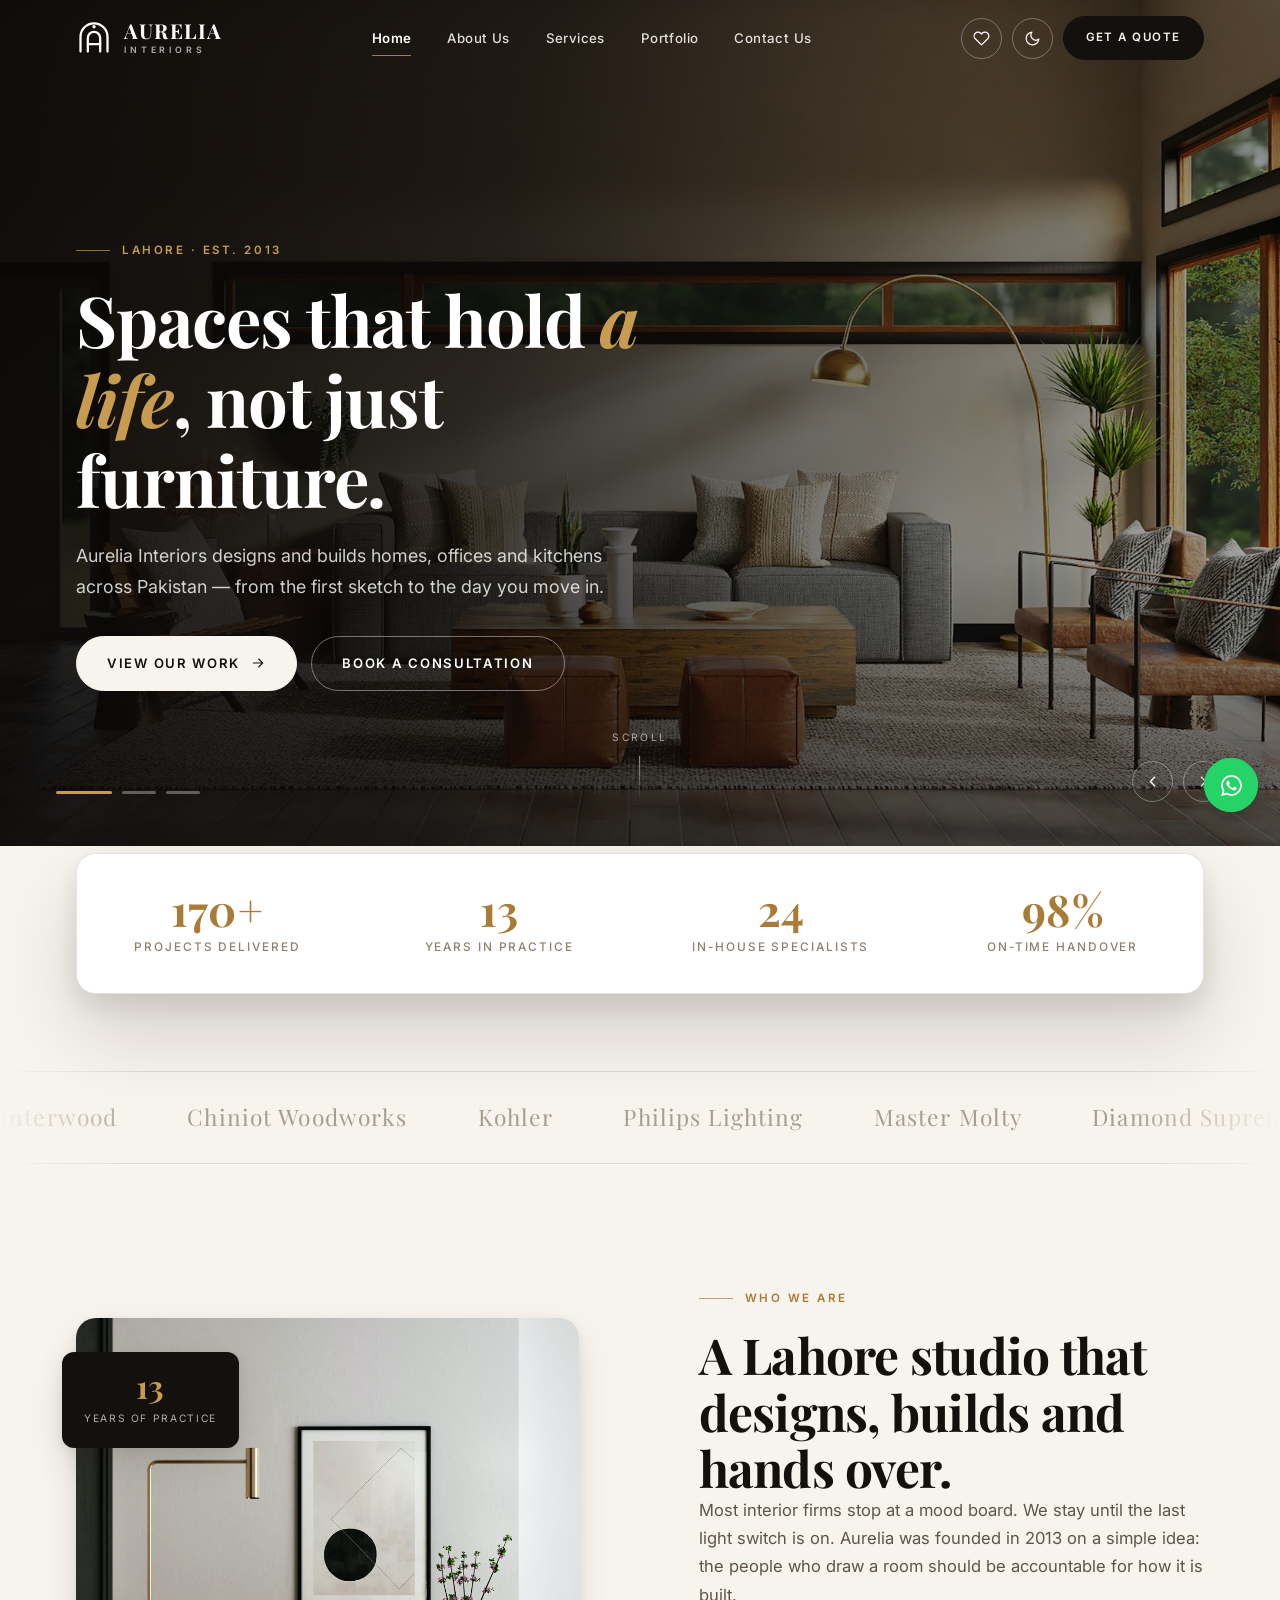
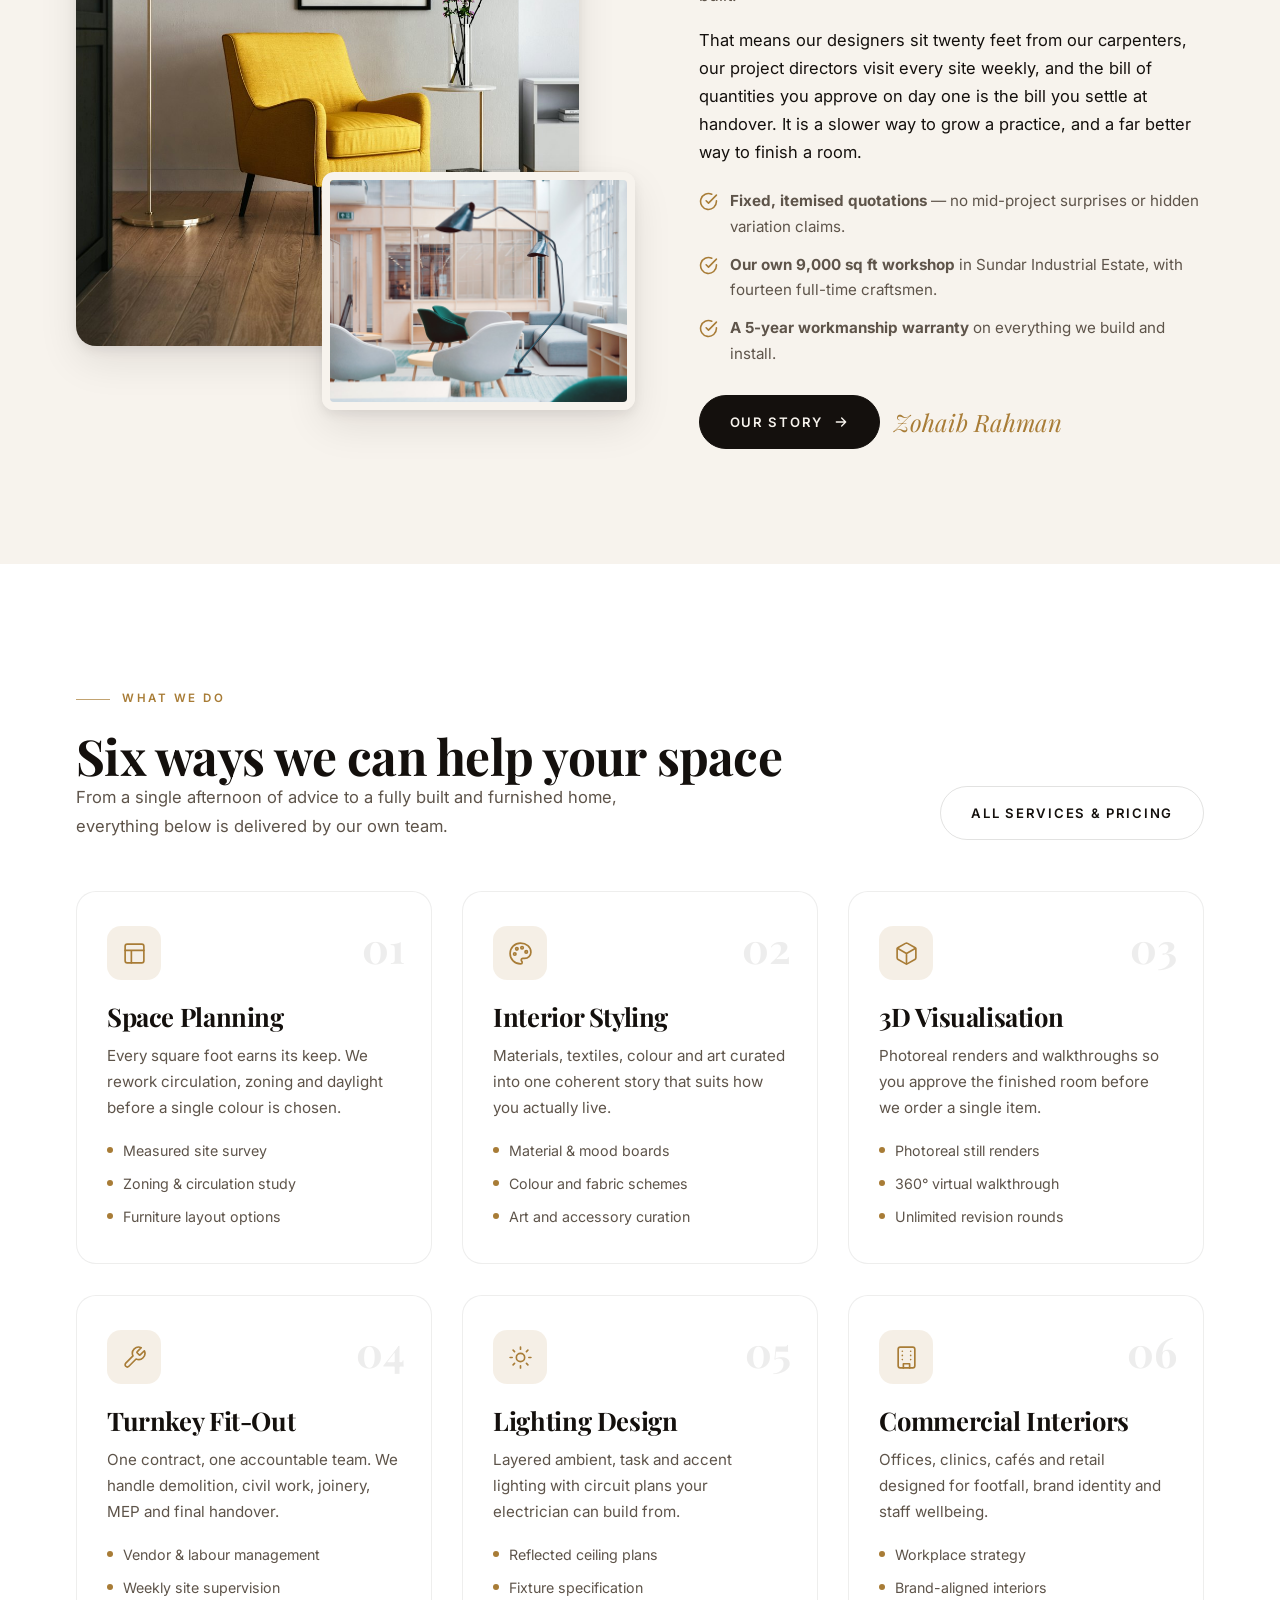
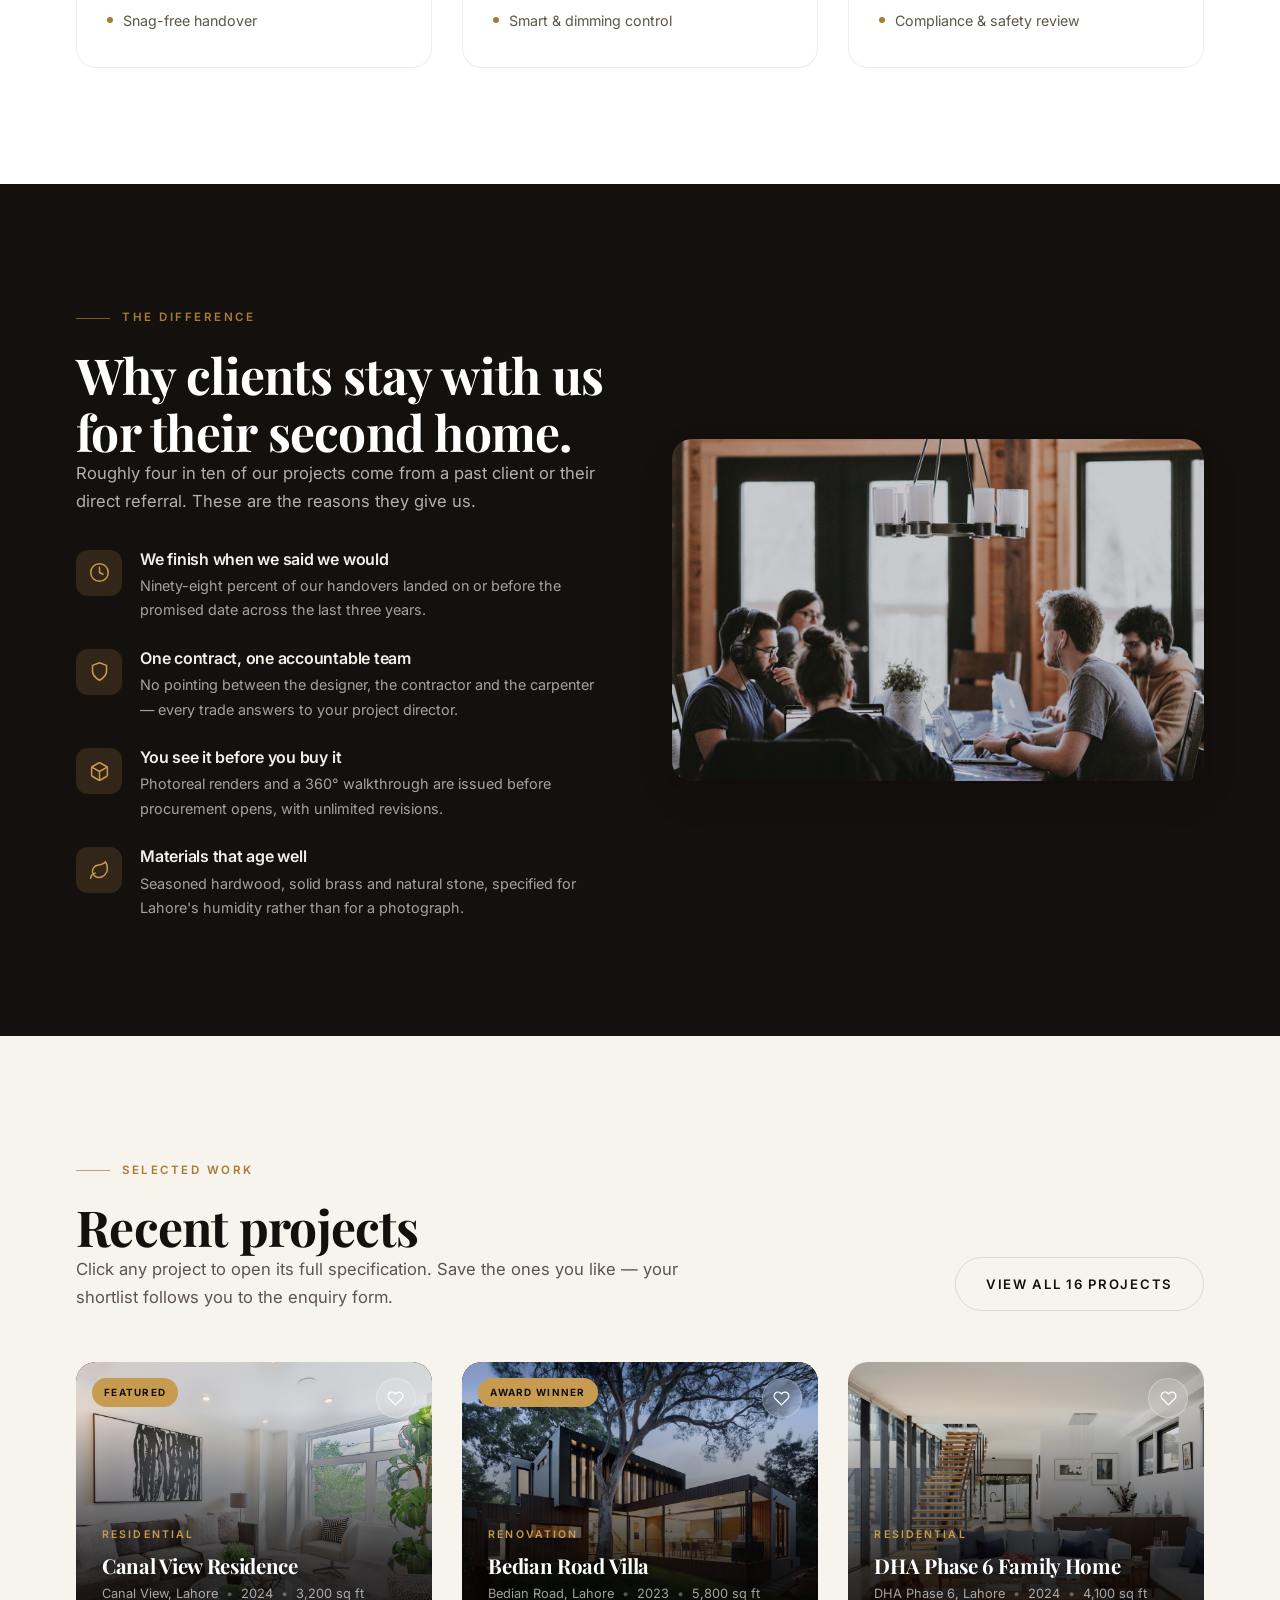
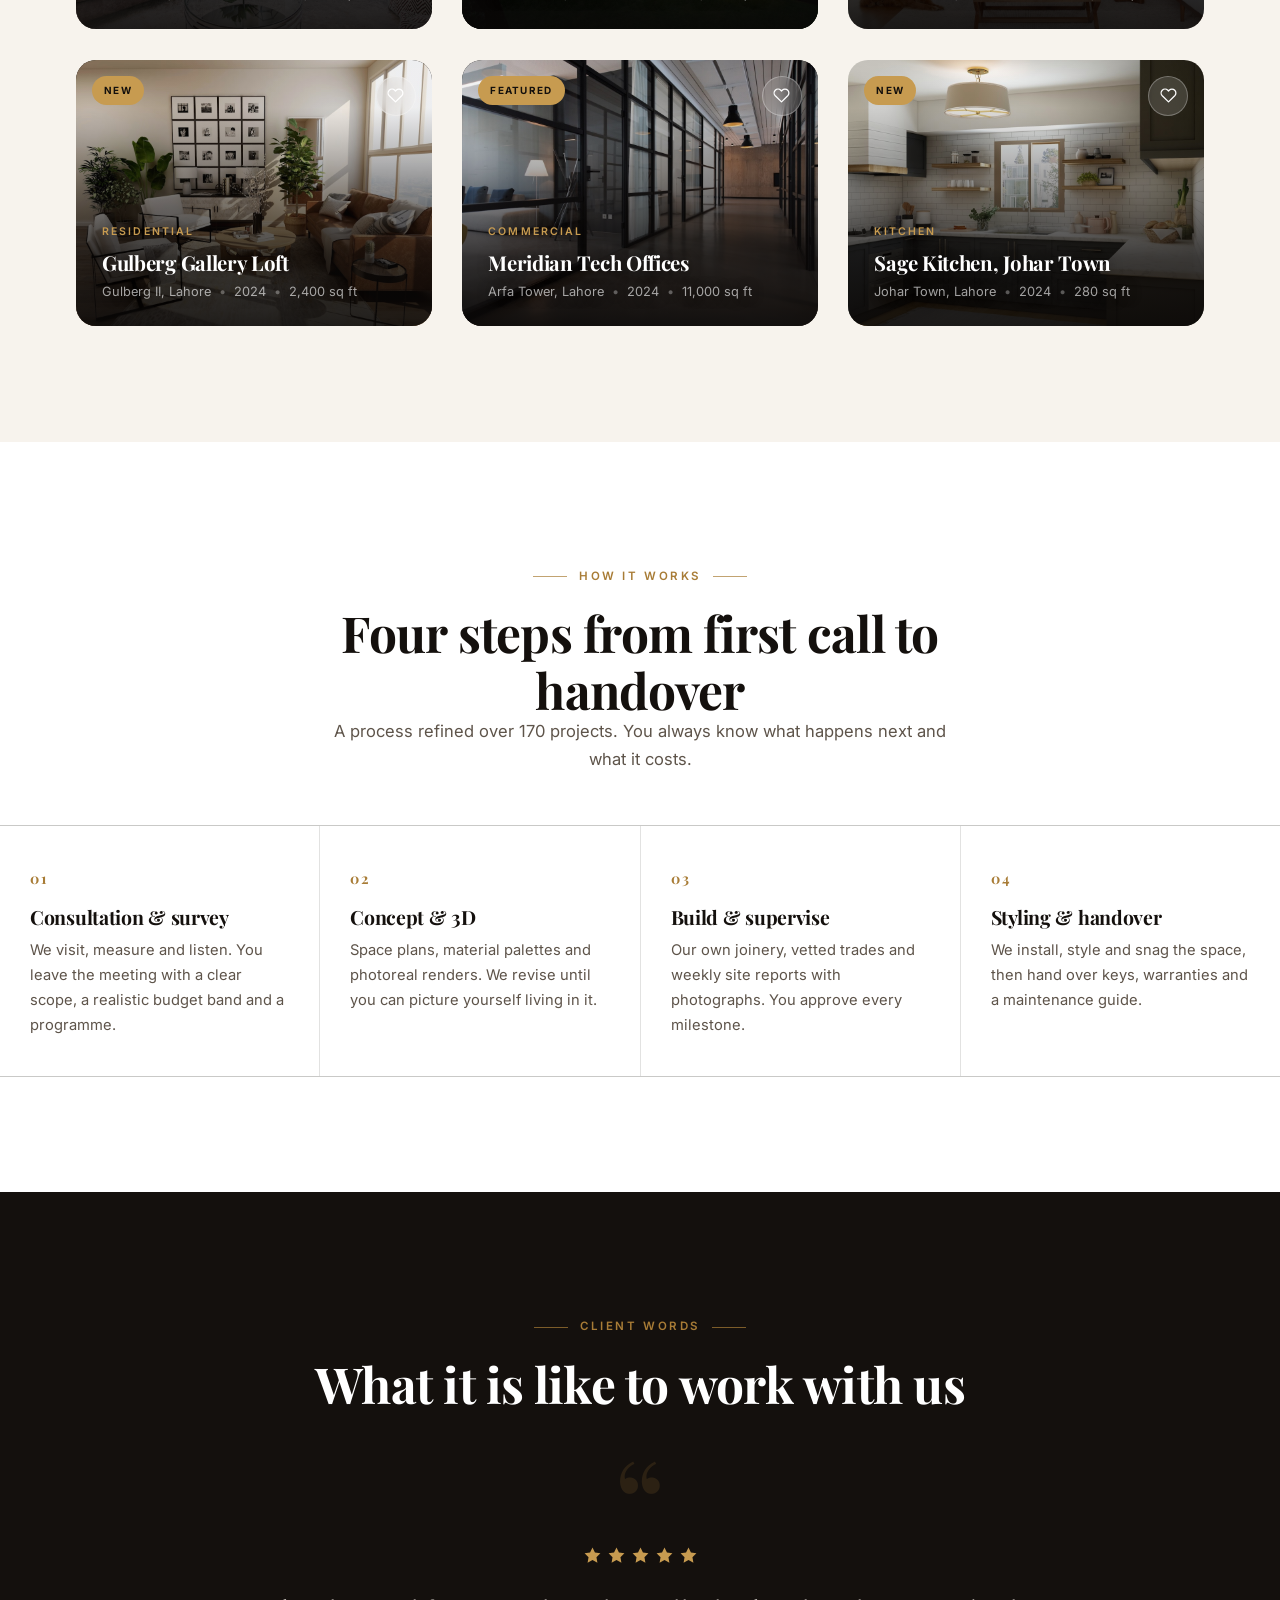
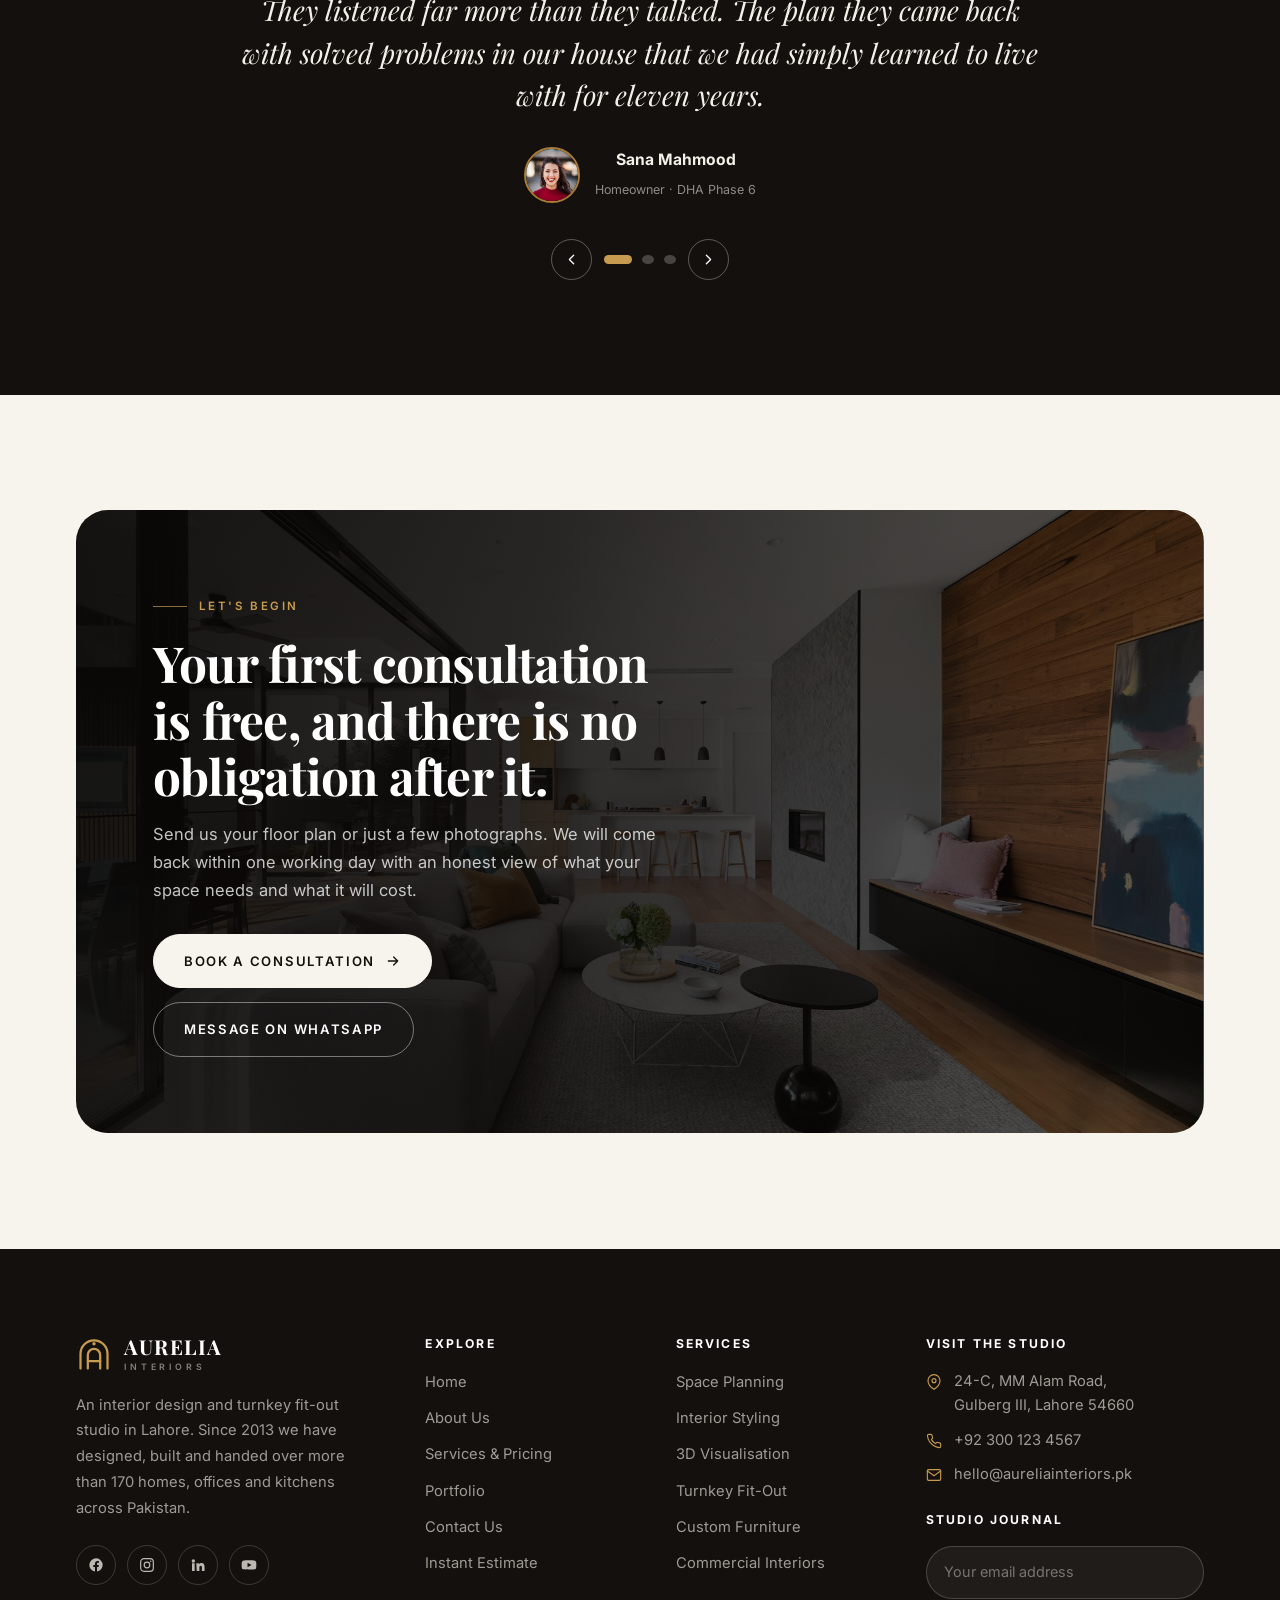
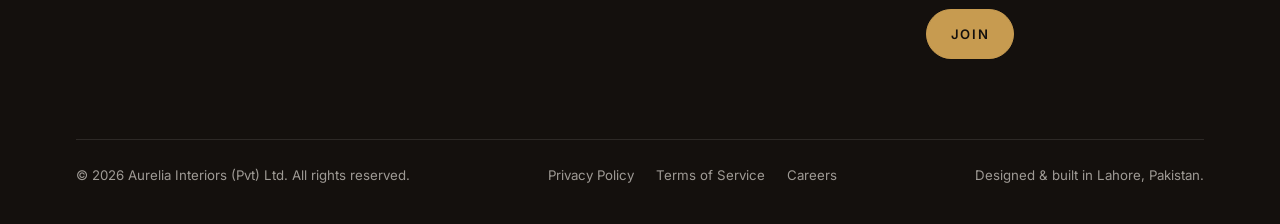
<file: index.html>
<!DOCTYPE html>
<html lang="en" data-theme="light">
<head>
<meta charset="UTF-8">
<meta name="viewport" content="width=device-width, initial-scale=1.0">
<title>Interior Design &amp; Fit-Out Studio in Lahore | Aurelia Interiors — Lahore</title>
<meta name="description" content="Aurelia Interiors designs and builds homes, offices and kitchens across Pakistan. Space planning, 3D visualisation, custom furniture and turnkey fit-out from a single Lahore studio.">
<meta name="author" content="Aurelia Interiors">
<meta name="theme-color" content="#14100D">
<meta property="og:title" content="Interior Design &amp; Fit-Out Studio in Lahore | Aurelia Interiors">
<meta property="og:description" content="Aurelia Interiors designs and builds homes, offices and kitchens across Pakistan. Space planning, 3D visualisation, custom furniture and turnkey fit-out from a single Lahore studio.">
<meta property="og:type" content="website">
<link rel="icon" type="image/svg+xml" href="assets/favicon.svg">
<link rel="preconnect" href="https://fonts.googleapis.com">
<link rel="preconnect" href="https://fonts.gstatic.com" crossorigin>
<link href="https://fonts.googleapis.com/css2?family=Playfair+Display:ital,wght@0,500;0,600;0,700;1,500;1,600&family=Inter:wght@400;500;600;700&display=swap" rel="stylesheet">
<link rel="stylesheet" href="css/style.css">
</head>
<body class="page-home" data-page="home">
<!-- ===== Preloader ===== -->
<div class="preloader" id="preloader">
  <div class="pl-inner">
    <svg viewBox="0 0 64 64" fill="none" stroke-width="4" stroke-linecap="round" aria-hidden="true">
      <path d="M8 56V30a24 24 0 0 1 48 0v26"/><path d="M21 56V32a11 11 0 0 1 22 0v24"/><path d="M21 43h22"/>
    </svg>
    <b>AURELIA</b>
    <div class="pl-bar"><i></i></div>
  </div>
</div>
<a class="skip-link" href="#main">Skip to main content</a>
<div class="progress-bar" id="progress" aria-hidden="true"></div>

<!-- ===== Site header ===== -->
<header class="header" id="header">
  <div class="wrap header__inner">
    <a class="logo" href="index.html" aria-label="Aurelia Interiors — home">
      <svg class="logo__mark" viewBox="0 0 64 64" fill="none" stroke-width="4" stroke-linecap="round" aria-hidden="true">
          <path d="M8 56V30a24 24 0 0 1 48 0v26"/><path d="M21 56V32a11 11 0 0 1 22 0v24"/><path d="M21 43h22"/>
          <circle cx="32" cy="12" r="3" stroke="none"/></svg>
      <span class="logo__txt">
        <span class="logo__name">AURELIA</span>
        <span class="logo__sub">INTERIORS</span>
      </span>
    </a>

    <nav class="nav" aria-label="Primary">
      <a class="nav__link" href="index.html">Home</a>
      <a class="nav__link" href="about.html">About Us</a>
      <a class="nav__link" href="services.html">Services</a>
      <a class="nav__link" href="portfolio.html">Portfolio</a>
      <a class="nav__link" href="contact.html">Contact Us</a>
    </nav>

    <div class="header__actions">
      <a class="icon-btn" href="portfolio.html" aria-label="Your shortlisted projects">
        <svg viewBox="0 0 24 24" fill="none" stroke="currentColor" stroke-width="1.7" stroke-linecap="round" stroke-linejoin="round"><path d="M20.8 4.6a5.5 5.5 0 0 0-7.8 0L12 5.7l-1-1.1a5.5 5.5 0 0 0-7.8 7.8l1.1 1L12 21l7.7-7.6 1.1-1a5.5 5.5 0 0 0 0-7.8z"/></svg>
        <span class="icon-btn__badge" data-fav-count>0</span>
      </a>
      <button class="icon-btn theme-toggle" type="button" aria-label="Switch between light and dark theme">
        <svg class="moon" viewBox="0 0 24 24" fill="none" stroke="currentColor" stroke-width="1.7" stroke-linecap="round" stroke-linejoin="round"><path d="M21 12.8A9 9 0 1 1 11.2 3a7 7 0 0 0 9.8 9.8z"/></svg>
        <svg class="sun" viewBox="0 0 24 24" fill="none" stroke="currentColor" stroke-width="1.7" stroke-linecap="round" stroke-linejoin="round"><circle cx="12" cy="12" r="4"/><path d="M12 2v2M12 20v2M4.9 4.9l1.4 1.4M17.7 17.7l1.4 1.4M2 12h2M20 12h2M6.3 17.7l-1.4 1.4M19.1 4.9l-1.4 1.4"/></svg>
      </button>
      <a class="btn btn--sm" href="contact.html"><span>Get a quote</span></a>
      <button class="burger" id="burger" type="button" aria-label="Open navigation menu" aria-expanded="false" aria-controls="drawer">
        <span></span><span></span><span></span>
      </button>
    </div>
  </div>
</header>

<!-- ===== Mobile drawer ===== -->
<nav class="drawer" id="drawer" aria-label="Mobile">
  <a class="drawer__link" href="index.html">Home</a>
  <a class="drawer__link" href="about.html">About Us</a>
  <a class="drawer__link" href="services.html">Services</a>
  <a class="drawer__link" href="portfolio.html">Portfolio</a>
  <a class="drawer__link" href="contact.html">Contact Us</a>
  <div class="drawer__foot">
    <a class="btn btn--accent" href="contact.html"><span>Book a consultation</span></a>
    <a class="btn btn--ghost" data-wa href="#"><span>WhatsApp us</span></a>
  </div>
</nav>

<main id="main">

  <!-- ============ HERO SLIDER ============ -->
  <section class="hero" id="heroSlider" aria-label="Featured introduction">
    <div class="hero__media" id="heroMedia"></div>
    <div class="hero__inner">
      <div class="wrap">
        <div class="hero__content" id="heroPanel"></div>
      </div>
    </div>
    <div class="hero__dots" id="heroDots"></div>
    <div class="hero__ctrl">
      <button class="icon-btn" id="heroPrev" type="button" aria-label="Previous slide"><svg viewBox="0 0 24 24" fill="none" stroke="currentColor" stroke-width="1.8" stroke-linecap="round" stroke-linejoin="round"><path d="M15 18l-6-6 6-6"/></svg></button>
      <button class="icon-btn" id="heroNext" type="button" aria-label="Next slide"><svg viewBox="0 0 24 24" fill="none" stroke="currentColor" stroke-width="1.8" stroke-linecap="round" stroke-linejoin="round"><path d="M9 18l6-6-6-6"/></svg></button>
    </div>
    <span class="scroll-cue">Scroll<i></i></span>
  </section>

  <!-- ============ KEY NUMBERS ============ -->
  <section class="section section--tight" aria-label="Studio at a glance">
    <div class="wrap">
      <div class="stats stats--onhero" data-reveal>
        <div class="stat"><span class="stat__num"><span data-count="170">0</span>+</span><span class="stat__label">Projects delivered</span></div>
        <div class="stat"><span class="stat__num"><span data-count="13">0</span></span><span class="stat__label">Years in practice</span></div>
        <div class="stat"><span class="stat__num"><span data-count="24">0</span></span><span class="stat__label">In-house specialists</span></div>
        <div class="stat"><span class="stat__num"><span data-count="98">0</span>%</span><span class="stat__label">On-time handover</span></div>
      </div>
    </div>
  </section>

  <!-- ============ PARTNER MARQUEE ============ -->
  <div class="marquee" aria-label="Brands and suppliers we work with">
    <div class="marquee__track">
      <span>Interwood</span><span>Chiniot Woodworks</span><span>Kohler</span><span>Philips Lighting</span><span>Master Molty</span><span>Diamond Supreme</span><span>Grohe</span><span>Habitt</span>
      <span>Interwood</span><span>Chiniot Woodworks</span><span>Kohler</span><span>Philips Lighting</span><span>Master Molty</span><span>Diamond Supreme</span><span>Grohe</span><span>Habitt</span>
    </div>
  </div>

  <!-- ============ ABOUT INTRO ============ -->
  <section class="section">
    <div class="wrap split split--wide">
      <div class="split__media" data-reveal>
        <div class="collage">
          <div class="collage__a"><img src="assets/img/detail-chair.jpg" alt="A mustard armchair and brass floor lamp in a styled corner of a Lahore apartment" loading="lazy"></div>
          <div class="collage__b"><img src="assets/img/about-studio.jpg" alt="The Aurelia Interiors studio lounge with soft seating and daylight" loading="lazy"></div>
          <div class="collage__badge"><b>13</b><span>Years of practice</span></div>
        </div>
      </div>
      <div data-reveal data-delay="1">
        <span class="eyebrow">Who we are</span>
        <h2>A Lahore studio that designs, builds and hands over.</h2>
        <p class="lede">Most interior firms stop at a mood board. We stay until the last light switch is on. Aurelia was founded in 2013 on a simple idea: the people who draw a room should be accountable for how it is built.</p>
        <p>That means our designers sit twenty feet from our carpenters, our project directors visit every site weekly, and the bill of quantities you approve on day one is the bill you settle at handover. It is a slower way to grow a practice, and a far better way to finish a room.</p>
        <ul class="checklist">
          <li><svg viewBox="0 0 24 24" fill="none" stroke="currentColor" stroke-width="2" stroke-linecap="round" stroke-linejoin="round"><path d="M22 11.1V12a10 10 0 1 1-5.9-9.1"/><path d="M22 4L12 14.01l-3-3"/></svg><span><strong>Fixed, itemised quotations</strong> — no mid-project surprises or hidden variation claims.</span></li>
          <li><svg viewBox="0 0 24 24" fill="none" stroke="currentColor" stroke-width="2" stroke-linecap="round" stroke-linejoin="round"><path d="M22 11.1V12a10 10 0 1 1-5.9-9.1"/><path d="M22 4L12 14.01l-3-3"/></svg><span><strong>Our own 9,000 sq ft workshop</strong> in Sundar Industrial Estate, with fourteen full-time craftsmen.</span></li>
          <li><svg viewBox="0 0 24 24" fill="none" stroke="currentColor" stroke-width="2" stroke-linecap="round" stroke-linejoin="round"><path d="M22 11.1V12a10 10 0 1 1-5.9-9.1"/><path d="M22 4L12 14.01l-3-3"/></svg><span><strong>A 5-year workmanship warranty</strong> on everything we build and install.</span></li>
        </ul>
        <div class="btn-row">
          <a class="btn" href="about.html"><span>Our story</span><svg viewBox="0 0 24 24" fill="none" stroke="currentColor" stroke-width="2" stroke-linecap="round" stroke-linejoin="round"><path d="M5 12h14M13 6l6 6-6 6"/></svg></a>
          <p class="signature" style="margin:0">Zohaib Rahman</p>
        </div>
      </div>
    </div>
  </section>

  <!-- ============ SERVICES ============ -->
  <section class="section section--alt">
    <div class="wrap">
      <div class="sec-head-row">
        <div class="sec-head">
          <span class="eyebrow">What we do</span>
          <h2>Six ways we can help your space</h2>
          <p class="lede">From a single afternoon of advice to a fully built and furnished home, everything below is delivered by our own team.</p>
        </div>
        <a class="btn btn--ghost" href="services.html"><span>All services &amp; pricing</span></a>
      </div>
      <div class="grid g-3" id="servicesGrid" data-limit="6"></div>
    </div>
  </section>

  <!-- ============ WHY US (dark) ============ -->
  <section class="section section--deep">
    <div class="wrap split">
      <div data-reveal>
        <span class="eyebrow">The difference</span>
        <h2 style="color:#fff">Why clients stay with us for their second home.</h2>
        <p class="lede">Roughly four in ten of our projects come from a past client or their direct referral. These are the reasons they give us.</p>
        <div class="grid" style="gap:26px;margin-top:34px">
          <div class="feature"><span class="feature__ico"><svg viewBox="0 0 24 24" fill="none" stroke="currentColor" stroke-width="1.7" stroke-linecap="round" stroke-linejoin="round"><circle cx="12" cy="12" r="10"/><path d="M12 6v6l4 2"/></svg></span><div><h4>We finish when we said we would</h4><p>Ninety-eight percent of our handovers landed on or before the promised date across the last three years.</p></div></div>
          <div class="feature"><span class="feature__ico"><svg viewBox="0 0 24 24" fill="none" stroke="currentColor" stroke-width="1.7" stroke-linecap="round" stroke-linejoin="round"><path d="M12 22s8-4 8-10V5l-8-3-8 3v7c0 6 8 10 8 10z"/></svg></span><div><h4>One contract, one accountable team</h4><p>No pointing between the designer, the contractor and the carpenter — every trade answers to your project director.</p></div></div>
          <div class="feature"><span class="feature__ico"><svg viewBox="0 0 24 24" fill="none" stroke="currentColor" stroke-width="1.7" stroke-linecap="round" stroke-linejoin="round"><path d="M21 16V8a2 2 0 0 0-1-1.73l-7-4a2 2 0 0 0-2 0l-7 4A2 2 0 0 0 3 8v8a2 2 0 0 0 1 1.73l7 4a2 2 0 0 0 2 0l7-4A2 2 0 0 0 21 16z"/><path d="M3.27 6.96L12 12.01l8.73-5.05M12 22.08V12"/></svg></span><div><h4>You see it before you buy it</h4><p>Photoreal renders and a 360&deg; walkthrough are issued before procurement opens, with unlimited revisions.</p></div></div>
          <div class="feature"><span class="feature__ico"><svg viewBox="0 0 24 24" fill="none" stroke="currentColor" stroke-width="1.7" stroke-linecap="round" stroke-linejoin="round"><path d="M11 20A7 7 0 0 1 9.8 6.1C15.5 5 17 4.48 19 2c1 2 2 4.18 2 8 0 5.5-4.78 10-10 10z"/><path d="M2 21c0-3 1.85-5.36 5.08-6"/></svg></span><div><h4>Materials that age well</h4><p>Seasoned hardwood, solid brass and natural stone, specified for Lahore's humidity rather than for a photograph.</p></div></div>
        </div>
      </div>
      <div class="split__media" data-reveal data-delay="2">
        <div class="img-frame"><img src="assets/img/about-team.jpg" alt="The Aurelia Interiors team reviewing drawings around a studio table" loading="lazy"></div>
      </div>
    </div>
  </section>

  <!-- ============ FEATURED PROJECTS ============ -->
  <section class="section">
    <div class="wrap">
      <div class="sec-head-row">
        <div class="sec-head">
          <span class="eyebrow">Selected work</span>
          <h2>Recent projects</h2>
          <p class="lede">Click any project to open its full specification. Save the ones you like &mdash; your shortlist follows you to the enquiry form.</p>
        </div>
        <a class="btn btn--ghost" href="portfolio.html"><span>View all 16 projects</span></a>
      </div>
      <div class="grid g-3" id="projectsGrid" data-mode="featured"></div>
    </div>
  </section>

  <!-- ============ PROCESS ============ -->
  <section class="section section--alt">
    <div class="wrap">
      <div class="sec-head sec-head--center">
        <span class="eyebrow eyebrow--center">How it works</span>
        <h2>Four steps from first call to handover</h2>
        <p class="lede">A process refined over 170 projects. You always know what happens next and what it costs.</p>
      </div>
    </div>
    <div class="steps g-4" style="display:grid;grid-template-columns:repeat(4,1fr)">
      <article class="step" data-reveal><span class="step__n"></span><h3>Consultation &amp; survey</h3><p>We visit, measure and listen. You leave the meeting with a clear scope, a realistic budget band and a programme.</p></article>
      <article class="step" data-reveal data-delay="1"><span class="step__n"></span><h3>Concept &amp; 3D</h3><p>Space plans, material palettes and photoreal renders. We revise until you can picture yourself living in it.</p></article>
      <article class="step" data-reveal data-delay="2"><span class="step__n"></span><h3>Build &amp; supervise</h3><p>Our own joinery, vetted trades and weekly site reports with photographs. You approve every milestone.</p></article>
      <article class="step" data-reveal data-delay="3"><span class="step__n"></span><h3>Styling &amp; handover</h3><p>We install, style and snag the space, then hand over keys, warranties and a maintenance guide.</p></article>
    </div>
  </section>

  <!-- ============ TESTIMONIALS ============ -->
  <section class="section section--deep">
    <div class="wrap">
      <div class="sec-head sec-head--center">
        <span class="eyebrow eyebrow--center">Client words</span>
        <h2 style="color:#fff">What it is like to work with us</h2>
      </div>
      <div class="quotes">
        <span class="quote-mark" aria-hidden="true">&ldquo;</span>
        <div id="quotes"></div>
        <div class="quotes__nav">
          <button class="icon-btn" id="quotePrev" type="button" aria-label="Previous testimonial" style="--nav-fg:#fff;--nav-bd:rgba(255,255,255,.3)"><svg viewBox="0 0 24 24" fill="none" stroke="currentColor" stroke-width="1.8" stroke-linecap="round" stroke-linejoin="round"><path d="M15 18l-6-6 6-6"/></svg></button>
          <div id="quotesNav" style="display:flex;gap:10px;align-items:center"></div>
          <button class="icon-btn" id="quoteNext" type="button" aria-label="Next testimonial" style="--nav-fg:#fff;--nav-bd:rgba(255,255,255,.3)"><svg viewBox="0 0 24 24" fill="none" stroke="currentColor" stroke-width="1.8" stroke-linecap="round" stroke-linejoin="round"><path d="M9 18l6-6-6-6"/></svg></button>
        </div>
      </div>
    </div>
  </section>

  <!-- ============ CTA ============ -->
  <section class="section">
    <div class="wrap">
      <div class="cta" data-reveal>
        <img src="assets/img/hero-2.jpg" alt="">
        <div class="cta__body">
          <span class="eyebrow" style="color:var(--brass-2)">Let's begin</span>
          <h2>Your first consultation is free, and there is no obligation after it.</h2>
          <p>Send us your floor plan or just a few photographs. We will come back within one working day with an honest view of what your space needs and what it will cost.</p>
          <div class="btn-row">
            <a class="btn btn--light" href="contact.html"><span>Book a consultation</span><svg viewBox="0 0 24 24" fill="none" stroke="currentColor" stroke-width="2" stroke-linecap="round" stroke-linejoin="round"><path d="M5 12h14M13 6l6 6-6 6"/></svg></a>
            <a class="btn btn--outline-light" data-wa href="#"><span>Message on WhatsApp</span></a>
          </div>
        </div>
      </div>
    </div>
  </section>

</main>
<!-- ===== Footer ===== -->
<footer class="footer">
  <div class="wrap">
    <div class="footer__top">
      <div>
        <a class="logo" href="index.html" aria-label="Aurelia Interiors — home">
          <svg class="logo__mark" viewBox="0 0 64 64" fill="none" stroke-width="4" stroke-linecap="round" aria-hidden="true">
          <path d="M8 56V30a24 24 0 0 1 48 0v26"/><path d="M21 56V32a11 11 0 0 1 22 0v24"/><path d="M21 43h22"/>
          <circle cx="32" cy="12" r="3" stroke="none"/></svg>
          <span class="logo__txt"><span class="logo__name">AURELIA</span><span class="logo__sub">INTERIORS</span></span>
        </a>
        <p class="footer__about">An interior design and turnkey fit-out studio in Lahore. Since 2013 we have designed, built and handed over more than 170 homes, offices and kitchens across Pakistan.</p>
        <div class="socials">
          <a href="https://www.facebook.com/" target="_blank" rel="noopener" aria-label="Aurelia Interiors on Facebook"><svg viewBox="0 0 24 24"><path fill="currentColor" d="M22 12a10 10 0 1 0-11.56 9.88v-6.99H7.9V12h2.54V9.8c0-2.5 1.49-3.89 3.77-3.89 1.09 0 2.24.2 2.24.2v2.46h-1.26c-1.24 0-1.63.77-1.63 1.56V12h2.78l-.45 2.89h-2.33v6.99A10 10 0 0 0 22 12z"/></svg></a>
          <a href="https://www.instagram.com/" target="_blank" rel="noopener" aria-label="Aurelia Interiors on Instagram"><svg viewBox="0 0 24 24" fill="none" stroke="currentColor" stroke-width="1.8"><rect x="2.5" y="2.5" width="19" height="19" rx="5"/><circle cx="12" cy="12" r="4.2"/><circle cx="17.6" cy="6.4" r="1.1" fill="currentColor" stroke="none"/></svg></a>
          <a href="https://www.linkedin.com/" target="_blank" rel="noopener" aria-label="Aurelia Interiors on LinkedIn"><svg viewBox="0 0 24 24"><path fill="currentColor" d="M4.98 3.5A2.5 2.5 0 1 0 5 8.5a2.5 2.5 0 0 0 0-5zM3 9.5h4V21H3zM9.5 9.5h3.8v1.6h.05a4.2 4.2 0 0 1 3.75-2c4 0 4.75 2.6 4.75 6V21h-4v-5.2c0-1.24-.02-2.84-1.75-2.84-1.76 0-2.03 1.36-2.03 2.76V21h-4z"/></svg></a>
          <a href="https://www.youtube.com/" target="_blank" rel="noopener" aria-label="Aurelia Interiors on YouTube"><svg viewBox="0 0 24 24"><path fill="currentColor" d="M23 12s0-3.2-.4-4.7a2.5 2.5 0 0 0-1.8-1.8C19.3 5 12 5 12 5s-7.3 0-8.8.5a2.5 2.5 0 0 0-1.8 1.8C1 8.8 1 12 1 12s0 3.2.4 4.7c.2.9.9 1.6 1.8 1.8 1.5.5 8.8.5 8.8.5s7.3 0 8.8-.5a2.5 2.5 0 0 0 1.8-1.8C23 15.2 23 12 23 12zM9.8 15.3V8.7l6 3.3-6 3.3z"/></svg></a>
        </div>
      </div>

      <div>
        <h5>Explore</h5>
        <ul>
          <li><a href="index.html">Home</a></li>
          <li><a href="about.html">About Us</a></li>
          <li><a href="services.html">Services &amp; Pricing</a></li>
          <li><a href="portfolio.html">Portfolio</a></li>
          <li><a href="contact.html">Contact Us</a></li>
          <li><a href="services.html#estimate">Instant Estimate</a></li>
        </ul>
      </div>

      <div>
        <h5>Services</h5>
        <ul>
          <li><a href="services.html">Space Planning</a></li>
          <li><a href="services.html">Interior Styling</a></li>
          <li><a href="services.html">3D Visualisation</a></li>
          <li><a href="services.html">Turnkey Fit-Out</a></li>
          <li><a href="services.html">Custom Furniture</a></li>
          <li><a href="services.html">Commercial Interiors</a></li>
        </ul>
      </div>

      <div>
        <h5>Visit the studio</h5>
        <ul class="f-contact">
          <li><svg viewBox="0 0 24 24" fill="none" stroke="currentColor" stroke-width="1.7" stroke-linecap="round" stroke-linejoin="round"><path d="M21 10c0 7-9 13-9 13s-9-6-9-13a9 9 0 0 1 18 0z"/><circle cx="12" cy="10" r="3"/></svg><span>24-C, MM Alam Road,<br>Gulberg III, Lahore 54660</span></li>
          <li><svg viewBox="0 0 24 24" fill="none" stroke="currentColor" stroke-width="1.7" stroke-linecap="round" stroke-linejoin="round"><path d="M22 16.9v3a2 2 0 0 1-2.2 2 19.8 19.8 0 0 1-8.6-3.1 19.5 19.5 0 0 1-6-6A19.8 19.8 0 0 1 2.1 4.2 2 2 0 0 1 4.1 2h3a2 2 0 0 1 2 1.7c.1 1 .4 1.9.7 2.8a2 2 0 0 1-.5 2.1L8.1 9.9a16 16 0 0 0 6 6l1.3-1.2a2 2 0 0 1 2.1-.5c.9.3 1.8.6 2.8.7a2 2 0 0 1 1.7 2z"/></svg><a href="tel:+923001234567">+92 300 123 4567</a></li>
          <li><svg viewBox="0 0 24 24" fill="none" stroke="currentColor" stroke-width="1.7" stroke-linecap="round" stroke-linejoin="round"><rect x="2" y="4" width="20" height="16" rx="2"/><path d="M22 6l-10 7L2 6"/></svg><a href="mailto:hello@aureliainteriors.pk">hello@aureliainteriors.pk</a></li>
        </ul>
        <h5 style="margin-top:26px">Studio journal</h5>
        <form class="newsletter" novalidate>
          <input type="email" name="newsletter" placeholder="Your email address" aria-label="Email address for newsletter">
          <button class="btn" type="submit"><span>Join</span></button>
        </form>
        <p class="news-msg" role="status"></p>
      </div>
    </div>

    <div class="footer__bar">
      <p>&copy; <span data-year>2026</span> Aurelia Interiors (Pvt) Ltd. All rights reserved.</p>
      <nav aria-label="Legal">
        <a href="#">Privacy Policy</a>
        <a href="#">Terms of Service</a>
        <a href="contact.html">Careers</a>
      </nav>
      <p>Designed &amp; built in Lahore, Pakistan.</p>
    </div>
  </div>
</footer>

<!-- ===== Floating actions: WhatsApp + back to top ===== -->
<div class="floaters">
  <a class="fab fab--wa" data-wa href="#" aria-label="Chat with us on WhatsApp">
    <span class="fab__tip">Chat on WhatsApp</span>
    <svg viewBox="0 0 24 24" aria-hidden="true"><path fill="currentColor" d="M12.04 2C6.58 2 2.13 6.45 2.13 11.91c0 1.75.46 3.45 1.32 4.95L2 22l5.25-1.38a9.9 9.9 0 0 0 4.79 1.22h.01c5.46 0 9.91-4.45 9.91-9.91 0-2.65-1.03-5.14-2.9-7.01A9.82 9.82 0 0 0 12.04 2zm0 18.15h-.01a8.2 8.2 0 0 1-4.19-1.15l-.3-.18-3.12.82.83-3.04-.2-.31a8.17 8.17 0 0 1-1.26-4.38c0-4.54 3.7-8.23 8.25-8.23 2.2 0 4.27.86 5.83 2.42a8.18 8.18 0 0 1 2.41 5.82c0 4.54-3.7 8.23-8.24 8.23zm4.52-6.16c-.25-.12-1.47-.72-1.69-.81-.23-.08-.39-.12-.56.13-.16.24-.64.8-.78.97-.14.16-.29.18-.54.06-.25-.13-1.05-.39-1.99-1.23-.74-.66-1.23-1.47-1.38-1.72-.14-.25-.01-.38.11-.5.11-.11.25-.29.37-.43.13-.15.17-.25.25-.41.08-.17.04-.31-.02-.43-.06-.12-.56-1.34-.76-1.84-.2-.48-.4-.42-.56-.43h-.48c-.16 0-.43.06-.65.31-.22.25-.85.83-.85 2.03s.87 2.35.99 2.51c.12.16 1.71 2.61 4.15 3.66.58.25 1.03.4 1.38.51.58.19 1.11.16 1.53.1.47-.07 1.47-.6 1.67-1.18.21-.58.21-1.07.15-1.18-.06-.11-.22-.17-.47-.29z"/></svg>
  </a>
  <button class="fab fab--top" id="toTop" type="button" aria-label="Back to top">
    <svg viewBox="0 0 24 24" fill="none" stroke="currentColor" stroke-width="2" stroke-linecap="round" stroke-linejoin="round"><path d="M12 19V5M5 12l7-7 7 7"/></svg>
  </button>
</div>
<!-- ===== Project detail modal ===== -->
<div class="modal" id="detailModal" role="dialog" aria-modal="true" aria-label="Project details">
  <div class="modal__bd"></div>
  <div class="modal__box modal__box--wide">
    <button class="modal__x" type="button" data-close aria-label="Close">
      <svg viewBox="0 0 24 24" fill="none" stroke="currentColor" stroke-width="2" stroke-linecap="round"><path d="M18 6L6 18M6 6l12 12"/></svg>
    </button>
    <div id="detailBody"></div>
  </div>
</div>

<!-- ===== Lightbox ===== -->
<div class="lb" id="lightbox" role="dialog" aria-modal="true" aria-label="Image viewer">
  <span class="lb__count" id="lbCount">1 / 1</span>
  <button class="lb__x" id="lbClose" type="button" aria-label="Close viewer"><svg viewBox="0 0 24 24" fill="none" stroke="currentColor" stroke-width="2" stroke-linecap="round"><path d="M18 6L6 18M6 6l12 12"/></svg></button>
  <button class="lb__nav lb__prev" id="lbPrev" type="button" aria-label="Previous image"><svg viewBox="0 0 24 24" fill="none" stroke="currentColor" stroke-width="2" stroke-linecap="round" stroke-linejoin="round"><path d="M15 18l-6-6 6-6"/></svg></button>
  <img id="lbImg" src="assets/img/proj-01.jpg" alt="">
  <button class="lb__nav lb__next" id="lbNext" type="button" aria-label="Next image"><svg viewBox="0 0 24 24" fill="none" stroke="currentColor" stroke-width="2" stroke-linecap="round" stroke-linejoin="round"><path d="M9 18l6-6-6-6"/></svg></button>
  <p class="lb__cap" id="lbCap"></p>
  <p class="lb__hint">Use <kbd>&larr;</kbd><kbd>&rarr;</kbd> to browse &middot; <kbd>Esc</kbd> to close</p>
</div>
<script src="js/data.js"></script>
<script src="js/main.js"></script>
</body>
</html>
</file>
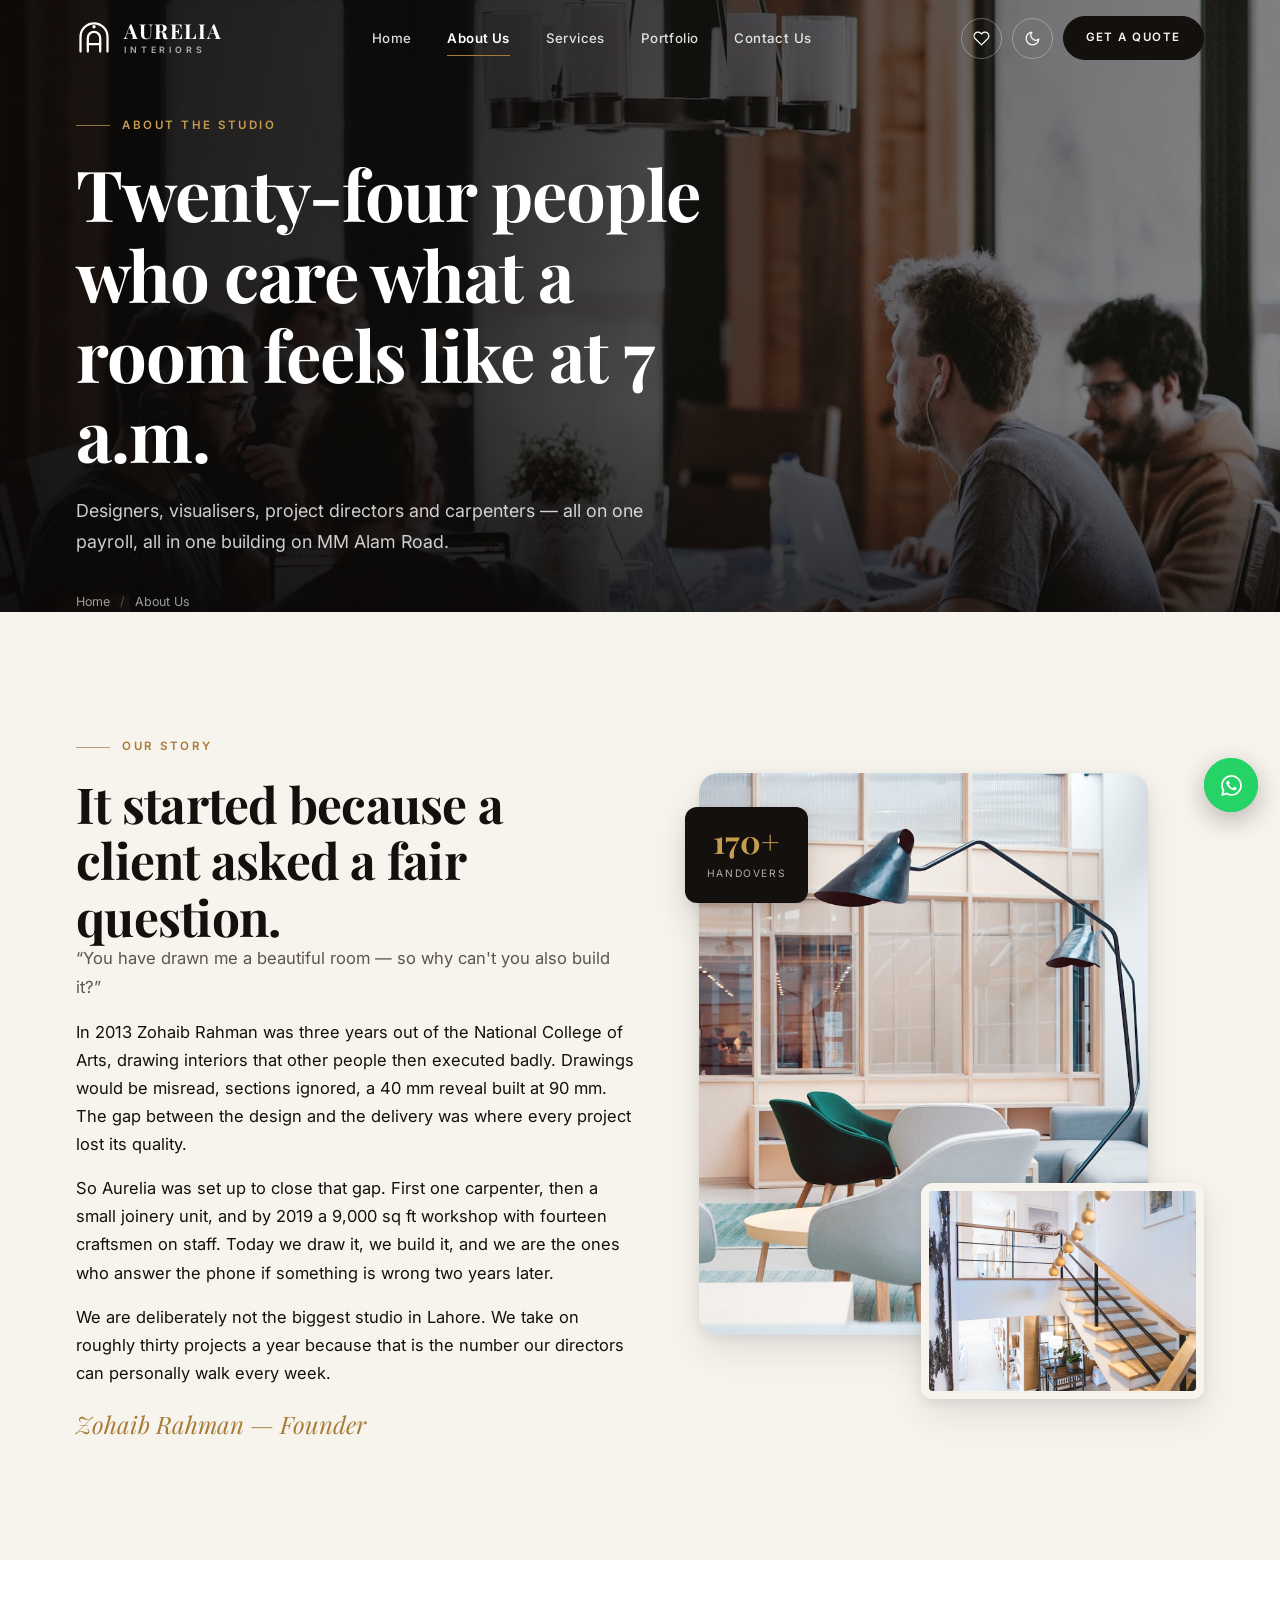
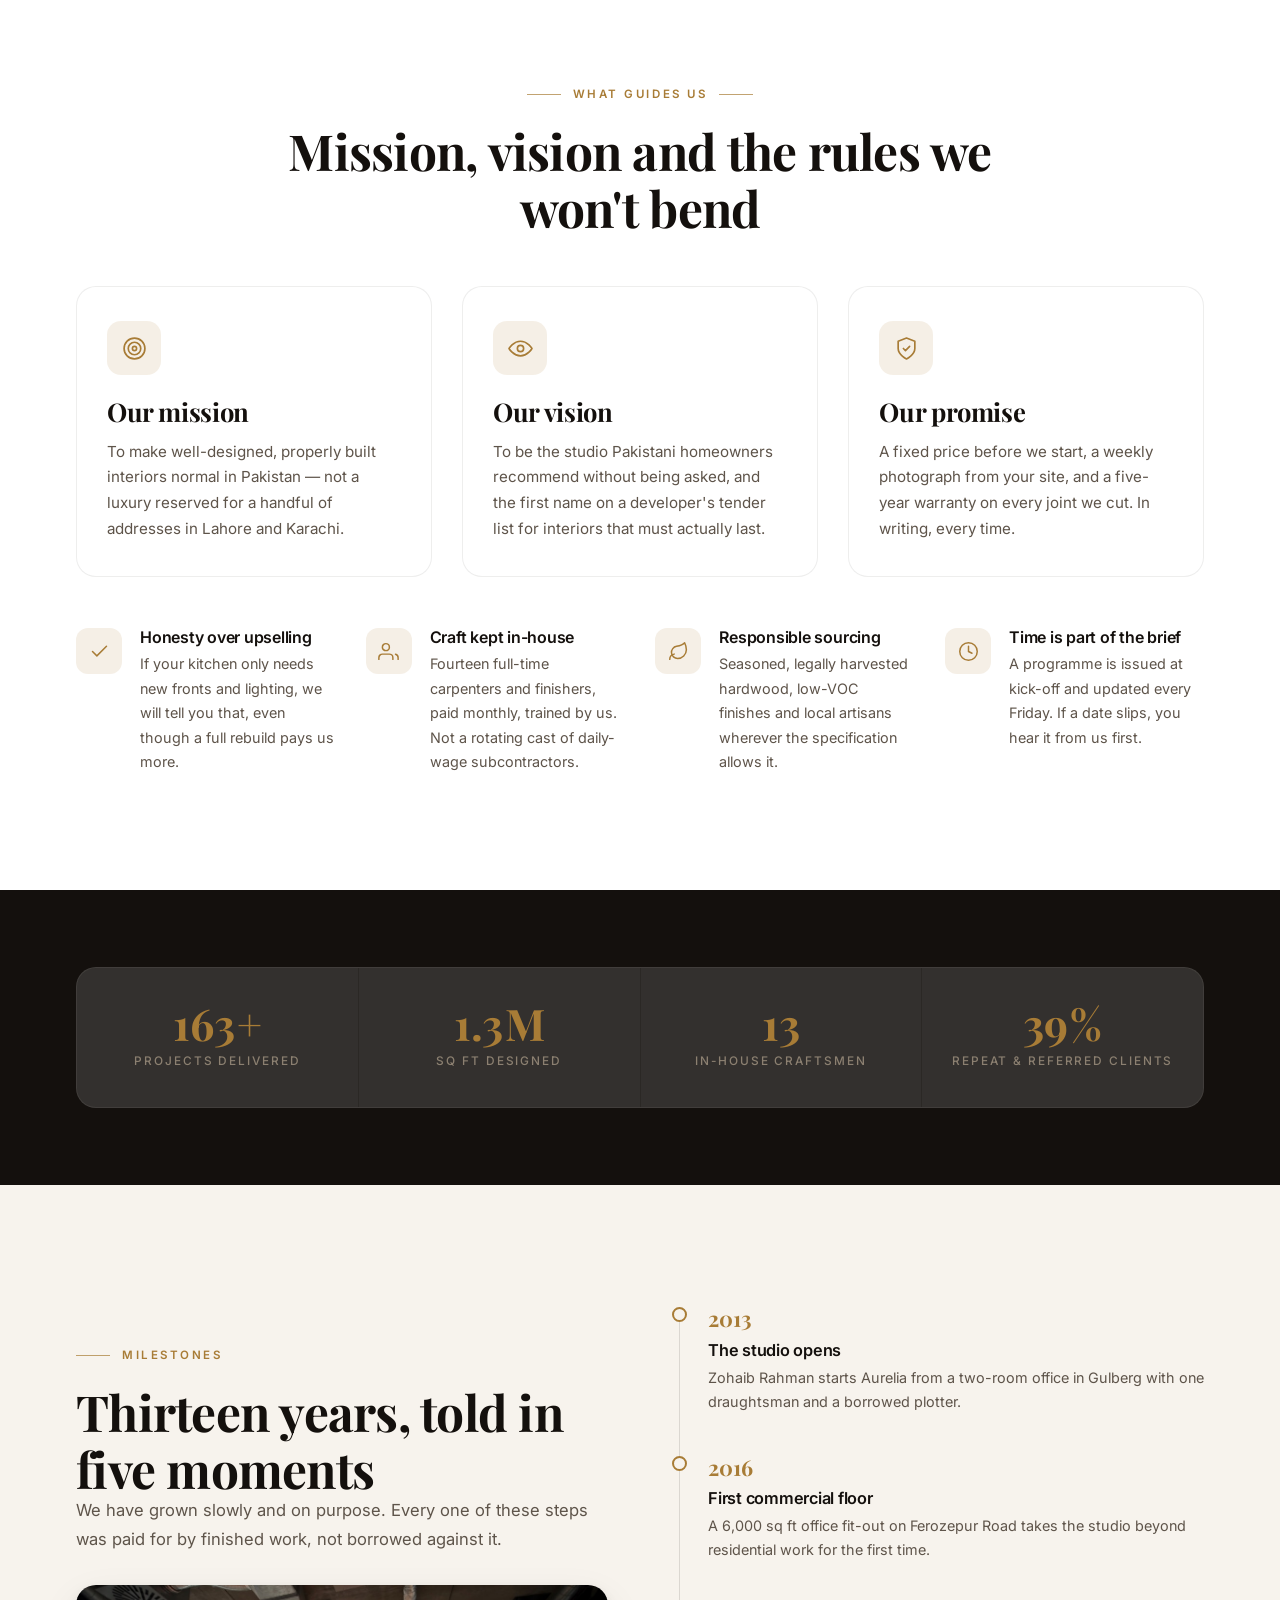
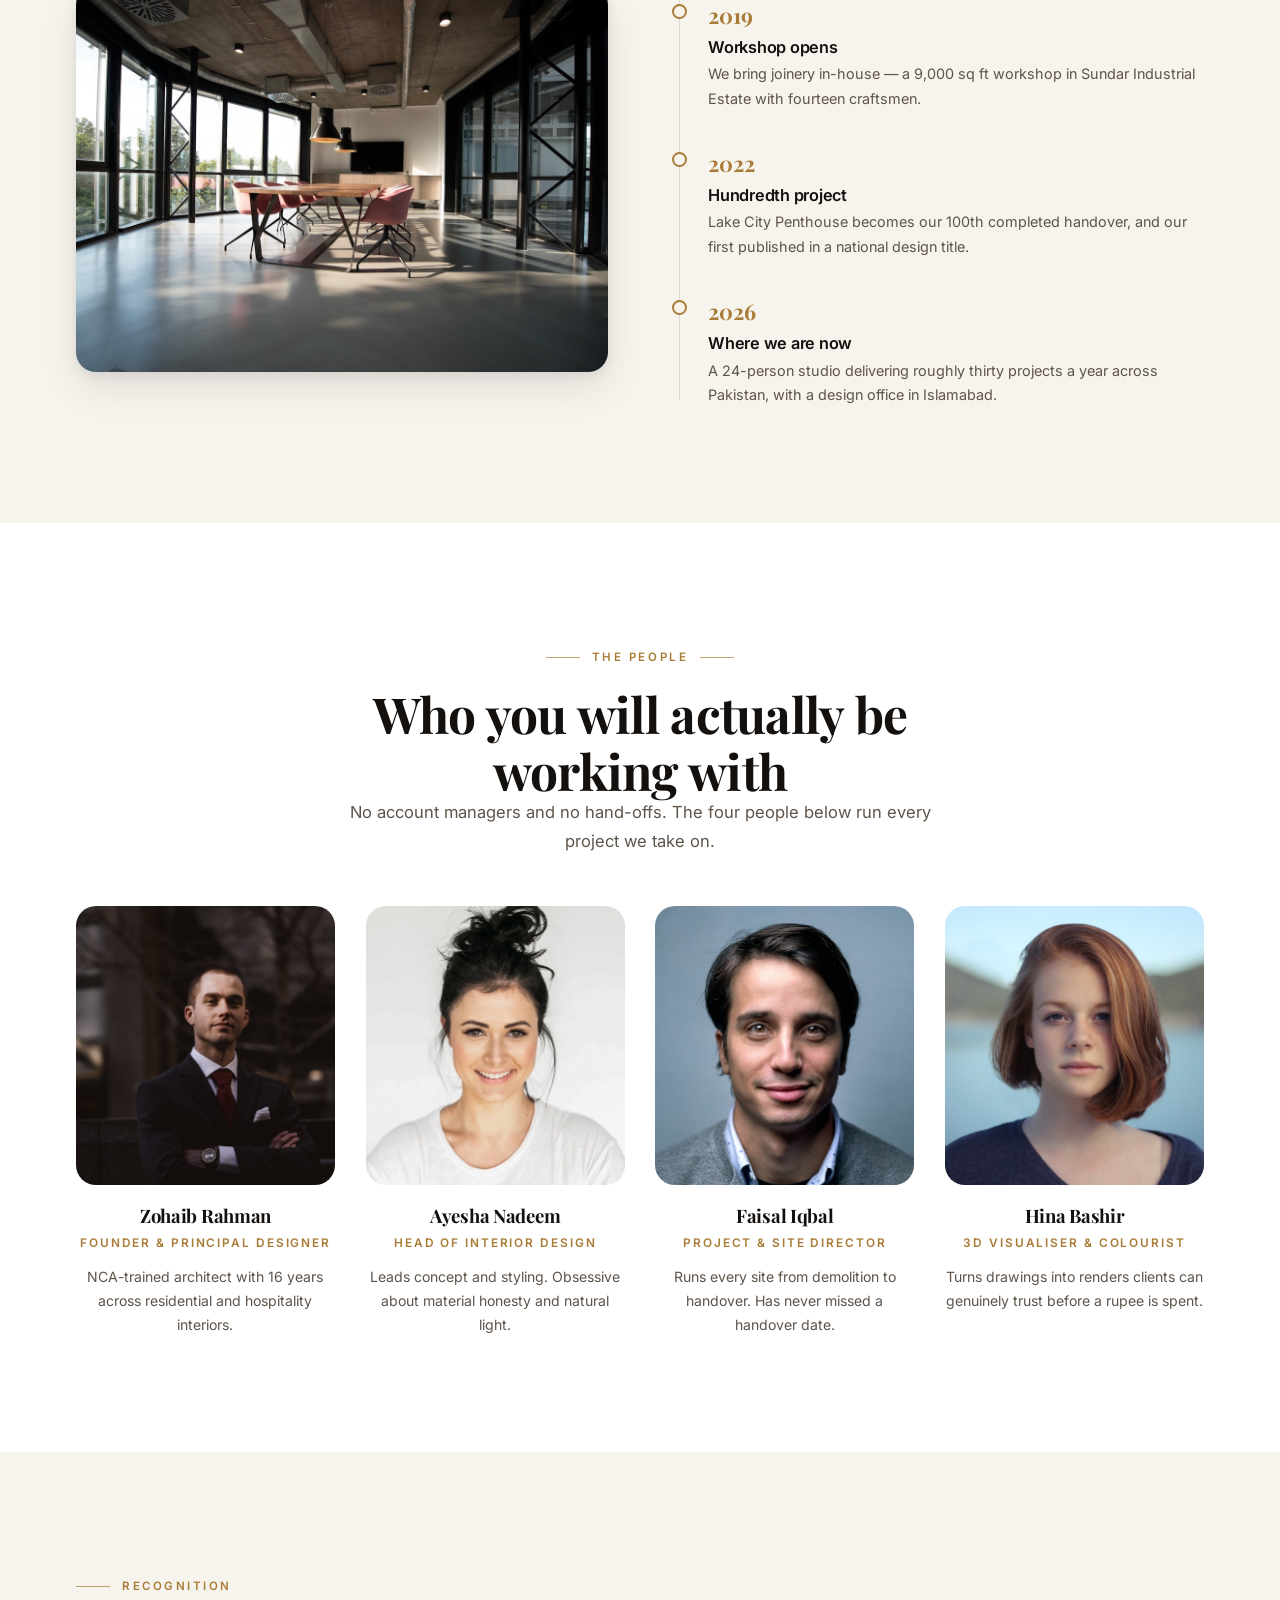
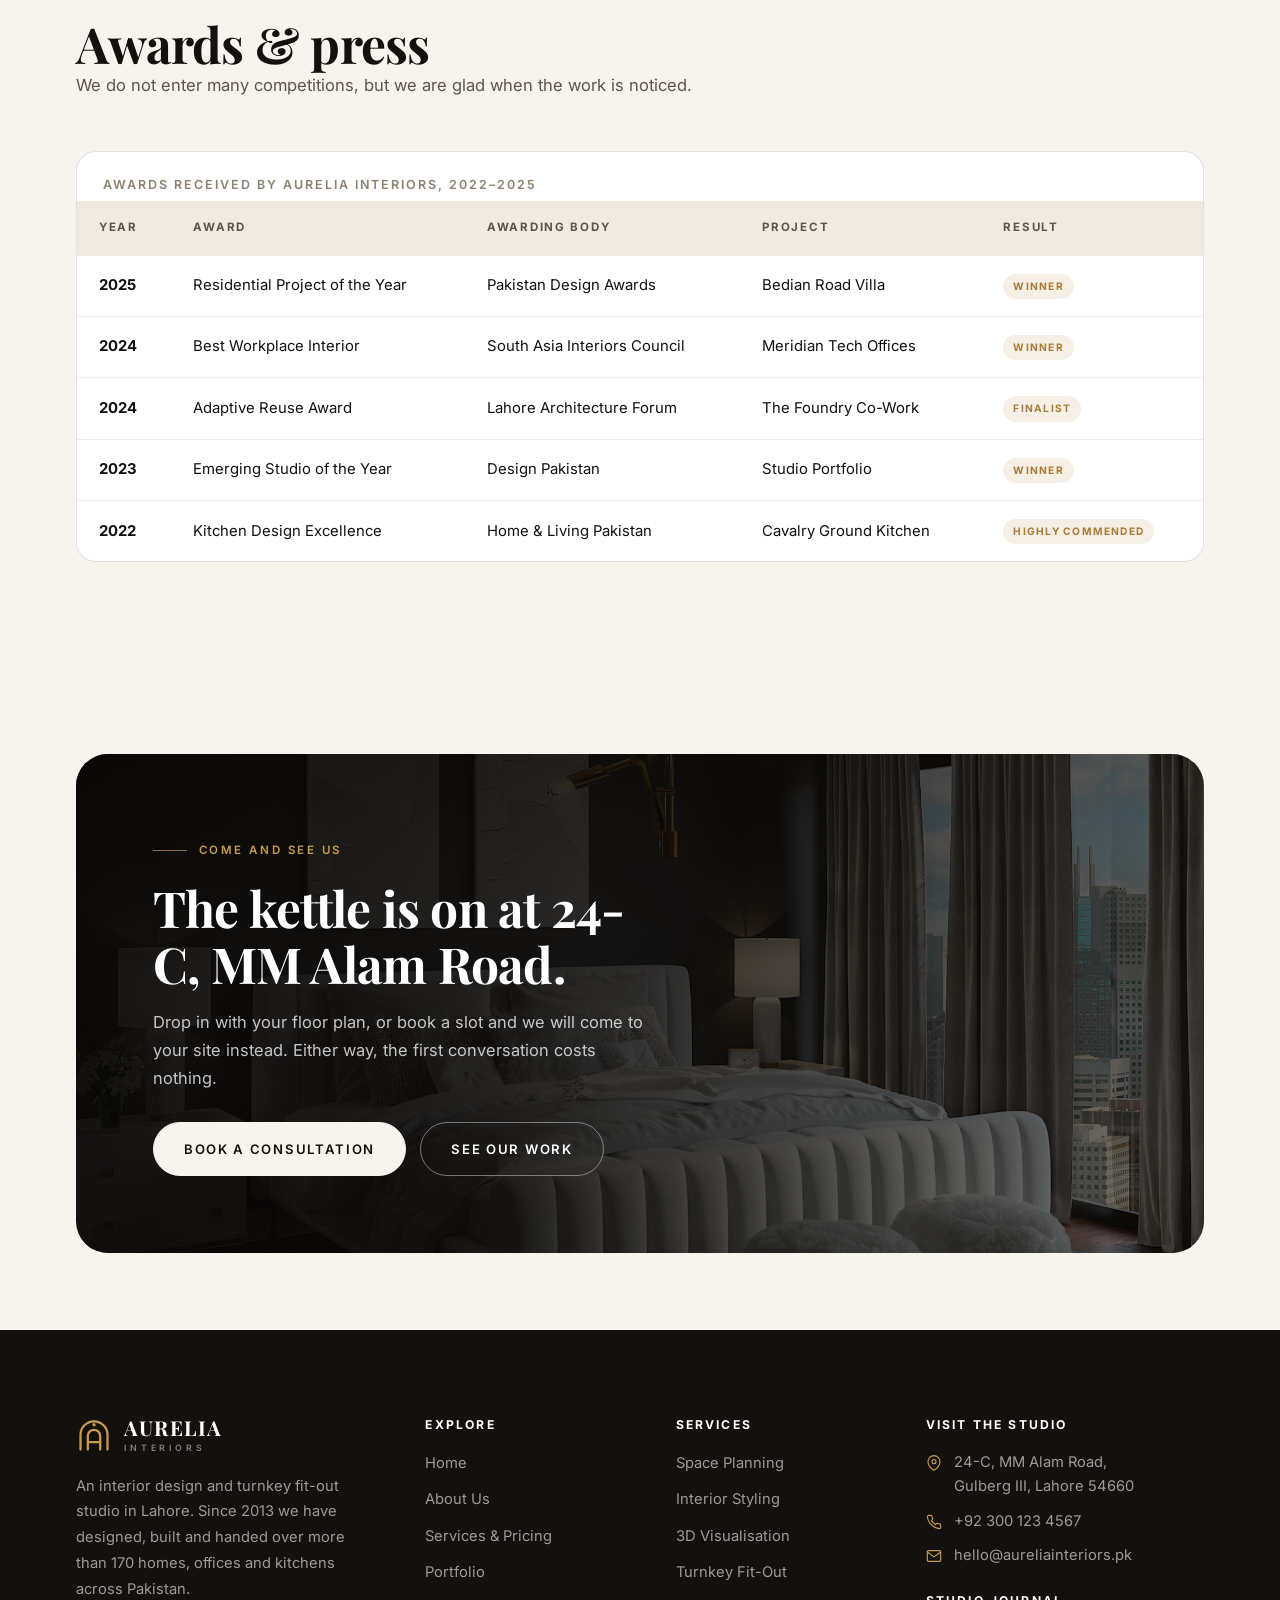
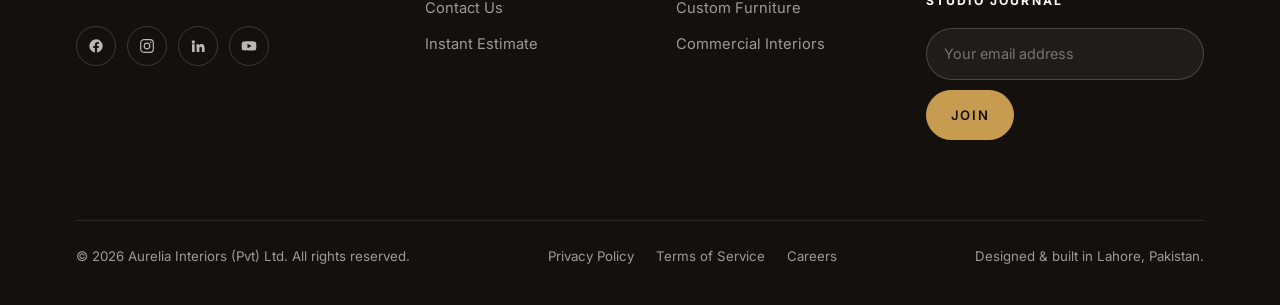
<file: about.html>
<!DOCTYPE html>
<html lang="en" data-theme="light">
<head>
<meta charset="UTF-8">
<meta name="viewport" content="width=device-width, initial-scale=1.0">
<title>About Us | Aurelia Interiors — Lahore</title>
<meta name="description" content="Meet Aurelia Interiors — a 24-person interior design and fit-out studio in Lahore, founded in 2013, with its own joinery workshop and a 5-year workmanship warranty.">
<meta name="author" content="Aurelia Interiors">
<meta name="theme-color" content="#14100D">
<meta property="og:title" content="About Us | Aurelia Interiors">
<meta property="og:description" content="Meet Aurelia Interiors — a 24-person interior design and fit-out studio in Lahore, founded in 2013, with its own joinery workshop and a 5-year workmanship warranty.">
<meta property="og:type" content="website">
<link rel="icon" type="image/svg+xml" href="assets/favicon.svg">
<link rel="preconnect" href="https://fonts.googleapis.com">
<link rel="preconnect" href="https://fonts.gstatic.com" crossorigin>
<link href="https://fonts.googleapis.com/css2?family=Playfair+Display:ital,wght@0,500;0,600;0,700;1,500;1,600&family=Inter:wght@400;500;600;700&display=swap" rel="stylesheet">
<link rel="stylesheet" href="css/style.css">
</head>
<body class="page-about" data-page="about">
<!-- ===== Preloader ===== -->
<div class="preloader" id="preloader">
  <div class="pl-inner">
    <svg viewBox="0 0 64 64" fill="none" stroke-width="4" stroke-linecap="round" aria-hidden="true">
      <path d="M8 56V30a24 24 0 0 1 48 0v26"/><path d="M21 56V32a11 11 0 0 1 22 0v24"/><path d="M21 43h22"/>
    </svg>
    <b>AURELIA</b>
    <div class="pl-bar"><i></i></div>
  </div>
</div>
<a class="skip-link" href="#main">Skip to main content</a>
<div class="progress-bar" id="progress" aria-hidden="true"></div>

<!-- ===== Site header ===== -->
<header class="header" id="header">
  <div class="wrap header__inner">
    <a class="logo" href="index.html" aria-label="Aurelia Interiors — home">
      <svg class="logo__mark" viewBox="0 0 64 64" fill="none" stroke-width="4" stroke-linecap="round" aria-hidden="true">
          <path d="M8 56V30a24 24 0 0 1 48 0v26"/><path d="M21 56V32a11 11 0 0 1 22 0v24"/><path d="M21 43h22"/>
          <circle cx="32" cy="12" r="3" stroke="none"/></svg>
      <span class="logo__txt">
        <span class="logo__name">AURELIA</span>
        <span class="logo__sub">INTERIORS</span>
      </span>
    </a>

    <nav class="nav" aria-label="Primary">
      <a class="nav__link" href="index.html">Home</a>
      <a class="nav__link" href="about.html">About Us</a>
      <a class="nav__link" href="services.html">Services</a>
      <a class="nav__link" href="portfolio.html">Portfolio</a>
      <a class="nav__link" href="contact.html">Contact Us</a>
    </nav>

    <div class="header__actions">
      <a class="icon-btn" href="portfolio.html" aria-label="Your shortlisted projects">
        <svg viewBox="0 0 24 24" fill="none" stroke="currentColor" stroke-width="1.7" stroke-linecap="round" stroke-linejoin="round"><path d="M20.8 4.6a5.5 5.5 0 0 0-7.8 0L12 5.7l-1-1.1a5.5 5.5 0 0 0-7.8 7.8l1.1 1L12 21l7.7-7.6 1.1-1a5.5 5.5 0 0 0 0-7.8z"/></svg>
        <span class="icon-btn__badge" data-fav-count>0</span>
      </a>
      <button class="icon-btn theme-toggle" type="button" aria-label="Switch between light and dark theme">
        <svg class="moon" viewBox="0 0 24 24" fill="none" stroke="currentColor" stroke-width="1.7" stroke-linecap="round" stroke-linejoin="round"><path d="M21 12.8A9 9 0 1 1 11.2 3a7 7 0 0 0 9.8 9.8z"/></svg>
        <svg class="sun" viewBox="0 0 24 24" fill="none" stroke="currentColor" stroke-width="1.7" stroke-linecap="round" stroke-linejoin="round"><circle cx="12" cy="12" r="4"/><path d="M12 2v2M12 20v2M4.9 4.9l1.4 1.4M17.7 17.7l1.4 1.4M2 12h2M20 12h2M6.3 17.7l-1.4 1.4M19.1 4.9l-1.4 1.4"/></svg>
      </button>
      <a class="btn btn--sm" href="contact.html"><span>Get a quote</span></a>
      <button class="burger" id="burger" type="button" aria-label="Open navigation menu" aria-expanded="false" aria-controls="drawer">
        <span></span><span></span><span></span>
      </button>
    </div>
  </div>
</header>

<!-- ===== Mobile drawer ===== -->
<nav class="drawer" id="drawer" aria-label="Mobile">
  <a class="drawer__link" href="index.html">Home</a>
  <a class="drawer__link" href="about.html">About Us</a>
  <a class="drawer__link" href="services.html">Services</a>
  <a class="drawer__link" href="portfolio.html">Portfolio</a>
  <a class="drawer__link" href="contact.html">Contact Us</a>
  <div class="drawer__foot">
    <a class="btn btn--accent" href="contact.html"><span>Book a consultation</span></a>
    <a class="btn btn--ghost" data-wa href="#"><span>WhatsApp us</span></a>
  </div>
</nav>

<main id="main">

  <!-- ============ PAGE HERO ============ -->
  <section class="hero hero--page" aria-label="About Aurelia Interiors">
    <div class="hero__media">
      <div class="hero__slide on"><img src="assets/img/about-team.jpg" alt="The Aurelia Interiors design team at work in the Lahore studio" fetchpriority="high"></div>
    </div>
    <div class="hero__inner">
      <div class="wrap">
        <div class="hero__content">
          <span class="eyebrow">About the studio</span>
          <h1>Twenty-four people who care what a room feels like at 7 a.m.</h1>
          <p class="hero__text">Designers, visualisers, project directors and carpenters — all on one payroll, all in one building on MM Alam Road.</p>
          <nav class="crumbs" aria-label="Breadcrumb"><a href="index.html">Home</a><span>/</span>About Us</nav>
        </div>
      </div>
    </div>
  </section>

  <!-- ============ OUR STORY ============ -->
  <section class="section">
    <div class="wrap split split--wide">
      <div data-reveal>
        <span class="eyebrow">Our story</span>
        <h2>It started because a client asked a fair question.</h2>
        <p class="lede">&ldquo;You have drawn me a beautiful room &mdash; so why can't you also build it?&rdquo;</p>
        <p>In 2013 Zohaib Rahman was three years out of the National College of Arts, drawing interiors that other people then executed badly. Drawings would be misread, sections ignored, a 40&nbsp;mm reveal built at 90&nbsp;mm. The gap between the design and the delivery was where every project lost its quality.</p>
        <p>So Aurelia was set up to close that gap. First one carpenter, then a small joinery unit, and by 2019 a 9,000&nbsp;sq&nbsp;ft workshop with fourteen craftsmen on staff. Today we draw it, we build it, and we are the ones who answer the phone if something is wrong two years later.</p>
        <p>We are deliberately not the biggest studio in Lahore. We take on roughly thirty projects a year because that is the number our directors can personally walk every week.</p>
        <p class="signature">Zohaib Rahman &mdash; Founder</p>
      </div>
      <div class="split__media" data-reveal data-delay="1">
        <div class="collage">
          <div class="collage__a"><img src="assets/img/about-studio.jpg" alt="Soft seating and daylight in the Aurelia Interiors studio lounge" loading="lazy"></div>
          <div class="collage__b"><img src="assets/img/proj-14.jpg" alt="A double-height stair hall built by Aurelia Interiors" loading="lazy"></div>
          <div class="collage__badge"><b>170+</b><span>Handovers</span></div>
        </div>
      </div>
    </div>
  </section>

  <!-- ============ MISSION / VISION / VALUES ============ -->
  <section class="section section--alt">
    <div class="wrap">
      <div class="sec-head sec-head--center">
        <span class="eyebrow eyebrow--center">What guides us</span>
        <h2>Mission, vision and the rules we won't bend</h2>
      </div>
      <div class="grid g-3">
        <article class="card" data-reveal data-tilt>
          <div class="card__ico"><svg viewBox="0 0 24 24" fill="none" stroke="currentColor" stroke-width="1.6" stroke-linecap="round" stroke-linejoin="round"><circle cx="12" cy="12" r="10"/><circle cx="12" cy="12" r="6"/><circle cx="12" cy="12" r="2"/></svg></div>
          <h3>Our mission</h3>
          <p>To make well-designed, properly built interiors normal in Pakistan &mdash; not a luxury reserved for a handful of addresses in Lahore and Karachi.</p>
        </article>
        <article class="card" data-reveal data-delay="1" data-tilt>
          <div class="card__ico"><svg viewBox="0 0 24 24" fill="none" stroke="currentColor" stroke-width="1.6" stroke-linecap="round" stroke-linejoin="round"><path d="M1 12s4-7 11-7 11 7 11 7-4 7-11 7-11-7-11-7z"/><circle cx="12" cy="12" r="3"/></svg></div>
          <h3>Our vision</h3>
          <p>To be the studio Pakistani homeowners recommend without being asked, and the first name on a developer's tender list for interiors that must actually last.</p>
        </article>
        <article class="card" data-reveal data-delay="2" data-tilt>
          <div class="card__ico"><svg viewBox="0 0 24 24" fill="none" stroke="currentColor" stroke-width="1.6" stroke-linecap="round" stroke-linejoin="round"><path d="M12 22s8-4 8-10V5l-8-3-8 3v7c0 6 8 10 8 10z"/><path d="M9 12l2 2 4-4"/></svg></div>
          <h3>Our promise</h3>
          <p>A fixed price before we start, a weekly photograph from your site, and a five-year warranty on every joint we cut. In writing, every time.</p>
        </article>
      </div>

      <div class="grid g-4" style="margin-top:clamp(34px,4vw,54px)">
        <div class="feature" data-reveal><span class="feature__ico"><svg viewBox="0 0 24 24" fill="none" stroke="currentColor" stroke-width="1.7" stroke-linecap="round" stroke-linejoin="round"><path d="M20 6L9 17l-5-5"/></svg></span><div><h4>Honesty over upselling</h4><p>If your kitchen only needs new fronts and lighting, we will tell you that, even though a full rebuild pays us more.</p></div></div>
        <div class="feature" data-reveal data-delay="1"><span class="feature__ico"><svg viewBox="0 0 24 24" fill="none" stroke="currentColor" stroke-width="1.7" stroke-linecap="round" stroke-linejoin="round"><path d="M17 21v-2a4 4 0 0 0-4-4H5a4 4 0 0 0-4 4v2"/><circle cx="9" cy="7" r="4"/><path d="M23 21v-2a4 4 0 0 0-3-3.87"/></svg></span><div><h4>Craft kept in-house</h4><p>Fourteen full-time carpenters and finishers, paid monthly, trained by us. Not a rotating cast of daily-wage subcontractors.</p></div></div>
        <div class="feature" data-reveal data-delay="2"><span class="feature__ico"><svg viewBox="0 0 24 24" fill="none" stroke="currentColor" stroke-width="1.7" stroke-linecap="round" stroke-linejoin="round"><path d="M11 20A7 7 0 0 1 9.8 6.1C15.5 5 17 4.48 19 2c1 2 2 4.18 2 8 0 5.5-4.78 10-10 10z"/><path d="M2 21c0-3 1.85-5.36 5.08-6"/></svg></span><div><h4>Responsible sourcing</h4><p>Seasoned, legally harvested hardwood, low-VOC finishes and local artisans wherever the specification allows it.</p></div></div>
        <div class="feature" data-reveal data-delay="3"><span class="feature__ico"><svg viewBox="0 0 24 24" fill="none" stroke="currentColor" stroke-width="1.7" stroke-linecap="round" stroke-linejoin="round"><circle cx="12" cy="12" r="10"/><path d="M12 6v6l4 2"/></svg></span><div><h4>Time is part of the brief</h4><p>A programme is issued at kick-off and updated every Friday. If a date slips, you hear it from us first.</p></div></div>
      </div>
    </div>
  </section>

  <!-- ============ NUMBERS ============ -->
  <section class="section section--deep section--tight">
    <div class="wrap">
      <div class="stats">
        <div class="stat"><span class="stat__num"><span data-count="170">0</span>+</span><span class="stat__label">Projects delivered</span></div>
        <div class="stat"><span class="stat__num"><span data-count="1.4">0</span>M</span><span class="stat__label">Sq ft designed</span></div>
        <div class="stat"><span class="stat__num"><span data-count="14">0</span></span><span class="stat__label">In-house craftsmen</span></div>
        <div class="stat"><span class="stat__num"><span data-count="41">0</span>%</span><span class="stat__label">Repeat &amp; referred clients</span></div>
      </div>
    </div>
  </section>

  <!-- ============ TIMELINE ============ -->
  <section class="section">
    <div class="wrap split">
      <div data-reveal>
        <span class="eyebrow">Milestones</span>
        <h2>Thirteen years, told in five moments</h2>
        <p class="lede">We have grown slowly and on purpose. Every one of these steps was paid for by finished work, not borrowed against it.</p>
        <div class="img-frame" style="margin-top:32px"><img src="assets/img/proj-09.jpg" alt="The Foundry co-working floor, an adaptive reuse project by Aurelia Interiors" loading="lazy"></div>
      </div>
      <div data-reveal data-delay="1">
        <ol class="timeline" id="timeline"></ol>
      </div>
    </div>
  </section>

  <!-- ============ TEAM ============ -->
  <section class="section section--alt">
    <div class="wrap">
      <div class="sec-head sec-head--center">
        <span class="eyebrow eyebrow--center">The people</span>
        <h2>Who you will actually be working with</h2>
        <p class="lede">No account managers and no hand-offs. The four people below run every project we take on.</p>
      </div>
      <div class="grid g-4" id="teamGrid"></div>
    </div>
  </section>

  <!-- ============ AWARDS TABLE ============ -->
  <section class="section">
    <div class="wrap">
      <div class="sec-head">
        <span class="eyebrow">Recognition</span>
        <h2>Awards &amp; press</h2>
        <p class="lede">We do not enter many competitions, but we are glad when the work is noticed.</p>
      </div>
      <div class="table-wrap" data-reveal>
        <table>
          <caption>Awards received by Aurelia Interiors, 2022&ndash;2025</caption>
          <thead>
            <tr>
              <th scope="col">Year</th>
              <th scope="col">Award</th>
              <th scope="col">Awarding body</th>
              <th scope="col">Project</th>
              <th scope="col">Result</th>
            </tr>
          </thead>
          <tbody id="awardsBody"></tbody>
        </table>
      </div>
    </div>
  </section>

  <!-- ============ CTA ============ -->
  <section class="section section--tight">
    <div class="wrap">
      <div class="cta" data-reveal>
        <img src="assets/img/hero-3.jpg" alt="">
        <div class="cta__body">
          <span class="eyebrow" style="color:var(--brass-2)">Come and see us</span>
          <h2>The kettle is on at 24-C, MM Alam Road.</h2>
          <p>Drop in with your floor plan, or book a slot and we will come to your site instead. Either way, the first conversation costs nothing.</p>
          <div class="btn-row">
            <a class="btn btn--light" href="contact.html"><span>Book a consultation</span></a>
            <a class="btn btn--outline-light" href="portfolio.html"><span>See our work</span></a>
          </div>
        </div>
      </div>
    </div>
  </section>

</main>
<!-- ===== Footer ===== -->
<footer class="footer">
  <div class="wrap">
    <div class="footer__top">
      <div>
        <a class="logo" href="index.html" aria-label="Aurelia Interiors — home">
          <svg class="logo__mark" viewBox="0 0 64 64" fill="none" stroke-width="4" stroke-linecap="round" aria-hidden="true">
          <path d="M8 56V30a24 24 0 0 1 48 0v26"/><path d="M21 56V32a11 11 0 0 1 22 0v24"/><path d="M21 43h22"/>
          <circle cx="32" cy="12" r="3" stroke="none"/></svg>
          <span class="logo__txt"><span class="logo__name">AURELIA</span><span class="logo__sub">INTERIORS</span></span>
        </a>
        <p class="footer__about">An interior design and turnkey fit-out studio in Lahore. Since 2013 we have designed, built and handed over more than 170 homes, offices and kitchens across Pakistan.</p>
        <div class="socials">
          <a href="https://www.facebook.com/" target="_blank" rel="noopener" aria-label="Aurelia Interiors on Facebook"><svg viewBox="0 0 24 24"><path fill="currentColor" d="M22 12a10 10 0 1 0-11.56 9.88v-6.99H7.9V12h2.54V9.8c0-2.5 1.49-3.89 3.77-3.89 1.09 0 2.24.2 2.24.2v2.46h-1.26c-1.24 0-1.63.77-1.63 1.56V12h2.78l-.45 2.89h-2.33v6.99A10 10 0 0 0 22 12z"/></svg></a>
          <a href="https://www.instagram.com/" target="_blank" rel="noopener" aria-label="Aurelia Interiors on Instagram"><svg viewBox="0 0 24 24" fill="none" stroke="currentColor" stroke-width="1.8"><rect x="2.5" y="2.5" width="19" height="19" rx="5"/><circle cx="12" cy="12" r="4.2"/><circle cx="17.6" cy="6.4" r="1.1" fill="currentColor" stroke="none"/></svg></a>
          <a href="https://www.linkedin.com/" target="_blank" rel="noopener" aria-label="Aurelia Interiors on LinkedIn"><svg viewBox="0 0 24 24"><path fill="currentColor" d="M4.98 3.5A2.5 2.5 0 1 0 5 8.5a2.5 2.5 0 0 0 0-5zM3 9.5h4V21H3zM9.5 9.5h3.8v1.6h.05a4.2 4.2 0 0 1 3.75-2c4 0 4.75 2.6 4.75 6V21h-4v-5.2c0-1.24-.02-2.84-1.75-2.84-1.76 0-2.03 1.36-2.03 2.76V21h-4z"/></svg></a>
          <a href="https://www.youtube.com/" target="_blank" rel="noopener" aria-label="Aurelia Interiors on YouTube"><svg viewBox="0 0 24 24"><path fill="currentColor" d="M23 12s0-3.2-.4-4.7a2.5 2.5 0 0 0-1.8-1.8C19.3 5 12 5 12 5s-7.3 0-8.8.5a2.5 2.5 0 0 0-1.8 1.8C1 8.8 1 12 1 12s0 3.2.4 4.7c.2.9.9 1.6 1.8 1.8 1.5.5 8.8.5 8.8.5s7.3 0 8.8-.5a2.5 2.5 0 0 0 1.8-1.8C23 15.2 23 12 23 12zM9.8 15.3V8.7l6 3.3-6 3.3z"/></svg></a>
        </div>
      </div>

      <div>
        <h5>Explore</h5>
        <ul>
          <li><a href="index.html">Home</a></li>
          <li><a href="about.html">About Us</a></li>
          <li><a href="services.html">Services &amp; Pricing</a></li>
          <li><a href="portfolio.html">Portfolio</a></li>
          <li><a href="contact.html">Contact Us</a></li>
          <li><a href="services.html#estimate">Instant Estimate</a></li>
        </ul>
      </div>

      <div>
        <h5>Services</h5>
        <ul>
          <li><a href="services.html">Space Planning</a></li>
          <li><a href="services.html">Interior Styling</a></li>
          <li><a href="services.html">3D Visualisation</a></li>
          <li><a href="services.html">Turnkey Fit-Out</a></li>
          <li><a href="services.html">Custom Furniture</a></li>
          <li><a href="services.html">Commercial Interiors</a></li>
        </ul>
      </div>

      <div>
        <h5>Visit the studio</h5>
        <ul class="f-contact">
          <li><svg viewBox="0 0 24 24" fill="none" stroke="currentColor" stroke-width="1.7" stroke-linecap="round" stroke-linejoin="round"><path d="M21 10c0 7-9 13-9 13s-9-6-9-13a9 9 0 0 1 18 0z"/><circle cx="12" cy="10" r="3"/></svg><span>24-C, MM Alam Road,<br>Gulberg III, Lahore 54660</span></li>
          <li><svg viewBox="0 0 24 24" fill="none" stroke="currentColor" stroke-width="1.7" stroke-linecap="round" stroke-linejoin="round"><path d="M22 16.9v3a2 2 0 0 1-2.2 2 19.8 19.8 0 0 1-8.6-3.1 19.5 19.5 0 0 1-6-6A19.8 19.8 0 0 1 2.1 4.2 2 2 0 0 1 4.1 2h3a2 2 0 0 1 2 1.7c.1 1 .4 1.9.7 2.8a2 2 0 0 1-.5 2.1L8.1 9.9a16 16 0 0 0 6 6l1.3-1.2a2 2 0 0 1 2.1-.5c.9.3 1.8.6 2.8.7a2 2 0 0 1 1.7 2z"/></svg><a href="tel:+923001234567">+92 300 123 4567</a></li>
          <li><svg viewBox="0 0 24 24" fill="none" stroke="currentColor" stroke-width="1.7" stroke-linecap="round" stroke-linejoin="round"><rect x="2" y="4" width="20" height="16" rx="2"/><path d="M22 6l-10 7L2 6"/></svg><a href="mailto:hello@aureliainteriors.pk">hello@aureliainteriors.pk</a></li>
        </ul>
        <h5 style="margin-top:26px">Studio journal</h5>
        <form class="newsletter" novalidate>
          <input type="email" name="newsletter" placeholder="Your email address" aria-label="Email address for newsletter">
          <button class="btn" type="submit"><span>Join</span></button>
        </form>
        <p class="news-msg" role="status"></p>
      </div>
    </div>

    <div class="footer__bar">
      <p>&copy; <span data-year>2026</span> Aurelia Interiors (Pvt) Ltd. All rights reserved.</p>
      <nav aria-label="Legal">
        <a href="#">Privacy Policy</a>
        <a href="#">Terms of Service</a>
        <a href="contact.html">Careers</a>
      </nav>
      <p>Designed &amp; built in Lahore, Pakistan.</p>
    </div>
  </div>
</footer>

<!-- ===== Floating actions: WhatsApp + back to top ===== -->
<div class="floaters">
  <a class="fab fab--wa" data-wa href="#" aria-label="Chat with us on WhatsApp">
    <span class="fab__tip">Chat on WhatsApp</span>
    <svg viewBox="0 0 24 24" aria-hidden="true"><path fill="currentColor" d="M12.04 2C6.58 2 2.13 6.45 2.13 11.91c0 1.75.46 3.45 1.32 4.95L2 22l5.25-1.38a9.9 9.9 0 0 0 4.79 1.22h.01c5.46 0 9.91-4.45 9.91-9.91 0-2.65-1.03-5.14-2.9-7.01A9.82 9.82 0 0 0 12.04 2zm0 18.15h-.01a8.2 8.2 0 0 1-4.19-1.15l-.3-.18-3.12.82.83-3.04-.2-.31a8.17 8.17 0 0 1-1.26-4.38c0-4.54 3.7-8.23 8.25-8.23 2.2 0 4.27.86 5.83 2.42a8.18 8.18 0 0 1 2.41 5.82c0 4.54-3.7 8.23-8.24 8.23zm4.52-6.16c-.25-.12-1.47-.72-1.69-.81-.23-.08-.39-.12-.56.13-.16.24-.64.8-.78.97-.14.16-.29.18-.54.06-.25-.13-1.05-.39-1.99-1.23-.74-.66-1.23-1.47-1.38-1.72-.14-.25-.01-.38.11-.5.11-.11.25-.29.37-.43.13-.15.17-.25.25-.41.08-.17.04-.31-.02-.43-.06-.12-.56-1.34-.76-1.84-.2-.48-.4-.42-.56-.43h-.48c-.16 0-.43.06-.65.31-.22.25-.85.83-.85 2.03s.87 2.35.99 2.51c.12.16 1.71 2.61 4.15 3.66.58.25 1.03.4 1.38.51.58.19 1.11.16 1.53.1.47-.07 1.47-.6 1.67-1.18.21-.58.21-1.07.15-1.18-.06-.11-.22-.17-.47-.29z"/></svg>
  </a>
  <button class="fab fab--top" id="toTop" type="button" aria-label="Back to top">
    <svg viewBox="0 0 24 24" fill="none" stroke="currentColor" stroke-width="2" stroke-linecap="round" stroke-linejoin="round"><path d="M12 19V5M5 12l7-7 7 7"/></svg>
  </button>
</div>
<script src="js/data.js"></script>
<script src="js/main.js"></script>
</body>
</html>
</file>
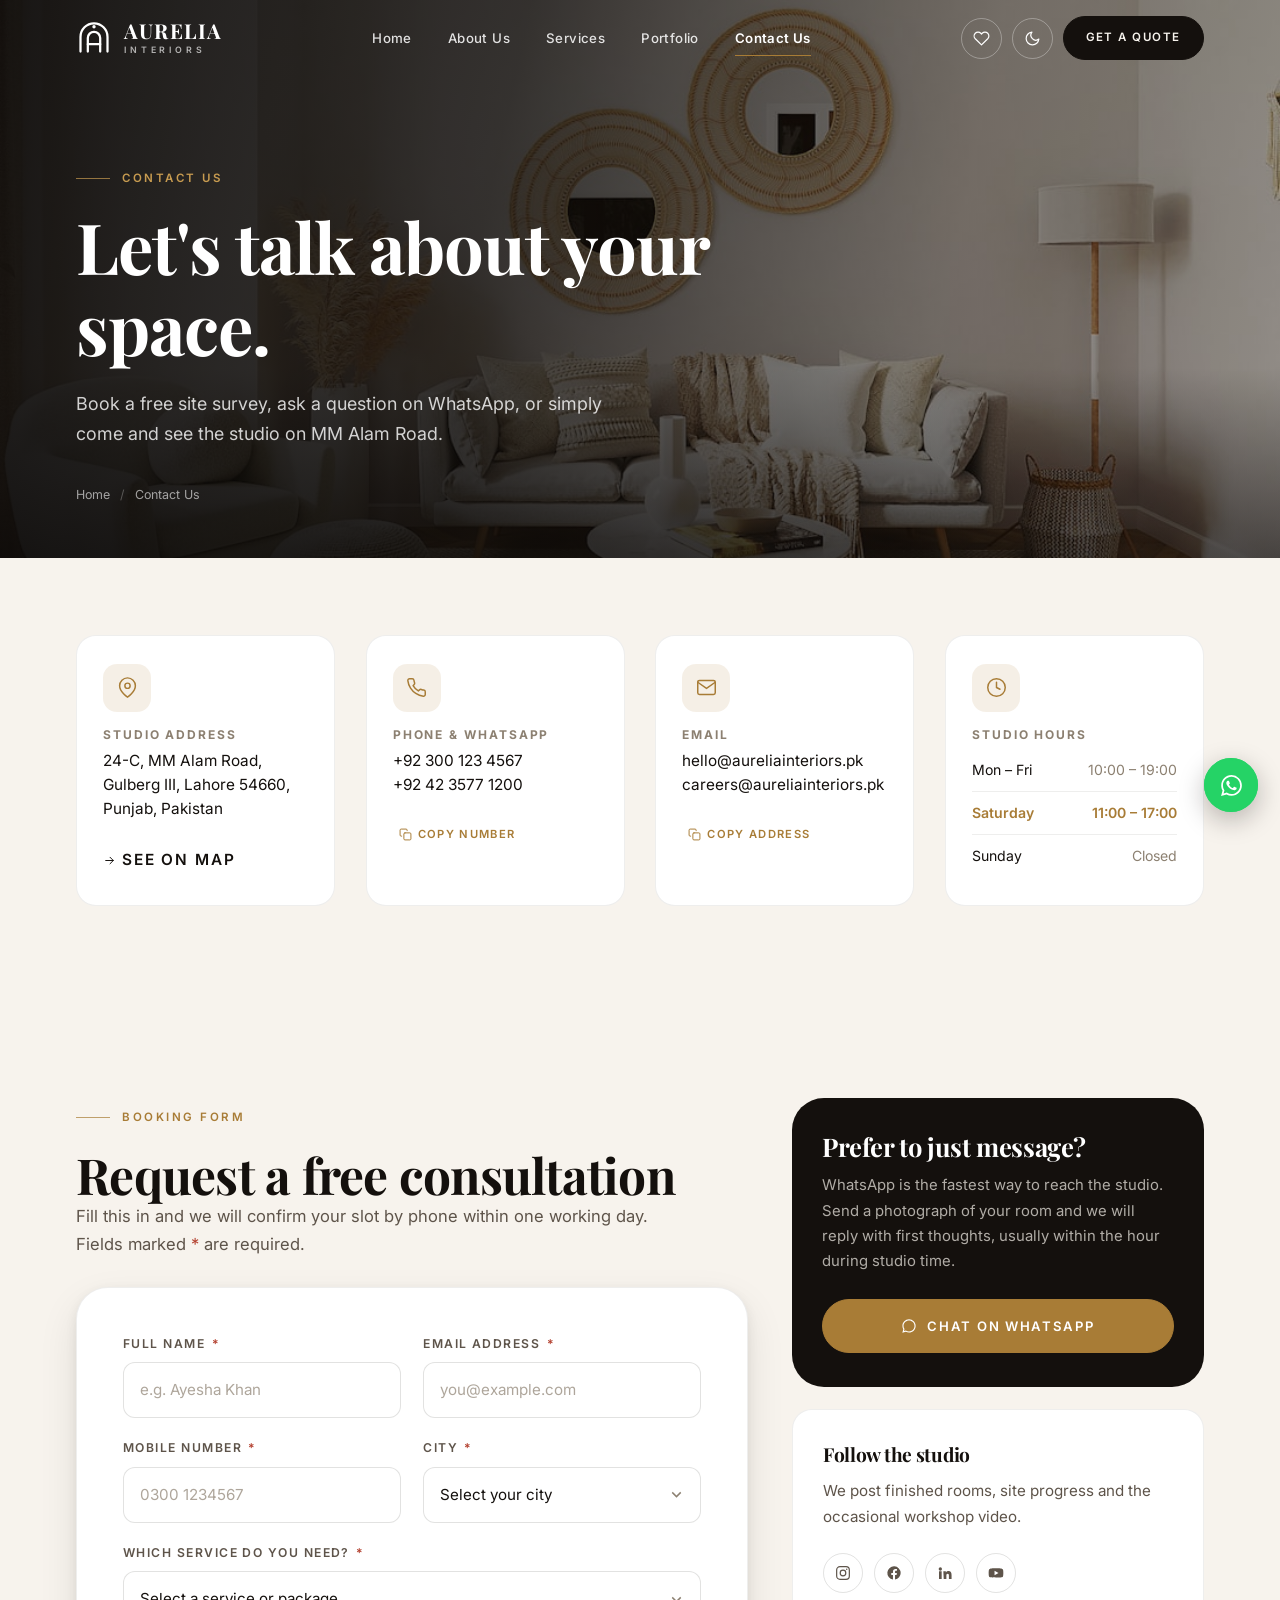
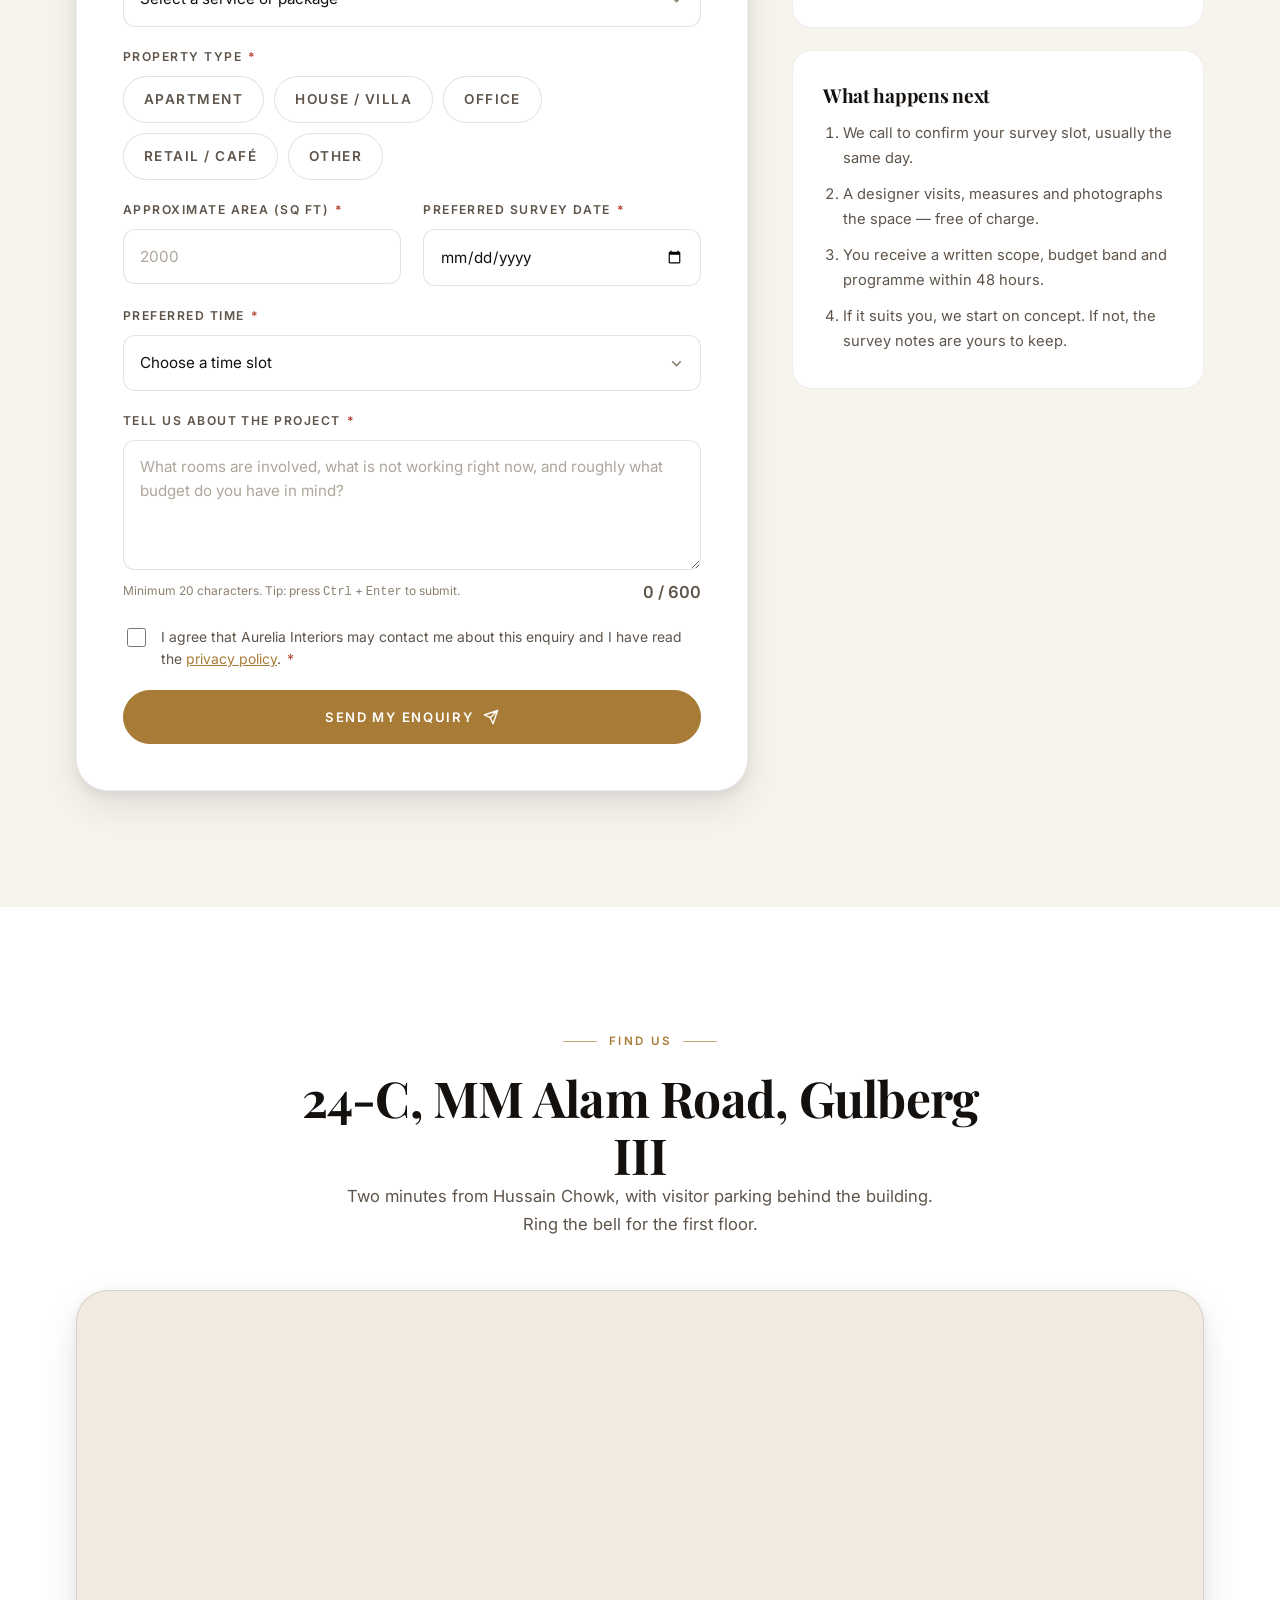
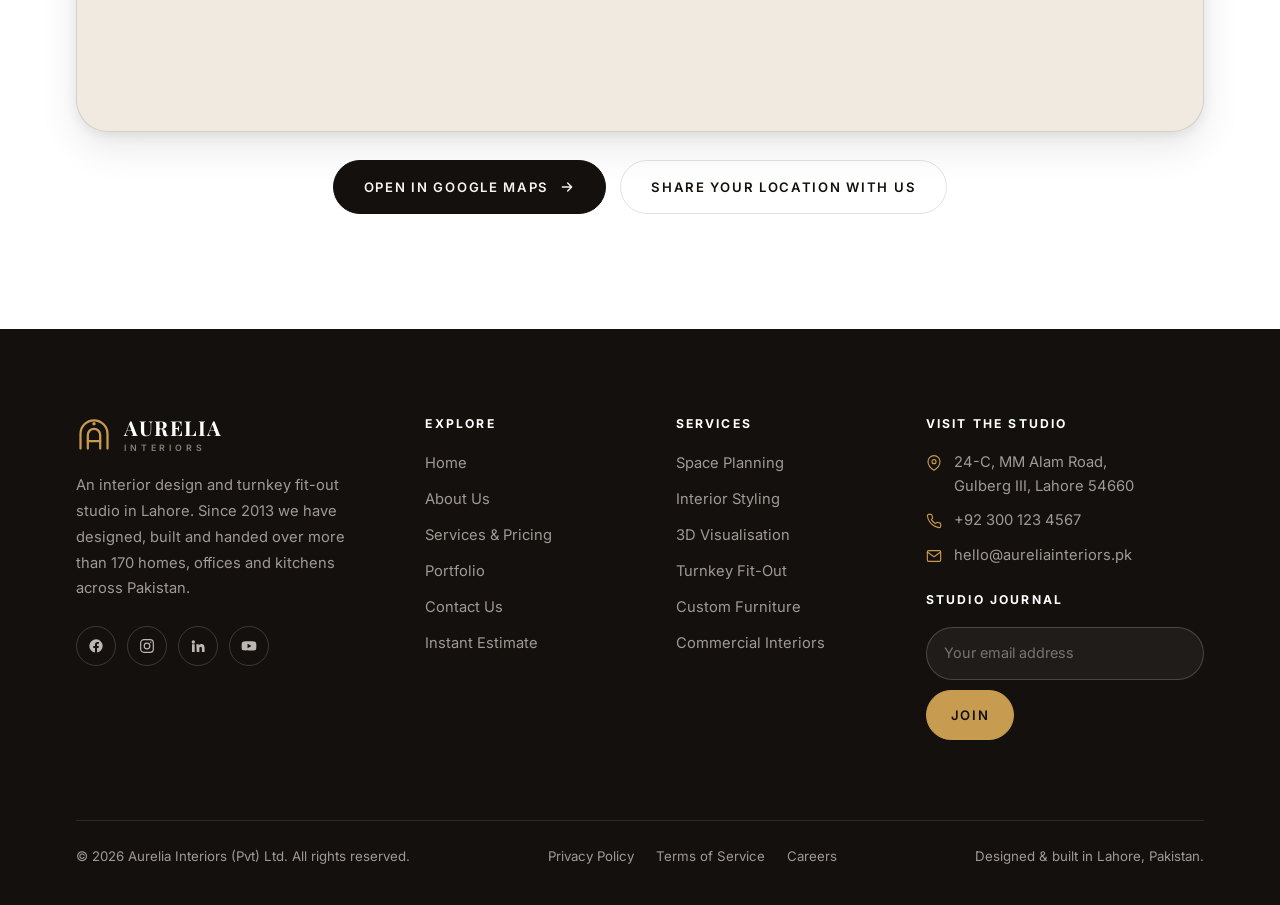
<file: contact.html>
<!DOCTYPE html>
<html lang="en" data-theme="light">
<head>
<meta charset="UTF-8">
<meta name="viewport" content="width=device-width, initial-scale=1.0">
<title>Contact Us | Aurelia Interiors — Lahore</title>
<meta name="description" content="Book a free interior design consultation with Aurelia Interiors, 24-C MM Alam Road, Gulberg III, Lahore. Call +92 300 123 4567, message us on WhatsApp, or use the online booking form.">
<meta name="author" content="Aurelia Interiors">
<meta name="theme-color" content="#14100D">
<meta property="og:title" content="Contact Us | Aurelia Interiors">
<meta property="og:description" content="Book a free interior design consultation with Aurelia Interiors, 24-C MM Alam Road, Gulberg III, Lahore. Call +92 300 123 4567, message us on WhatsApp, or use the online booking form.">
<meta property="og:type" content="website">
<link rel="icon" type="image/svg+xml" href="assets/favicon.svg">
<link rel="preconnect" href="https://fonts.googleapis.com">
<link rel="preconnect" href="https://fonts.gstatic.com" crossorigin>
<link href="https://fonts.googleapis.com/css2?family=Playfair+Display:ital,wght@0,500;0,600;0,700;1,500;1,600&family=Inter:wght@400;500;600;700&display=swap" rel="stylesheet">
<link rel="stylesheet" href="css/style.css">
</head>
<body class="page-contact" data-page="contact">
<!-- ===== Preloader ===== -->
<div class="preloader" id="preloader">
  <div class="pl-inner">
    <svg viewBox="0 0 64 64" fill="none" stroke-width="4" stroke-linecap="round" aria-hidden="true">
      <path d="M8 56V30a24 24 0 0 1 48 0v26"/><path d="M21 56V32a11 11 0 0 1 22 0v24"/><path d="M21 43h22"/>
    </svg>
    <b>AURELIA</b>
    <div class="pl-bar"><i></i></div>
  </div>
</div>
<a class="skip-link" href="#main">Skip to main content</a>
<div class="progress-bar" id="progress" aria-hidden="true"></div>

<!-- ===== Site header ===== -->
<header class="header" id="header">
  <div class="wrap header__inner">
    <a class="logo" href="index.html" aria-label="Aurelia Interiors — home">
      <svg class="logo__mark" viewBox="0 0 64 64" fill="none" stroke-width="4" stroke-linecap="round" aria-hidden="true">
          <path d="M8 56V30a24 24 0 0 1 48 0v26"/><path d="M21 56V32a11 11 0 0 1 22 0v24"/><path d="M21 43h22"/>
          <circle cx="32" cy="12" r="3" stroke="none"/></svg>
      <span class="logo__txt">
        <span class="logo__name">AURELIA</span>
        <span class="logo__sub">INTERIORS</span>
      </span>
    </a>

    <nav class="nav" aria-label="Primary">
      <a class="nav__link" href="index.html">Home</a>
      <a class="nav__link" href="about.html">About Us</a>
      <a class="nav__link" href="services.html">Services</a>
      <a class="nav__link" href="portfolio.html">Portfolio</a>
      <a class="nav__link" href="contact.html">Contact Us</a>
    </nav>

    <div class="header__actions">
      <a class="icon-btn" href="portfolio.html" aria-label="Your shortlisted projects">
        <svg viewBox="0 0 24 24" fill="none" stroke="currentColor" stroke-width="1.7" stroke-linecap="round" stroke-linejoin="round"><path d="M20.8 4.6a5.5 5.5 0 0 0-7.8 0L12 5.7l-1-1.1a5.5 5.5 0 0 0-7.8 7.8l1.1 1L12 21l7.7-7.6 1.1-1a5.5 5.5 0 0 0 0-7.8z"/></svg>
        <span class="icon-btn__badge" data-fav-count>0</span>
      </a>
      <button class="icon-btn theme-toggle" type="button" aria-label="Switch between light and dark theme">
        <svg class="moon" viewBox="0 0 24 24" fill="none" stroke="currentColor" stroke-width="1.7" stroke-linecap="round" stroke-linejoin="round"><path d="M21 12.8A9 9 0 1 1 11.2 3a7 7 0 0 0 9.8 9.8z"/></svg>
        <svg class="sun" viewBox="0 0 24 24" fill="none" stroke="currentColor" stroke-width="1.7" stroke-linecap="round" stroke-linejoin="round"><circle cx="12" cy="12" r="4"/><path d="M12 2v2M12 20v2M4.9 4.9l1.4 1.4M17.7 17.7l1.4 1.4M2 12h2M20 12h2M6.3 17.7l-1.4 1.4M19.1 4.9l-1.4 1.4"/></svg>
      </button>
      <a class="btn btn--sm" href="contact.html"><span>Get a quote</span></a>
      <button class="burger" id="burger" type="button" aria-label="Open navigation menu" aria-expanded="false" aria-controls="drawer">
        <span></span><span></span><span></span>
      </button>
    </div>
  </div>
</header>

<!-- ===== Mobile drawer ===== -->
<nav class="drawer" id="drawer" aria-label="Mobile">
  <a class="drawer__link" href="index.html">Home</a>
  <a class="drawer__link" href="about.html">About Us</a>
  <a class="drawer__link" href="services.html">Services</a>
  <a class="drawer__link" href="portfolio.html">Portfolio</a>
  <a class="drawer__link" href="contact.html">Contact Us</a>
  <div class="drawer__foot">
    <a class="btn btn--accent" href="contact.html"><span>Book a consultation</span></a>
    <a class="btn btn--ghost" data-wa href="#"><span>WhatsApp us</span></a>
  </div>
</nav>

<main id="main">

  <!-- ============ PAGE HERO ============ -->
  <section class="hero hero--page" aria-label="Contact us">
    <div class="hero__media">
      <div class="hero__slide on"><img src="assets/img/proj-10.jpg" alt="A warm neutral living room with curved upholstery by Aurelia Interiors" fetchpriority="high"></div>
    </div>
    <div class="hero__inner">
      <div class="wrap">
        <div class="hero__content">
          <span class="eyebrow">Contact us</span>
          <h1>Let's talk about your space.</h1>
          <p class="hero__text">Book a free site survey, ask a question on WhatsApp, or simply come and see the studio on MM Alam Road.</p>
          <nav class="crumbs" aria-label="Breadcrumb"><a href="index.html">Home</a><span>/</span>Contact Us</nav>
        </div>
      </div>
    </div>
  </section>

  <!-- ============ CONTACT DETAILS ============ -->
  <section class="section section--tight">
    <div class="wrap">
      <div class="grid g-4">
        <div class="info-card" data-reveal>
          <span class="info-card__ico"><svg viewBox="0 0 24 24" fill="none" stroke="currentColor" stroke-width="1.7" stroke-linecap="round" stroke-linejoin="round"><path d="M21 10c0 7-9 13-9 13s-9-6-9-13a9 9 0 0 1 18 0z"/><circle cx="12" cy="10" r="3"/></svg></span>
          <div>
            <h4>Studio address</h4>
            <p>24-C, MM Alam Road,<br>Gulberg III, Lahore 54660,<br>Punjab, Pakistan</p>
            <a class="copy-btn" href="#map"><svg viewBox="0 0 24 24" fill="none" stroke="currentColor" stroke-width="1.8" stroke-linecap="round" stroke-linejoin="round"><path d="M5 12h14M13 6l6 6-6 6"/></svg>See on map</a>
          </div>
        </div>
        <div class="info-card" data-reveal data-delay="1">
          <span class="info-card__ico"><svg viewBox="0 0 24 24" fill="none" stroke="currentColor" stroke-width="1.7" stroke-linecap="round" stroke-linejoin="round"><path d="M22 16.9v3a2 2 0 0 1-2.2 2 19.8 19.8 0 0 1-8.6-3.1 19.5 19.5 0 0 1-6-6A19.8 19.8 0 0 1 2.1 4.2 2 2 0 0 1 4.1 2h3a2 2 0 0 1 2 1.7c.1 1 .4 1.9.7 2.8a2 2 0 0 1-.5 2.1L8.1 9.9a16 16 0 0 0 6 6l1.3-1.2a2 2 0 0 1 2.1-.5c.9.3 1.8.6 2.8.7a2 2 0 0 1 1.7 2z"/></svg></span>
          <div>
            <h4>Phone &amp; WhatsApp</h4>
            <p><a href="tel:+923001234567">+92 300 123 4567</a><br><a href="tel:+924235771200">+92 42 3577 1200</a></p>
            <button class="copy-btn" type="button" data-copy="+92 300 123 4567"><svg viewBox="0 0 24 24" fill="none" stroke="currentColor" stroke-width="1.8" stroke-linecap="round" stroke-linejoin="round"><rect x="9" y="9" width="13" height="13" rx="2"/><path d="M5 15H4a2 2 0 0 1-2-2V4a2 2 0 0 1 2-2h9a2 2 0 0 1 2 2v1"/></svg>Copy number</button>
          </div>
        </div>
        <div class="info-card" data-reveal data-delay="2">
          <span class="info-card__ico"><svg viewBox="0 0 24 24" fill="none" stroke="currentColor" stroke-width="1.7" stroke-linecap="round" stroke-linejoin="round"><rect x="2" y="4" width="20" height="16" rx="2"/><path d="M22 6l-10 7L2 6"/></svg></span>
          <div>
            <h4>Email</h4>
            <p><a href="mailto:hello@aureliainteriors.pk">hello@aureliainteriors.pk</a><br><a href="mailto:careers@aureliainteriors.pk">careers@aureliainteriors.pk</a></p>
            <button class="copy-btn" type="button" data-copy="hello@aureliainteriors.pk"><svg viewBox="0 0 24 24" fill="none" stroke="currentColor" stroke-width="1.8" stroke-linecap="round" stroke-linejoin="round"><rect x="9" y="9" width="13" height="13" rx="2"/><path d="M5 15H4a2 2 0 0 1-2-2V4a2 2 0 0 1 2-2h9a2 2 0 0 1 2 2v1"/></svg>Copy address</button>
          </div>
        </div>
        <div class="info-card" data-reveal data-delay="3">
          <span class="info-card__ico"><svg viewBox="0 0 24 24" fill="none" stroke="currentColor" stroke-width="1.7" stroke-linecap="round" stroke-linejoin="round"><circle cx="12" cy="12" r="10"/><path d="M12 6v6l4 2"/></svg></span>
          <div>
            <h4>Studio hours</h4>
            <ul class="hours" id="hours">
              <li>Mon &ndash; Fri <span>10:00 &ndash; 19:00</span></li>
              <li>Saturday <span>11:00 &ndash; 17:00</span></li>
              <li>Sunday <span>Closed</span></li>
            </ul>
          </div>
        </div>
      </div>
    </div>
  </section>

  <!-- ============ BOOKING FORM ============ -->
  <section class="section" id="book">
    <div class="wrap">
      <div class="grid contact-layout">

        <div data-reveal>
          <div class="sec-head" style="margin-bottom:28px">
            <span class="eyebrow">Booking form</span>
            <h2>Request a free consultation</h2>
            <p class="lede">Fill this in and we will confirm your slot by phone within one working day. Fields marked <span style="color:var(--err)">*</span> are required.</p>
          </div>

          <div class="form-card">
            <form id="bookingForm" novalidate>
              <div class="form-grid">

                <div class="field">
                  <label for="fullname">Full name <span class="req">*</span></label>
                  <input type="text" id="fullname" name="fullname" placeholder="e.g. Ayesha Khan" autocomplete="name">
                  <span class="field__msg" role="alert"></span>
                </div>

                <div class="field">
                  <label for="email">Email address <span class="req">*</span></label>
                  <input type="email" id="email" name="email" placeholder="you@example.com" autocomplete="email">
                  <span class="field__msg" role="alert"></span>
                </div>

                <div class="field">
                  <label for="phone">Mobile number <span class="req">*</span></label>
                  <input type="tel" id="phone" name="phone" placeholder="0300 1234567" autocomplete="tel">
                  <span class="field__msg" role="alert"></span>
                </div>

                <div class="field">
                  <label for="city">City <span class="req">*</span></label>
                  <select id="city" name="city">
                    <option value="">Select your city</option>
                    <option>Lahore</option>
                    <option>Islamabad</option>
                    <option>Rawalpindi</option>
                    <option>Faisalabad</option>
                    <option>Multan</option>
                    <option>Karachi</option>
                    <option>Other</option>
                  </select>
                  <span class="field__msg" role="alert"></span>
                </div>

                <div class="field field--full">
                  <label for="service">Which service do you need? <span class="req">*</span></label>
                  <select id="service" name="service">
                    <option value="">Select a service or package</option>
                    <option>Consult package &mdash; one-off advice visit</option>
                    <option>Design package &mdash; drawings &amp; specification</option>
                    <option>Turnkey package &mdash; design and build</option>
                    <option>Commercial package &mdash; office, clinic or retail</option>
                    <option>Kitchen design &amp; joinery</option>
                    <option>Custom furniture only</option>
                    <option>Renovation or restoration</option>
                    <option>Not sure yet &mdash; please advise</option>
                  </select>
                  <span class="field__msg" role="alert"></span>
                </div>

                <div class="field field--full">
                  <label>Property type <span class="req">*</span></label>
                  <div class="pill-set">
                    <label class="pill"><input type="radio" name="property" value="Apartment"><span>Apartment</span></label>
                    <label class="pill"><input type="radio" name="property" value="House"><span>House / Villa</span></label>
                    <label class="pill"><input type="radio" name="property" value="Office"><span>Office</span></label>
                    <label class="pill"><input type="radio" name="property" value="Retail"><span>Retail / Caf&eacute;</span></label>
                    <label class="pill"><input type="radio" name="property" value="Other"><span>Other</span></label>
                  </div>
                  <span class="field__msg" role="alert"></span>
                </div>

                <div class="field">
                  <label for="areasize">Approximate area (sq ft) <span class="req">*</span></label>
                  <input type="number" id="areasize" name="areasize" placeholder="2000" min="100" step="10" inputmode="numeric">
                  <span class="field__msg" role="alert"></span>
                </div>

                <div class="field">
                  <label for="visitdate">Preferred survey date <span class="req">*</span></label>
                  <input type="date" id="visitdate" name="visitdate">
                  <span class="field__msg" role="alert"></span>
                </div>

                <div class="field field--full">
                  <label for="slot">Preferred time <span class="req">*</span></label>
                  <select id="slot" name="slot">
                    <option value="">Choose a time slot</option>
                    <option>Morning (10:00 &ndash; 12:00)</option>
                    <option>Midday (12:00 &ndash; 14:00)</option>
                    <option>Afternoon (14:00 &ndash; 17:00)</option>
                    <option>Evening (17:00 &ndash; 19:00)</option>
                  </select>
                  <span class="field__msg" role="alert"></span>
                </div>

                <div class="field field--full">
                  <label for="message">Tell us about the project <span class="req">*</span></label>
                  <textarea id="message" name="message" placeholder="What rooms are involved, what is not working right now, and roughly what budget do you have in mind?"></textarea>
                  <div class="counter-hint">
                    <span class="field__hint">Minimum 20 characters. Tip: press <kbd>Ctrl</kbd> + <kbd>Enter</kbd> to submit.</span>
                    <b id="msgCount">0 / 600</b>
                  </div>
                  <span class="field__msg" role="alert"></span>
                </div>

                <div class="field field--full">
                  <label class="check">
                    <input type="checkbox" name="consent" value="yes">
                    <span>I agree that Aurelia Interiors may contact me about this enquiry and I have read the <a href="#">privacy policy</a>. <span class="req">*</span></span>
                  </label>
                  <span class="field__msg" role="alert"></span>
                </div>

                <div class="field field--full">
                  <button class="btn btn--accent btn--block" type="submit" id="submitBtn">
                    <span>Send my enquiry</span>
                    <svg viewBox="0 0 24 24" fill="none" stroke="currentColor" stroke-width="2" stroke-linecap="round" stroke-linejoin="round"><path d="M22 2L11 13M22 2l-7 20-4-9-9-4 20-7z"/></svg>
                  </button>
                </div>

              </div>
            </form>
          </div>
        </div>

        <!-- sidebar -->
        <aside data-reveal data-delay="1" style="display:grid;gap:22px">
          <div class="side-card">
            <h3>Prefer to just message?</h3>
            <p>WhatsApp is the fastest way to reach the studio. Send a photograph of your room and we will reply with first thoughts, usually within the hour during studio time.</p>
            <div class="btn-row" style="margin-top:24px">
              <a class="btn btn--accent btn--block" data-wa href="#">
                <svg viewBox="0 0 24 24" aria-hidden="true"><path fill="currentColor" d="M12.04 2C6.58 2 2.13 6.45 2.13 11.91c0 1.75.46 3.45 1.32 4.95L2 22l5.25-1.38a9.9 9.9 0 0 0 4.79 1.22h.01c5.46 0 9.91-4.45 9.91-9.91 0-2.65-1.03-5.14-2.9-7.01A9.82 9.82 0 0 0 12.04 2zm0 18.15h-.01a8.2 8.2 0 0 1-4.19-1.15l-.3-.18-3.12.82.83-3.04-.2-.31a8.17 8.17 0 0 1-1.26-4.38c0-4.54 3.7-8.23 8.25-8.23 2.2 0 4.27.86 5.83 2.42a8.18 8.18 0 0 1 2.41 5.82c0 4.54-3.7 8.23-8.24 8.23z"/></svg>
                <span>Chat on WhatsApp</span>
              </a>
            </div>
          </div>

          <div class="card">
            <h3 style="font-size:1.2rem">Follow the studio</h3>
            <p style="margin-top:8px">We post finished rooms, site progress and the occasional workshop video.</p>
            <div class="socials" style="--x:0">
              <a href="https://www.instagram.com/" target="_blank" rel="noopener" aria-label="Instagram" style="border-color:var(--line);color:var(--text-2)"><svg viewBox="0 0 24 24" fill="none" stroke="currentColor" stroke-width="1.8"><rect x="2.5" y="2.5" width="19" height="19" rx="5"/><circle cx="12" cy="12" r="4.2"/><circle cx="17.6" cy="6.4" r="1.1" fill="currentColor" stroke="none"/></svg></a>
              <a href="https://www.facebook.com/" target="_blank" rel="noopener" aria-label="Facebook" style="border-color:var(--line);color:var(--text-2)"><svg viewBox="0 0 24 24"><path fill="currentColor" d="M22 12a10 10 0 1 0-11.56 9.88v-6.99H7.9V12h2.54V9.8c0-2.5 1.49-3.89 3.77-3.89 1.09 0 2.24.2 2.24.2v2.46h-1.26c-1.24 0-1.63.77-1.63 1.56V12h2.78l-.45 2.89h-2.33v6.99A10 10 0 0 0 22 12z"/></svg></a>
              <a href="https://www.linkedin.com/" target="_blank" rel="noopener" aria-label="LinkedIn" style="border-color:var(--line);color:var(--text-2)"><svg viewBox="0 0 24 24"><path fill="currentColor" d="M4.98 3.5A2.5 2.5 0 1 0 5 8.5a2.5 2.5 0 0 0 0-5zM3 9.5h4V21H3zM9.5 9.5h3.8v1.6h.05a4.2 4.2 0 0 1 3.75-2c4 0 4.75 2.6 4.75 6V21h-4v-5.2c0-1.24-.02-2.84-1.75-2.84-1.76 0-2.03 1.36-2.03 2.76V21h-4z"/></svg></a>
              <a href="https://www.youtube.com/" target="_blank" rel="noopener" aria-label="YouTube" style="border-color:var(--line);color:var(--text-2)"><svg viewBox="0 0 24 24"><path fill="currentColor" d="M23 12s0-3.2-.4-4.7a2.5 2.5 0 0 0-1.8-1.8C19.3 5 12 5 12 5s-7.3 0-8.8.5a2.5 2.5 0 0 0-1.8 1.8C1 8.8 1 12 1 12s0 3.2.4 4.7c.2.9.9 1.6 1.8 1.8 1.5.5 8.8.5 8.8.5s7.3 0 8.8-.5a2.5 2.5 0 0 0 1.8-1.8C23 15.2 23 12 23 12zM9.8 15.3V8.7l6 3.3-6 3.3z"/></svg></a>
            </div>
          </div>

          <div class="card">
            <h3 style="font-size:1.2rem">What happens next</h3>
            <ol style="margin-top:14px;padding-left:20px;display:grid;gap:11px;color:var(--text-2);font-size:.92rem">
              <li>We call to confirm your survey slot, usually the same day.</li>
              <li>A designer visits, measures and photographs the space &mdash; free of charge.</li>
              <li>You receive a written scope, budget band and programme within 48 hours.</li>
              <li>If it suits you, we start on concept. If not, the survey notes are yours to keep.</li>
            </ol>
          </div>
        </aside>

      </div>
    </div>
  </section>

  <!-- ============ GOOGLE MAP ============ -->
  <section class="section section--alt" id="map">
    <div class="wrap">
      <div class="sec-head sec-head--center">
        <span class="eyebrow eyebrow--center">Find us</span>
        <h2>24-C, MM Alam Road, Gulberg III</h2>
        <p class="lede">Two minutes from Hussain Chowk, with visitor parking behind the building. Ring the bell for the first floor.</p>
      </div>
      <div class="map-frame" data-reveal>
        <iframe
          src="https://www.google.com/maps/embed?origin=mfe&amp;pb=!1m3!2m1!1sMM+Alam+Road,+Gulberg+III,+Lahore,+Pakistan!6i15"
          title="Google Map showing the Aurelia Interiors studio on MM Alam Road, Gulberg III, Lahore"
          loading="lazy" referrerpolicy="no-referrer-when-downgrade" allowfullscreen></iframe>
      </div>
      <div class="btn-row" style="justify-content:center;margin-top:28px">
        <a class="btn" href="https://www.google.com/maps/search/?api=1&amp;query=MM+Alam+Road,+Gulberg+III,+Lahore,+Pakistan" target="_blank" rel="noopener"><span>Open in Google Maps</span><svg viewBox="0 0 24 24" fill="none" stroke="currentColor" stroke-width="2" stroke-linecap="round" stroke-linejoin="round"><path d="M5 12h14M13 6l6 6-6 6"/></svg></a>
        <a class="btn btn--ghost" data-wa href="#"><span>Share your location with us</span></a>
      </div>
    </div>
  </section>

</main>
<!-- ===== Success modal ===== -->
<div class="modal" id="successModal" role="dialog" aria-modal="true" aria-labelledby="successTitle">
  <div class="modal__bd"></div>
  <div class="modal__box">
    <button class="modal__x" type="button" data-close aria-label="Close">
      <svg viewBox="0 0 24 24" fill="none" stroke="currentColor" stroke-width="2" stroke-linecap="round"><path d="M18 6L6 18M6 6l12 12"/></svg>
    </button>
    <div class="modal__tick"><svg viewBox="0 0 24 24" fill="none" stroke="currentColor" stroke-width="2.2" stroke-linecap="round" stroke-linejoin="round"><path d="M20 6L9 17l-5-5"/></svg></div>
    <h2 id="successTitle">Enquiry received</h2>
    <p>Thank you. A member of the studio will call you to confirm your survey slot within one working day.</p>
    <div class="recap" id="recap"></div>
    <div class="btn-row" style="justify-content:center">
      <a class="btn btn--accent" id="recapWa" href="#" target="_blank" rel="noopener"><span>Continue on WhatsApp</span></a>
      <button class="btn btn--ghost" type="button" data-close><span>Close</span></button>
    </div>
  </div>
</div>
<!-- ===== Footer ===== -->
<footer class="footer">
  <div class="wrap">
    <div class="footer__top">
      <div>
        <a class="logo" href="index.html" aria-label="Aurelia Interiors — home">
          <svg class="logo__mark" viewBox="0 0 64 64" fill="none" stroke-width="4" stroke-linecap="round" aria-hidden="true">
          <path d="M8 56V30a24 24 0 0 1 48 0v26"/><path d="M21 56V32a11 11 0 0 1 22 0v24"/><path d="M21 43h22"/>
          <circle cx="32" cy="12" r="3" stroke="none"/></svg>
          <span class="logo__txt"><span class="logo__name">AURELIA</span><span class="logo__sub">INTERIORS</span></span>
        </a>
        <p class="footer__about">An interior design and turnkey fit-out studio in Lahore. Since 2013 we have designed, built and handed over more than 170 homes, offices and kitchens across Pakistan.</p>
        <div class="socials">
          <a href="https://www.facebook.com/" target="_blank" rel="noopener" aria-label="Aurelia Interiors on Facebook"><svg viewBox="0 0 24 24"><path fill="currentColor" d="M22 12a10 10 0 1 0-11.56 9.88v-6.99H7.9V12h2.54V9.8c0-2.5 1.49-3.89 3.77-3.89 1.09 0 2.24.2 2.24.2v2.46h-1.26c-1.24 0-1.63.77-1.63 1.56V12h2.78l-.45 2.89h-2.33v6.99A10 10 0 0 0 22 12z"/></svg></a>
          <a href="https://www.instagram.com/" target="_blank" rel="noopener" aria-label="Aurelia Interiors on Instagram"><svg viewBox="0 0 24 24" fill="none" stroke="currentColor" stroke-width="1.8"><rect x="2.5" y="2.5" width="19" height="19" rx="5"/><circle cx="12" cy="12" r="4.2"/><circle cx="17.6" cy="6.4" r="1.1" fill="currentColor" stroke="none"/></svg></a>
          <a href="https://www.linkedin.com/" target="_blank" rel="noopener" aria-label="Aurelia Interiors on LinkedIn"><svg viewBox="0 0 24 24"><path fill="currentColor" d="M4.98 3.5A2.5 2.5 0 1 0 5 8.5a2.5 2.5 0 0 0 0-5zM3 9.5h4V21H3zM9.5 9.5h3.8v1.6h.05a4.2 4.2 0 0 1 3.75-2c4 0 4.75 2.6 4.75 6V21h-4v-5.2c0-1.24-.02-2.84-1.75-2.84-1.76 0-2.03 1.36-2.03 2.76V21h-4z"/></svg></a>
          <a href="https://www.youtube.com/" target="_blank" rel="noopener" aria-label="Aurelia Interiors on YouTube"><svg viewBox="0 0 24 24"><path fill="currentColor" d="M23 12s0-3.2-.4-4.7a2.5 2.5 0 0 0-1.8-1.8C19.3 5 12 5 12 5s-7.3 0-8.8.5a2.5 2.5 0 0 0-1.8 1.8C1 8.8 1 12 1 12s0 3.2.4 4.7c.2.9.9 1.6 1.8 1.8 1.5.5 8.8.5 8.8.5s7.3 0 8.8-.5a2.5 2.5 0 0 0 1.8-1.8C23 15.2 23 12 23 12zM9.8 15.3V8.7l6 3.3-6 3.3z"/></svg></a>
        </div>
      </div>

      <div>
        <h5>Explore</h5>
        <ul>
          <li><a href="index.html">Home</a></li>
          <li><a href="about.html">About Us</a></li>
          <li><a href="services.html">Services &amp; Pricing</a></li>
          <li><a href="portfolio.html">Portfolio</a></li>
          <li><a href="contact.html">Contact Us</a></li>
          <li><a href="services.html#estimate">Instant Estimate</a></li>
        </ul>
      </div>

      <div>
        <h5>Services</h5>
        <ul>
          <li><a href="services.html">Space Planning</a></li>
          <li><a href="services.html">Interior Styling</a></li>
          <li><a href="services.html">3D Visualisation</a></li>
          <li><a href="services.html">Turnkey Fit-Out</a></li>
          <li><a href="services.html">Custom Furniture</a></li>
          <li><a href="services.html">Commercial Interiors</a></li>
        </ul>
      </div>

      <div>
        <h5>Visit the studio</h5>
        <ul class="f-contact">
          <li><svg viewBox="0 0 24 24" fill="none" stroke="currentColor" stroke-width="1.7" stroke-linecap="round" stroke-linejoin="round"><path d="M21 10c0 7-9 13-9 13s-9-6-9-13a9 9 0 0 1 18 0z"/><circle cx="12" cy="10" r="3"/></svg><span>24-C, MM Alam Road,<br>Gulberg III, Lahore 54660</span></li>
          <li><svg viewBox="0 0 24 24" fill="none" stroke="currentColor" stroke-width="1.7" stroke-linecap="round" stroke-linejoin="round"><path d="M22 16.9v3a2 2 0 0 1-2.2 2 19.8 19.8 0 0 1-8.6-3.1 19.5 19.5 0 0 1-6-6A19.8 19.8 0 0 1 2.1 4.2 2 2 0 0 1 4.1 2h3a2 2 0 0 1 2 1.7c.1 1 .4 1.9.7 2.8a2 2 0 0 1-.5 2.1L8.1 9.9a16 16 0 0 0 6 6l1.3-1.2a2 2 0 0 1 2.1-.5c.9.3 1.8.6 2.8.7a2 2 0 0 1 1.7 2z"/></svg><a href="tel:+923001234567">+92 300 123 4567</a></li>
          <li><svg viewBox="0 0 24 24" fill="none" stroke="currentColor" stroke-width="1.7" stroke-linecap="round" stroke-linejoin="round"><rect x="2" y="4" width="20" height="16" rx="2"/><path d="M22 6l-10 7L2 6"/></svg><a href="mailto:hello@aureliainteriors.pk">hello@aureliainteriors.pk</a></li>
        </ul>
        <h5 style="margin-top:26px">Studio journal</h5>
        <form class="newsletter" novalidate>
          <input type="email" name="newsletter" placeholder="Your email address" aria-label="Email address for newsletter">
          <button class="btn" type="submit"><span>Join</span></button>
        </form>
        <p class="news-msg" role="status"></p>
      </div>
    </div>

    <div class="footer__bar">
      <p>&copy; <span data-year>2026</span> Aurelia Interiors (Pvt) Ltd. All rights reserved.</p>
      <nav aria-label="Legal">
        <a href="#">Privacy Policy</a>
        <a href="#">Terms of Service</a>
        <a href="contact.html">Careers</a>
      </nav>
      <p>Designed &amp; built in Lahore, Pakistan.</p>
    </div>
  </div>
</footer>

<!-- ===== Floating actions: WhatsApp + back to top ===== -->
<div class="floaters">
  <a class="fab fab--wa" data-wa href="#" aria-label="Chat with us on WhatsApp">
    <span class="fab__tip">Chat on WhatsApp</span>
    <svg viewBox="0 0 24 24" aria-hidden="true"><path fill="currentColor" d="M12.04 2C6.58 2 2.13 6.45 2.13 11.91c0 1.75.46 3.45 1.32 4.95L2 22l5.25-1.38a9.9 9.9 0 0 0 4.79 1.22h.01c5.46 0 9.91-4.45 9.91-9.91 0-2.65-1.03-5.14-2.9-7.01A9.82 9.82 0 0 0 12.04 2zm0 18.15h-.01a8.2 8.2 0 0 1-4.19-1.15l-.3-.18-3.12.82.83-3.04-.2-.31a8.17 8.17 0 0 1-1.26-4.38c0-4.54 3.7-8.23 8.25-8.23 2.2 0 4.27.86 5.83 2.42a8.18 8.18 0 0 1 2.41 5.82c0 4.54-3.7 8.23-8.24 8.23zm4.52-6.16c-.25-.12-1.47-.72-1.69-.81-.23-.08-.39-.12-.56.13-.16.24-.64.8-.78.97-.14.16-.29.18-.54.06-.25-.13-1.05-.39-1.99-1.23-.74-.66-1.23-1.47-1.38-1.72-.14-.25-.01-.38.11-.5.11-.11.25-.29.37-.43.13-.15.17-.25.25-.41.08-.17.04-.31-.02-.43-.06-.12-.56-1.34-.76-1.84-.2-.48-.4-.42-.56-.43h-.48c-.16 0-.43.06-.65.31-.22.25-.85.83-.85 2.03s.87 2.35.99 2.51c.12.16 1.71 2.61 4.15 3.66.58.25 1.03.4 1.38.51.58.19 1.11.16 1.53.1.47-.07 1.47-.6 1.67-1.18.21-.58.21-1.07.15-1.18-.06-.11-.22-.17-.47-.29z"/></svg>
  </a>
  <button class="fab fab--top" id="toTop" type="button" aria-label="Back to top">
    <svg viewBox="0 0 24 24" fill="none" stroke="currentColor" stroke-width="2" stroke-linecap="round" stroke-linejoin="round"><path d="M12 19V5M5 12l7-7 7 7"/></svg>
  </button>
</div>
<script src="js/data.js"></script>
<script src="js/main.js"></script>
</body>
</html>
</file>
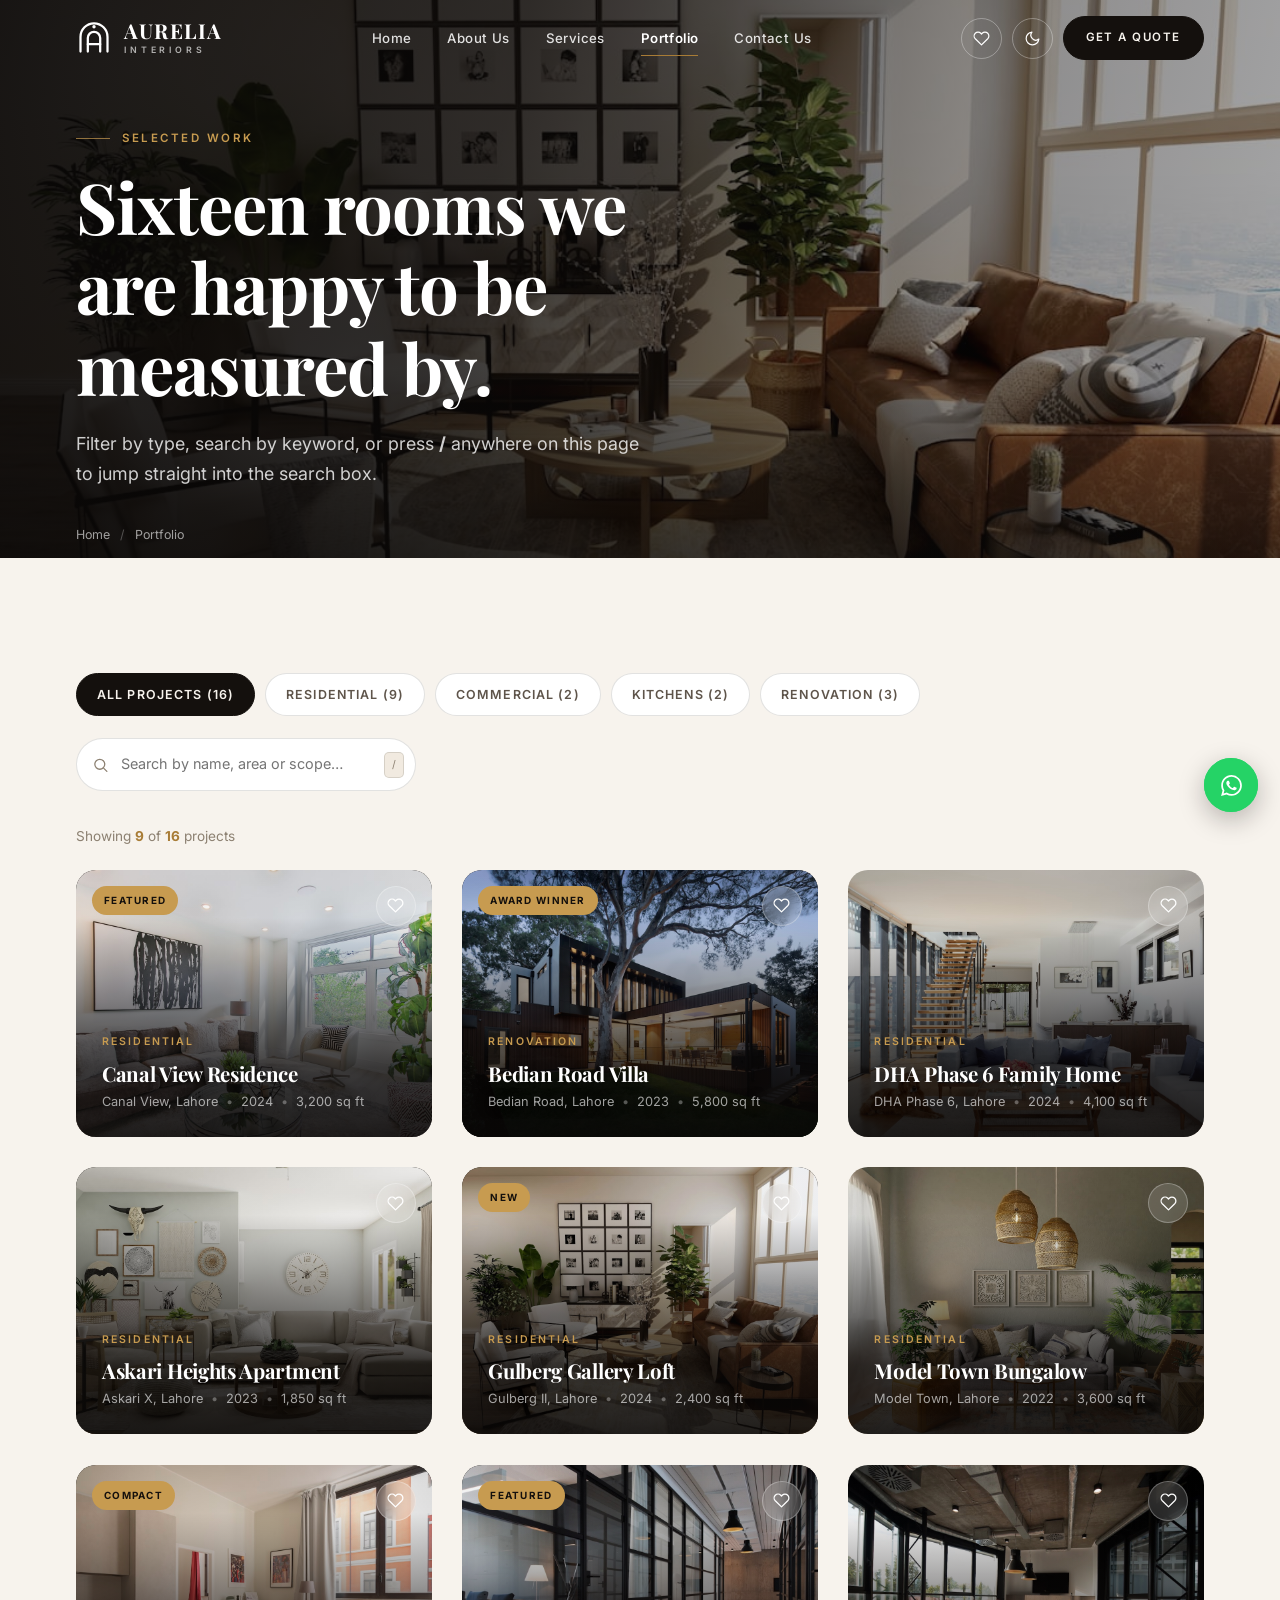
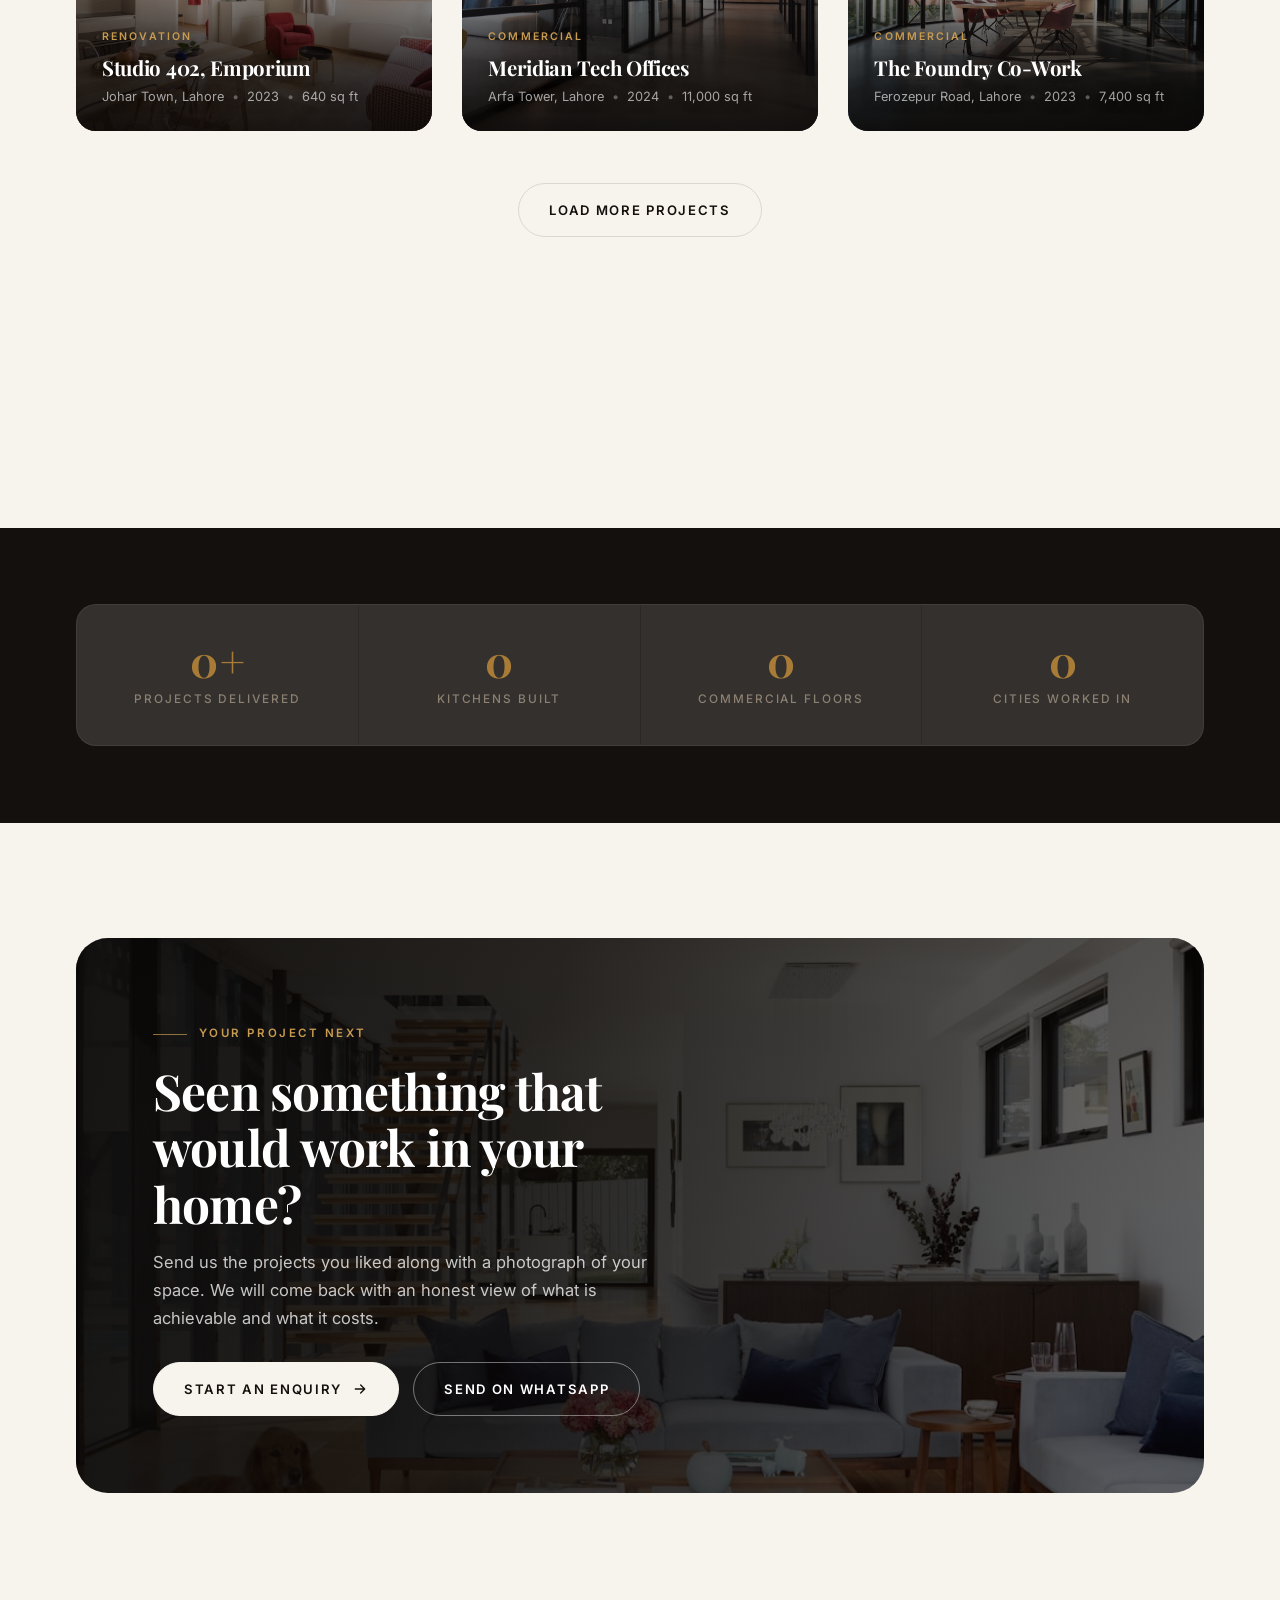
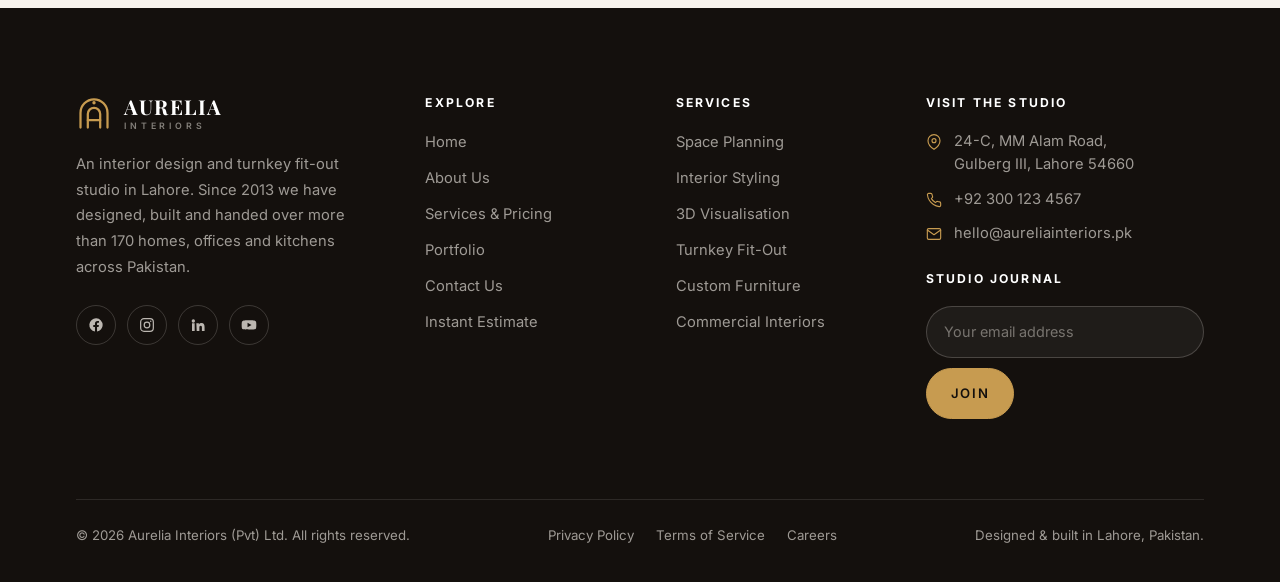
<file: portfolio.html>
<!DOCTYPE html>
<html lang="en" data-theme="light">
<head>
<meta charset="UTF-8">
<meta name="viewport" content="width=device-width, initial-scale=1.0">
<title>Portfolio | Aurelia Interiors — Lahore</title>
<meta name="description" content="Sixteen completed interior design and fit-out projects by Aurelia Interiors across Lahore — residential, commercial, kitchens and renovations, with full project specifications.">
<meta name="author" content="Aurelia Interiors">
<meta name="theme-color" content="#14100D">
<meta property="og:title" content="Portfolio | Aurelia Interiors">
<meta property="og:description" content="Sixteen completed interior design and fit-out projects by Aurelia Interiors across Lahore — residential, commercial, kitchens and renovations, with full project specifications.">
<meta property="og:type" content="website">
<link rel="icon" type="image/svg+xml" href="assets/favicon.svg">
<link rel="preconnect" href="https://fonts.googleapis.com">
<link rel="preconnect" href="https://fonts.gstatic.com" crossorigin>
<link href="https://fonts.googleapis.com/css2?family=Playfair+Display:ital,wght@0,500;0,600;0,700;1,500;1,600&family=Inter:wght@400;500;600;700&display=swap" rel="stylesheet">
<link rel="stylesheet" href="css/style.css">
</head>
<body class="page-portfolio" data-page="portfolio">
<!-- ===== Preloader ===== -->
<div class="preloader" id="preloader">
  <div class="pl-inner">
    <svg viewBox="0 0 64 64" fill="none" stroke-width="4" stroke-linecap="round" aria-hidden="true">
      <path d="M8 56V30a24 24 0 0 1 48 0v26"/><path d="M21 56V32a11 11 0 0 1 22 0v24"/><path d="M21 43h22"/>
    </svg>
    <b>AURELIA</b>
    <div class="pl-bar"><i></i></div>
  </div>
</div>
<a class="skip-link" href="#main">Skip to main content</a>
<div class="progress-bar" id="progress" aria-hidden="true"></div>

<!-- ===== Site header ===== -->
<header class="header" id="header">
  <div class="wrap header__inner">
    <a class="logo" href="index.html" aria-label="Aurelia Interiors — home">
      <svg class="logo__mark" viewBox="0 0 64 64" fill="none" stroke-width="4" stroke-linecap="round" aria-hidden="true">
          <path d="M8 56V30a24 24 0 0 1 48 0v26"/><path d="M21 56V32a11 11 0 0 1 22 0v24"/><path d="M21 43h22"/>
          <circle cx="32" cy="12" r="3" stroke="none"/></svg>
      <span class="logo__txt">
        <span class="logo__name">AURELIA</span>
        <span class="logo__sub">INTERIORS</span>
      </span>
    </a>

    <nav class="nav" aria-label="Primary">
      <a class="nav__link" href="index.html">Home</a>
      <a class="nav__link" href="about.html">About Us</a>
      <a class="nav__link" href="services.html">Services</a>
      <a class="nav__link" href="portfolio.html">Portfolio</a>
      <a class="nav__link" href="contact.html">Contact Us</a>
    </nav>

    <div class="header__actions">
      <a class="icon-btn" href="portfolio.html" aria-label="Your shortlisted projects">
        <svg viewBox="0 0 24 24" fill="none" stroke="currentColor" stroke-width="1.7" stroke-linecap="round" stroke-linejoin="round"><path d="M20.8 4.6a5.5 5.5 0 0 0-7.8 0L12 5.7l-1-1.1a5.5 5.5 0 0 0-7.8 7.8l1.1 1L12 21l7.7-7.6 1.1-1a5.5 5.5 0 0 0 0-7.8z"/></svg>
        <span class="icon-btn__badge" data-fav-count>0</span>
      </a>
      <button class="icon-btn theme-toggle" type="button" aria-label="Switch between light and dark theme">
        <svg class="moon" viewBox="0 0 24 24" fill="none" stroke="currentColor" stroke-width="1.7" stroke-linecap="round" stroke-linejoin="round"><path d="M21 12.8A9 9 0 1 1 11.2 3a7 7 0 0 0 9.8 9.8z"/></svg>
        <svg class="sun" viewBox="0 0 24 24" fill="none" stroke="currentColor" stroke-width="1.7" stroke-linecap="round" stroke-linejoin="round"><circle cx="12" cy="12" r="4"/><path d="M12 2v2M12 20v2M4.9 4.9l1.4 1.4M17.7 17.7l1.4 1.4M2 12h2M20 12h2M6.3 17.7l-1.4 1.4M19.1 4.9l-1.4 1.4"/></svg>
      </button>
      <a class="btn btn--sm" href="contact.html"><span>Get a quote</span></a>
      <button class="burger" id="burger" type="button" aria-label="Open navigation menu" aria-expanded="false" aria-controls="drawer">
        <span></span><span></span><span></span>
      </button>
    </div>
  </div>
</header>

<!-- ===== Mobile drawer ===== -->
<nav class="drawer" id="drawer" aria-label="Mobile">
  <a class="drawer__link" href="index.html">Home</a>
  <a class="drawer__link" href="about.html">About Us</a>
  <a class="drawer__link" href="services.html">Services</a>
  <a class="drawer__link" href="portfolio.html">Portfolio</a>
  <a class="drawer__link" href="contact.html">Contact Us</a>
  <div class="drawer__foot">
    <a class="btn btn--accent" href="contact.html"><span>Book a consultation</span></a>
    <a class="btn btn--ghost" data-wa href="#"><span>WhatsApp us</span></a>
  </div>
</nav>

<main id="main">

  <!-- ============ PAGE HERO ============ -->
  <section class="hero hero--page" aria-label="Portfolio">
    <div class="hero__media">
      <div class="hero__slide on"><img src="assets/img/proj-05.jpg" alt="A Gulberg loft with a full-height gallery wall and tan leather seating" fetchpriority="high"></div>
    </div>
    <div class="hero__inner">
      <div class="wrap">
        <div class="hero__content">
          <span class="eyebrow">Selected work</span>
          <h1>Sixteen rooms we are happy to be measured by.</h1>
          <p class="hero__text">Filter by type, search by keyword, or press <strong>/</strong> anywhere on this page to jump straight into the search box.</p>
          <nav class="crumbs" aria-label="Breadcrumb"><a href="index.html">Home</a><span>/</span>Portfolio</nav>
        </div>
      </div>
    </div>
  </section>

  <!-- ============ GALLERY ============ -->
  <section class="section">
    <div class="wrap">

      <div class="toolbar">
        <div class="filters" id="filterBar" role="group" aria-label="Filter projects by category"></div>
        <div class="search">
          <svg class="search__ico" viewBox="0 0 24 24" fill="none" stroke="currentColor" stroke-width="1.8" stroke-linecap="round" stroke-linejoin="round" aria-hidden="true"><circle cx="11" cy="11" r="7"/><path d="M21 21l-4.3-4.3"/></svg>
          <label class="sr-only" for="projectSearch">Search projects</label>
          <input type="search" id="projectSearch" placeholder="Search by name, area or scope&hellip;" autocomplete="off">
          <kbd>/</kbd>
        </div>
      </div>

      <p class="result-note" id="resultNote" role="status" style="margin-bottom:22px"></p>

      <div class="grid g-3" id="projectsGrid" data-mode="full"></div>

      <div class="center" style="margin-top:clamp(34px,4vw,52px)">
        <button class="btn btn--ghost" id="loadMore" type="button"><span>Load more projects</span></button>
      </div>

      <!-- how to use this page -->
      <div class="grid g-3" style="margin-top:clamp(48px,6vw,80px)">
        <div class="feature" data-reveal><span class="feature__ico"><svg viewBox="0 0 24 24" fill="none" stroke="currentColor" stroke-width="1.7" stroke-linecap="round" stroke-linejoin="round"><path d="M20.8 4.6a5.5 5.5 0 0 0-7.8 0L12 5.7l-1-1.1a5.5 5.5 0 0 0-7.8 7.8l1.1 1L12 21l7.7-7.6 1.1-1a5.5 5.5 0 0 0 0-7.8z"/></svg></span><div><h4>Build a shortlist</h4><p>Tap the heart on any project. Your selection is saved in this browser and is carried into the enquiry form for you.</p></div></div>
        <div class="feature" data-reveal data-delay="1"><span class="feature__ico"><svg viewBox="0 0 24 24" fill="none" stroke="currentColor" stroke-width="1.7" stroke-linecap="round" stroke-linejoin="round"><rect x="3" y="3" width="18" height="18" rx="2"/><path d="M3 9h18M9 21V9"/></svg></span><div><h4>Open the full spec</h4><p>Click a card for floor area, duration, scope and the actual project value. Press <kbd>Enter</kbd> on a focused card to do the same.</p></div></div>
        <div class="feature" data-reveal data-delay="2"><span class="feature__ico"><svg viewBox="0 0 24 24" fill="none" stroke="currentColor" stroke-width="1.7" stroke-linecap="round" stroke-linejoin="round"><path d="M15 3h6v6M9 21H3v-6M21 3l-7 7M3 21l7-7"/></svg></span><div><h4>View it full-screen</h4><p>Inside a project, choose &ldquo;View full image&rdquo;, then browse with the <kbd>&larr;</kbd> and <kbd>&rarr;</kbd> arrow keys.</p></div></div>
      </div>

    </div>
  </section>

  <!-- ============ NUMBERS ============ -->
  <section class="section section--deep section--tight">
    <div class="wrap">
      <div class="stats">
        <div class="stat"><span class="stat__num"><span data-count="170">0</span>+</span><span class="stat__label">Projects delivered</span></div>
        <div class="stat"><span class="stat__num"><span data-count="62">0</span></span><span class="stat__label">Kitchens built</span></div>
        <div class="stat"><span class="stat__num"><span data-count="28">0</span></span><span class="stat__label">Commercial floors</span></div>
        <div class="stat"><span class="stat__num"><span data-count="9">0</span></span><span class="stat__label">Cities worked in</span></div>
      </div>
    </div>
  </section>

  <!-- ============ CTA ============ -->
  <section class="section">
    <div class="wrap">
      <div class="cta" data-reveal>
        <img src="assets/img/proj-03.jpg" alt="">
        <div class="cta__body">
          <span class="eyebrow" style="color:var(--brass-2)">Your project next</span>
          <h2>Seen something that would work in your home?</h2>
          <p>Send us the projects you liked along with a photograph of your space. We will come back with an honest view of what is achievable and what it costs.</p>
          <div class="btn-row">
            <a class="btn btn--light" href="contact.html"><span>Start an enquiry</span><svg viewBox="0 0 24 24" fill="none" stroke="currentColor" stroke-width="2" stroke-linecap="round" stroke-linejoin="round"><path d="M5 12h14M13 6l6 6-6 6"/></svg></a>
            <a class="btn btn--outline-light" data-wa href="#"><span>Send on WhatsApp</span></a>
          </div>
        </div>
      </div>
    </div>
  </section>

</main>
<!-- ===== Footer ===== -->
<footer class="footer">
  <div class="wrap">
    <div class="footer__top">
      <div>
        <a class="logo" href="index.html" aria-label="Aurelia Interiors — home">
          <svg class="logo__mark" viewBox="0 0 64 64" fill="none" stroke-width="4" stroke-linecap="round" aria-hidden="true">
          <path d="M8 56V30a24 24 0 0 1 48 0v26"/><path d="M21 56V32a11 11 0 0 1 22 0v24"/><path d="M21 43h22"/>
          <circle cx="32" cy="12" r="3" stroke="none"/></svg>
          <span class="logo__txt"><span class="logo__name">AURELIA</span><span class="logo__sub">INTERIORS</span></span>
        </a>
        <p class="footer__about">An interior design and turnkey fit-out studio in Lahore. Since 2013 we have designed, built and handed over more than 170 homes, offices and kitchens across Pakistan.</p>
        <div class="socials">
          <a href="https://www.facebook.com/" target="_blank" rel="noopener" aria-label="Aurelia Interiors on Facebook"><svg viewBox="0 0 24 24"><path fill="currentColor" d="M22 12a10 10 0 1 0-11.56 9.88v-6.99H7.9V12h2.54V9.8c0-2.5 1.49-3.89 3.77-3.89 1.09 0 2.24.2 2.24.2v2.46h-1.26c-1.24 0-1.63.77-1.63 1.56V12h2.78l-.45 2.89h-2.33v6.99A10 10 0 0 0 22 12z"/></svg></a>
          <a href="https://www.instagram.com/" target="_blank" rel="noopener" aria-label="Aurelia Interiors on Instagram"><svg viewBox="0 0 24 24" fill="none" stroke="currentColor" stroke-width="1.8"><rect x="2.5" y="2.5" width="19" height="19" rx="5"/><circle cx="12" cy="12" r="4.2"/><circle cx="17.6" cy="6.4" r="1.1" fill="currentColor" stroke="none"/></svg></a>
          <a href="https://www.linkedin.com/" target="_blank" rel="noopener" aria-label="Aurelia Interiors on LinkedIn"><svg viewBox="0 0 24 24"><path fill="currentColor" d="M4.98 3.5A2.5 2.5 0 1 0 5 8.5a2.5 2.5 0 0 0 0-5zM3 9.5h4V21H3zM9.5 9.5h3.8v1.6h.05a4.2 4.2 0 0 1 3.75-2c4 0 4.75 2.6 4.75 6V21h-4v-5.2c0-1.24-.02-2.84-1.75-2.84-1.76 0-2.03 1.36-2.03 2.76V21h-4z"/></svg></a>
          <a href="https://www.youtube.com/" target="_blank" rel="noopener" aria-label="Aurelia Interiors on YouTube"><svg viewBox="0 0 24 24"><path fill="currentColor" d="M23 12s0-3.2-.4-4.7a2.5 2.5 0 0 0-1.8-1.8C19.3 5 12 5 12 5s-7.3 0-8.8.5a2.5 2.5 0 0 0-1.8 1.8C1 8.8 1 12 1 12s0 3.2.4 4.7c.2.9.9 1.6 1.8 1.8 1.5.5 8.8.5 8.8.5s7.3 0 8.8-.5a2.5 2.5 0 0 0 1.8-1.8C23 15.2 23 12 23 12zM9.8 15.3V8.7l6 3.3-6 3.3z"/></svg></a>
        </div>
      </div>

      <div>
        <h5>Explore</h5>
        <ul>
          <li><a href="index.html">Home</a></li>
          <li><a href="about.html">About Us</a></li>
          <li><a href="services.html">Services &amp; Pricing</a></li>
          <li><a href="portfolio.html">Portfolio</a></li>
          <li><a href="contact.html">Contact Us</a></li>
          <li><a href="services.html#estimate">Instant Estimate</a></li>
        </ul>
      </div>

      <div>
        <h5>Services</h5>
        <ul>
          <li><a href="services.html">Space Planning</a></li>
          <li><a href="services.html">Interior Styling</a></li>
          <li><a href="services.html">3D Visualisation</a></li>
          <li><a href="services.html">Turnkey Fit-Out</a></li>
          <li><a href="services.html">Custom Furniture</a></li>
          <li><a href="services.html">Commercial Interiors</a></li>
        </ul>
      </div>

      <div>
        <h5>Visit the studio</h5>
        <ul class="f-contact">
          <li><svg viewBox="0 0 24 24" fill="none" stroke="currentColor" stroke-width="1.7" stroke-linecap="round" stroke-linejoin="round"><path d="M21 10c0 7-9 13-9 13s-9-6-9-13a9 9 0 0 1 18 0z"/><circle cx="12" cy="10" r="3"/></svg><span>24-C, MM Alam Road,<br>Gulberg III, Lahore 54660</span></li>
          <li><svg viewBox="0 0 24 24" fill="none" stroke="currentColor" stroke-width="1.7" stroke-linecap="round" stroke-linejoin="round"><path d="M22 16.9v3a2 2 0 0 1-2.2 2 19.8 19.8 0 0 1-8.6-3.1 19.5 19.5 0 0 1-6-6A19.8 19.8 0 0 1 2.1 4.2 2 2 0 0 1 4.1 2h3a2 2 0 0 1 2 1.7c.1 1 .4 1.9.7 2.8a2 2 0 0 1-.5 2.1L8.1 9.9a16 16 0 0 0 6 6l1.3-1.2a2 2 0 0 1 2.1-.5c.9.3 1.8.6 2.8.7a2 2 0 0 1 1.7 2z"/></svg><a href="tel:+923001234567">+92 300 123 4567</a></li>
          <li><svg viewBox="0 0 24 24" fill="none" stroke="currentColor" stroke-width="1.7" stroke-linecap="round" stroke-linejoin="round"><rect x="2" y="4" width="20" height="16" rx="2"/><path d="M22 6l-10 7L2 6"/></svg><a href="mailto:hello@aureliainteriors.pk">hello@aureliainteriors.pk</a></li>
        </ul>
        <h5 style="margin-top:26px">Studio journal</h5>
        <form class="newsletter" novalidate>
          <input type="email" name="newsletter" placeholder="Your email address" aria-label="Email address for newsletter">
          <button class="btn" type="submit"><span>Join</span></button>
        </form>
        <p class="news-msg" role="status"></p>
      </div>
    </div>

    <div class="footer__bar">
      <p>&copy; <span data-year>2026</span> Aurelia Interiors (Pvt) Ltd. All rights reserved.</p>
      <nav aria-label="Legal">
        <a href="#">Privacy Policy</a>
        <a href="#">Terms of Service</a>
        <a href="contact.html">Careers</a>
      </nav>
      <p>Designed &amp; built in Lahore, Pakistan.</p>
    </div>
  </div>
</footer>

<!-- ===== Floating actions: WhatsApp + back to top ===== -->
<div class="floaters">
  <a class="fab fab--wa" data-wa href="#" aria-label="Chat with us on WhatsApp">
    <span class="fab__tip">Chat on WhatsApp</span>
    <svg viewBox="0 0 24 24" aria-hidden="true"><path fill="currentColor" d="M12.04 2C6.58 2 2.13 6.45 2.13 11.91c0 1.75.46 3.45 1.32 4.95L2 22l5.25-1.38a9.9 9.9 0 0 0 4.79 1.22h.01c5.46 0 9.91-4.45 9.91-9.91 0-2.65-1.03-5.14-2.9-7.01A9.82 9.82 0 0 0 12.04 2zm0 18.15h-.01a8.2 8.2 0 0 1-4.19-1.15l-.3-.18-3.12.82.83-3.04-.2-.31a8.17 8.17 0 0 1-1.26-4.38c0-4.54 3.7-8.23 8.25-8.23 2.2 0 4.27.86 5.83 2.42a8.18 8.18 0 0 1 2.41 5.82c0 4.54-3.7 8.23-8.24 8.23zm4.52-6.16c-.25-.12-1.47-.72-1.69-.81-.23-.08-.39-.12-.56.13-.16.24-.64.8-.78.97-.14.16-.29.18-.54.06-.25-.13-1.05-.39-1.99-1.23-.74-.66-1.23-1.47-1.38-1.72-.14-.25-.01-.38.11-.5.11-.11.25-.29.37-.43.13-.15.17-.25.25-.41.08-.17.04-.31-.02-.43-.06-.12-.56-1.34-.76-1.84-.2-.48-.4-.42-.56-.43h-.48c-.16 0-.43.06-.65.31-.22.25-.85.83-.85 2.03s.87 2.35.99 2.51c.12.16 1.71 2.61 4.15 3.66.58.25 1.03.4 1.38.51.58.19 1.11.16 1.53.1.47-.07 1.47-.6 1.67-1.18.21-.58.21-1.07.15-1.18-.06-.11-.22-.17-.47-.29z"/></svg>
  </a>
  <button class="fab fab--top" id="toTop" type="button" aria-label="Back to top">
    <svg viewBox="0 0 24 24" fill="none" stroke="currentColor" stroke-width="2" stroke-linecap="round" stroke-linejoin="round"><path d="M12 19V5M5 12l7-7 7 7"/></svg>
  </button>
</div>
<!-- ===== Project detail modal ===== -->
<div class="modal" id="detailModal" role="dialog" aria-modal="true" aria-label="Project details">
  <div class="modal__bd"></div>
  <div class="modal__box modal__box--wide">
    <button class="modal__x" type="button" data-close aria-label="Close">
      <svg viewBox="0 0 24 24" fill="none" stroke="currentColor" stroke-width="2" stroke-linecap="round"><path d="M18 6L6 18M6 6l12 12"/></svg>
    </button>
    <div id="detailBody"></div>
  </div>
</div>

<!-- ===== Lightbox ===== -->
<div class="lb" id="lightbox" role="dialog" aria-modal="true" aria-label="Image viewer">
  <span class="lb__count" id="lbCount">1 / 1</span>
  <button class="lb__x" id="lbClose" type="button" aria-label="Close viewer"><svg viewBox="0 0 24 24" fill="none" stroke="currentColor" stroke-width="2" stroke-linecap="round"><path d="M18 6L6 18M6 6l12 12"/></svg></button>
  <button class="lb__nav lb__prev" id="lbPrev" type="button" aria-label="Previous image"><svg viewBox="0 0 24 24" fill="none" stroke="currentColor" stroke-width="2" stroke-linecap="round" stroke-linejoin="round"><path d="M15 18l-6-6 6-6"/></svg></button>
  <img id="lbImg" src="assets/img/proj-01.jpg" alt="">
  <button class="lb__nav lb__next" id="lbNext" type="button" aria-label="Next image"><svg viewBox="0 0 24 24" fill="none" stroke="currentColor" stroke-width="2" stroke-linecap="round" stroke-linejoin="round"><path d="M9 18l6-6-6-6"/></svg></button>
  <p class="lb__cap" id="lbCap"></p>
  <p class="lb__hint">Use <kbd>&larr;</kbd><kbd>&rarr;</kbd> to browse &middot; <kbd>Esc</kbd> to close</p>
</div>
<script src="js/data.js"></script>
<script src="js/main.js"></script>
</body>
</html>
</file>
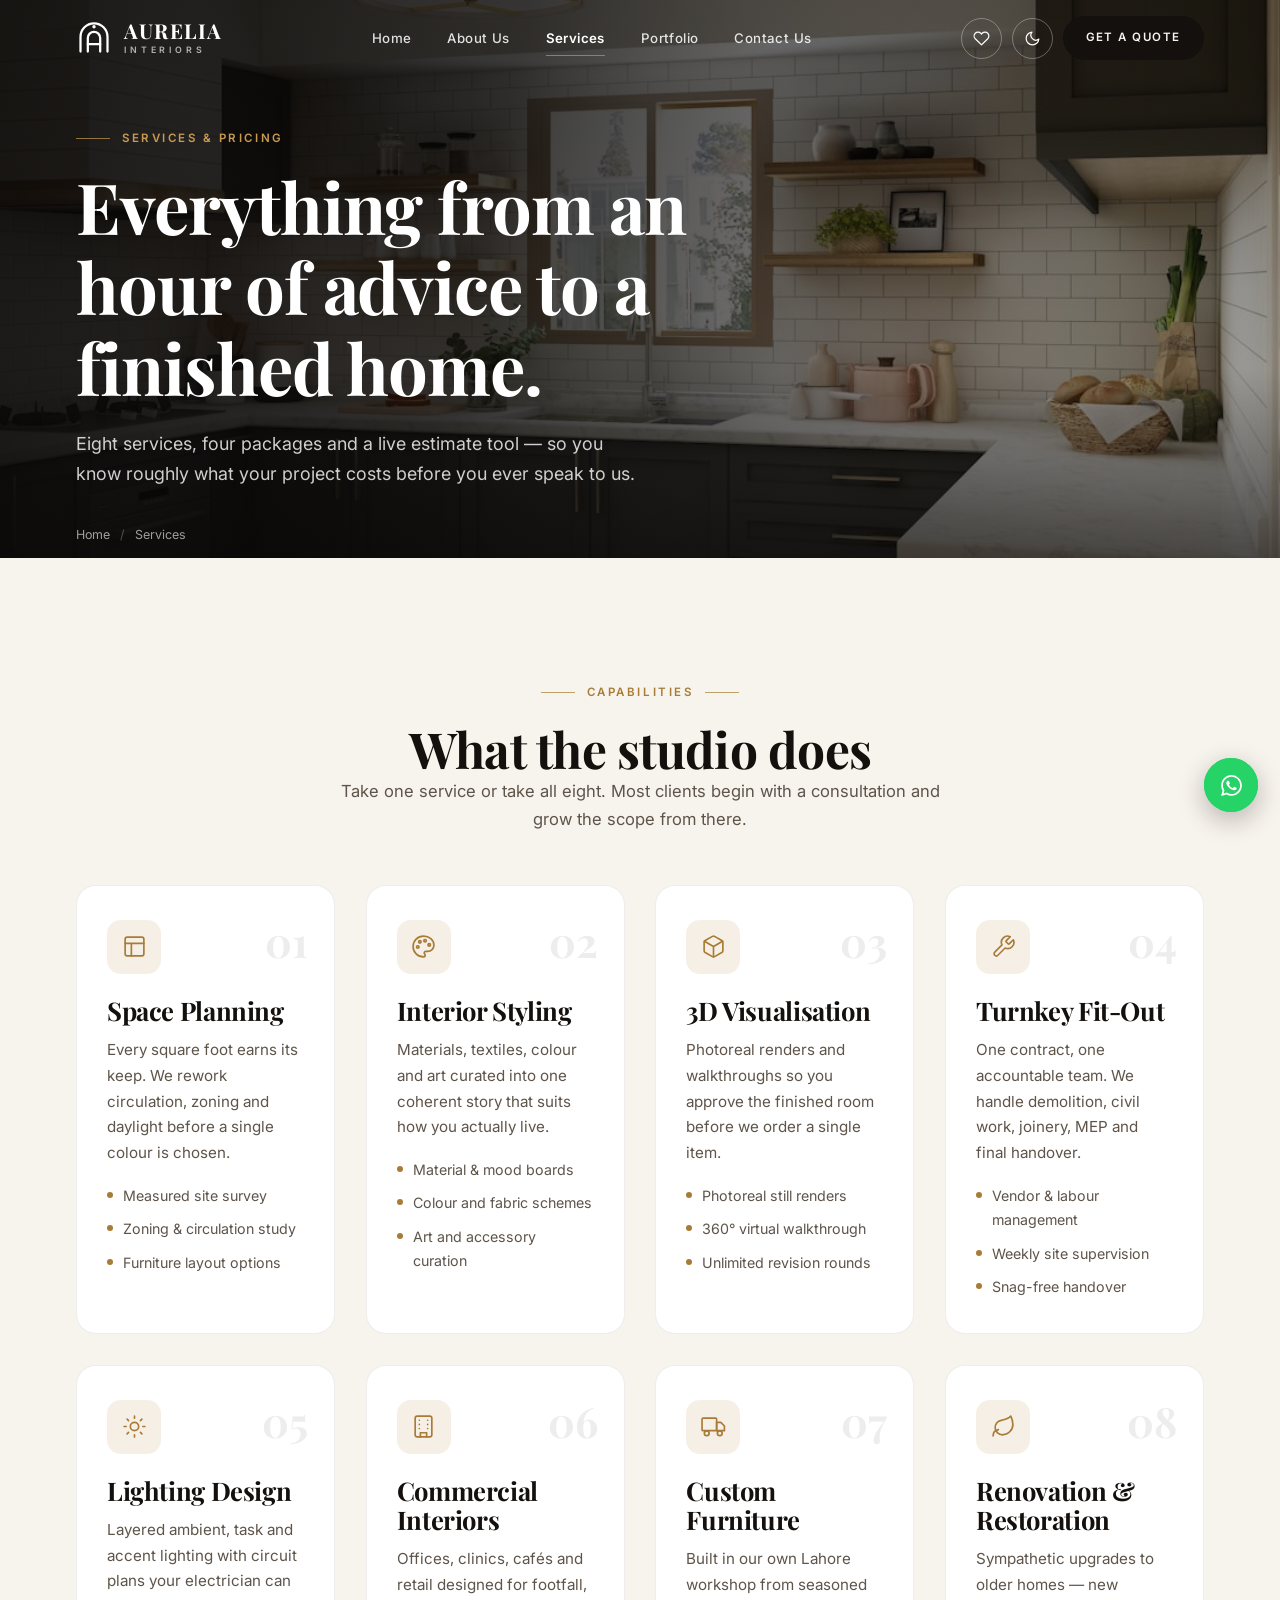
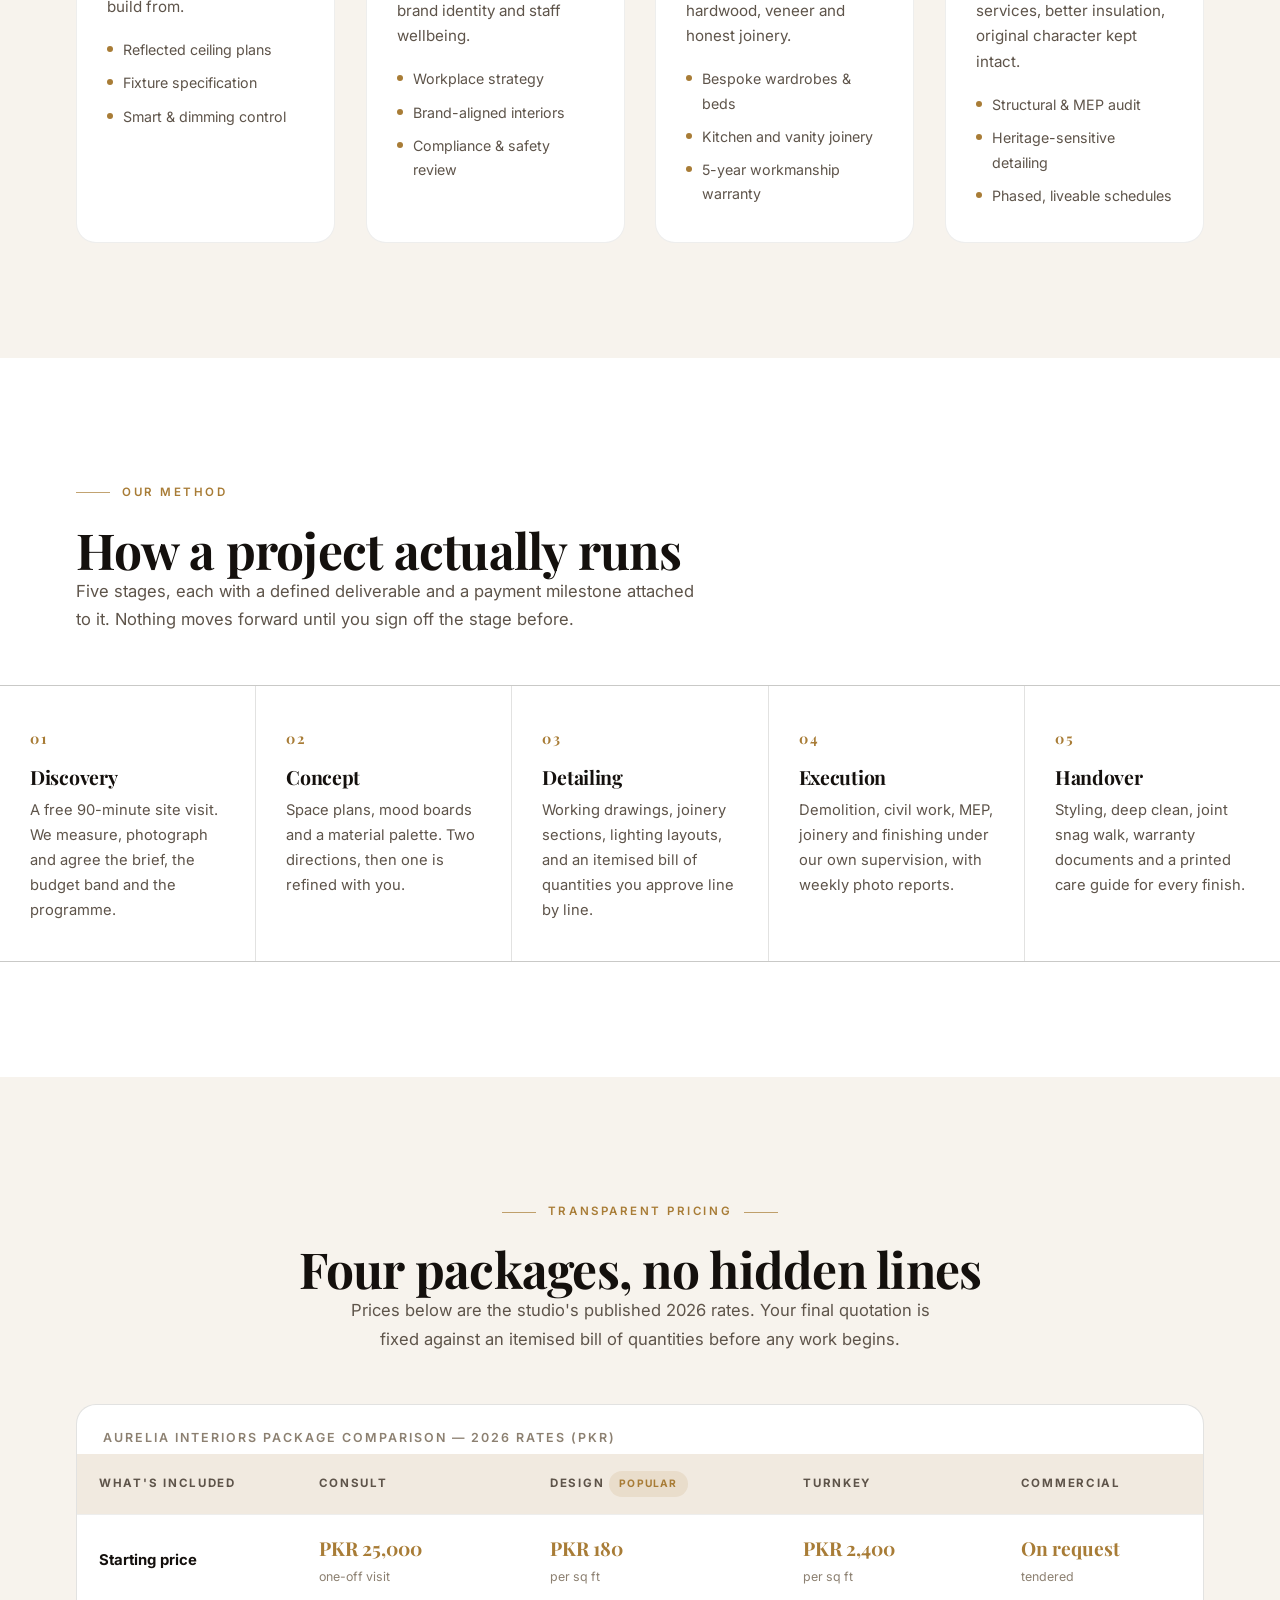
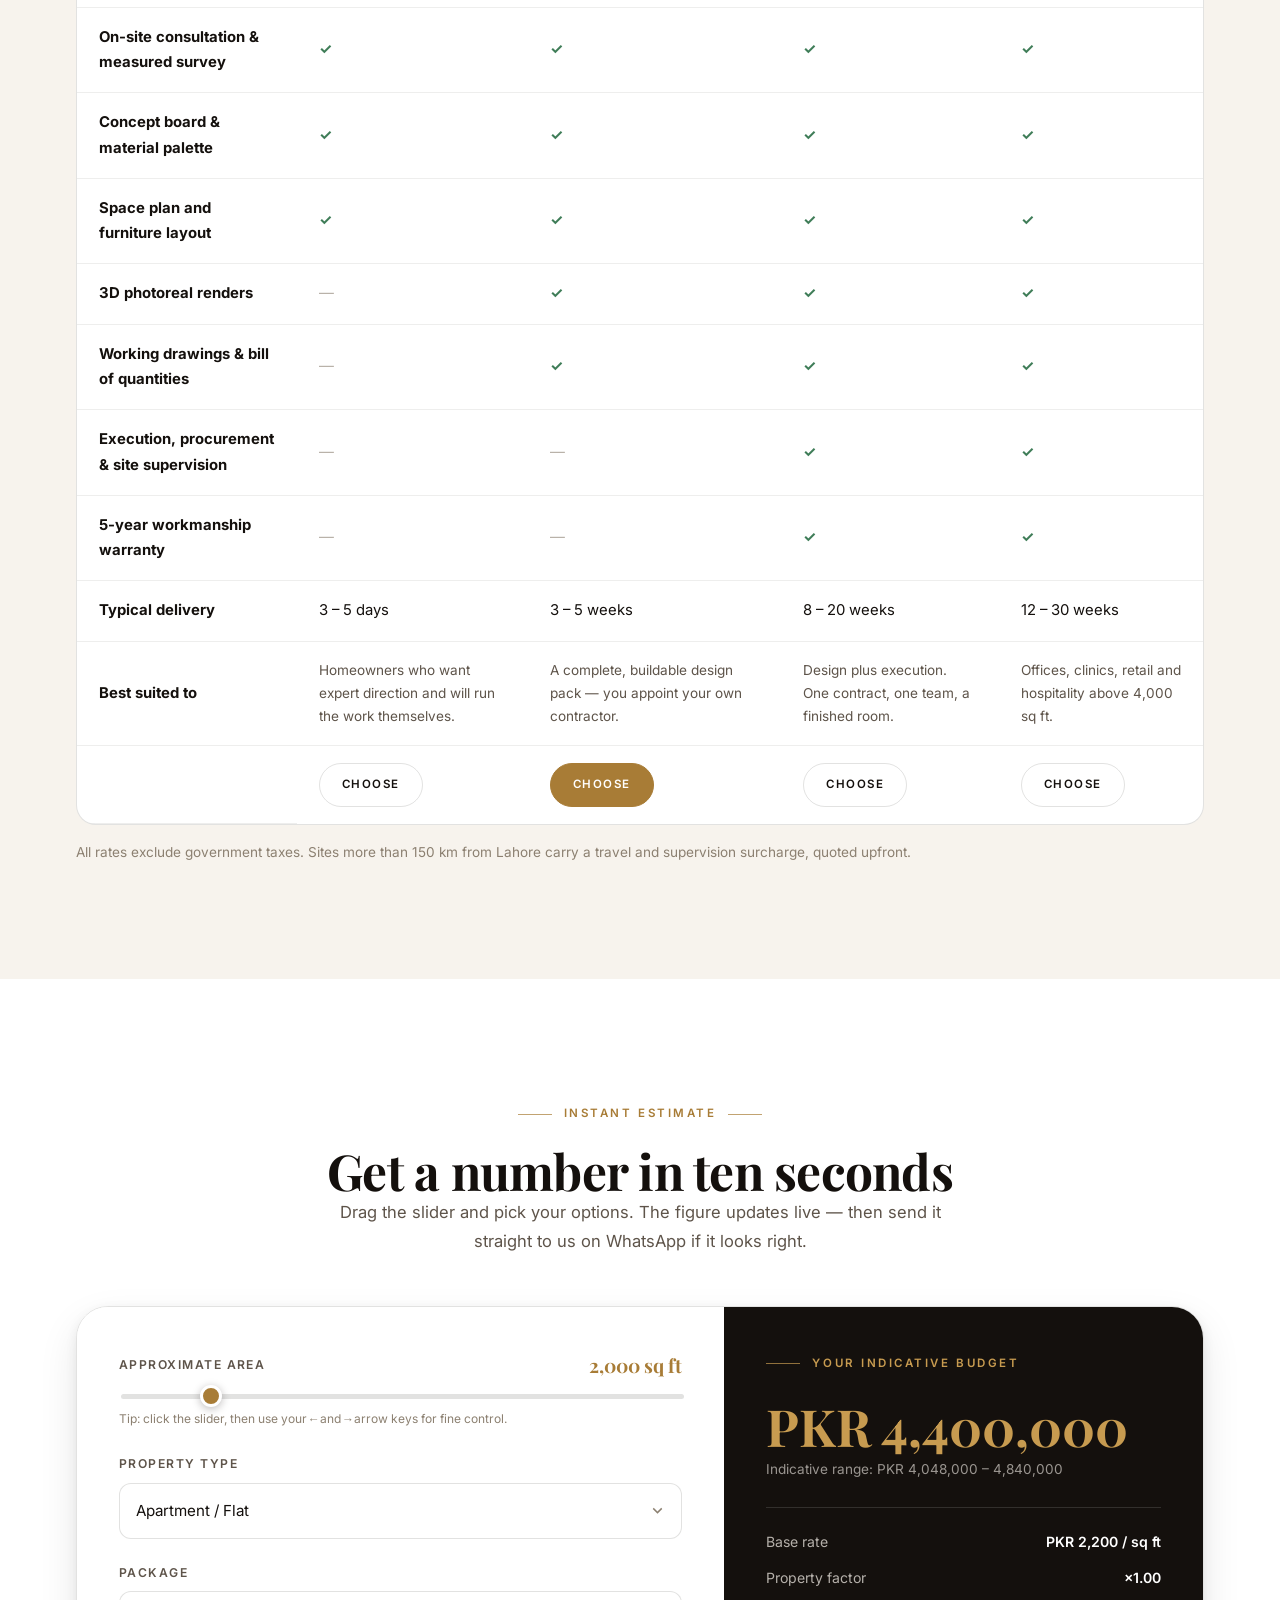
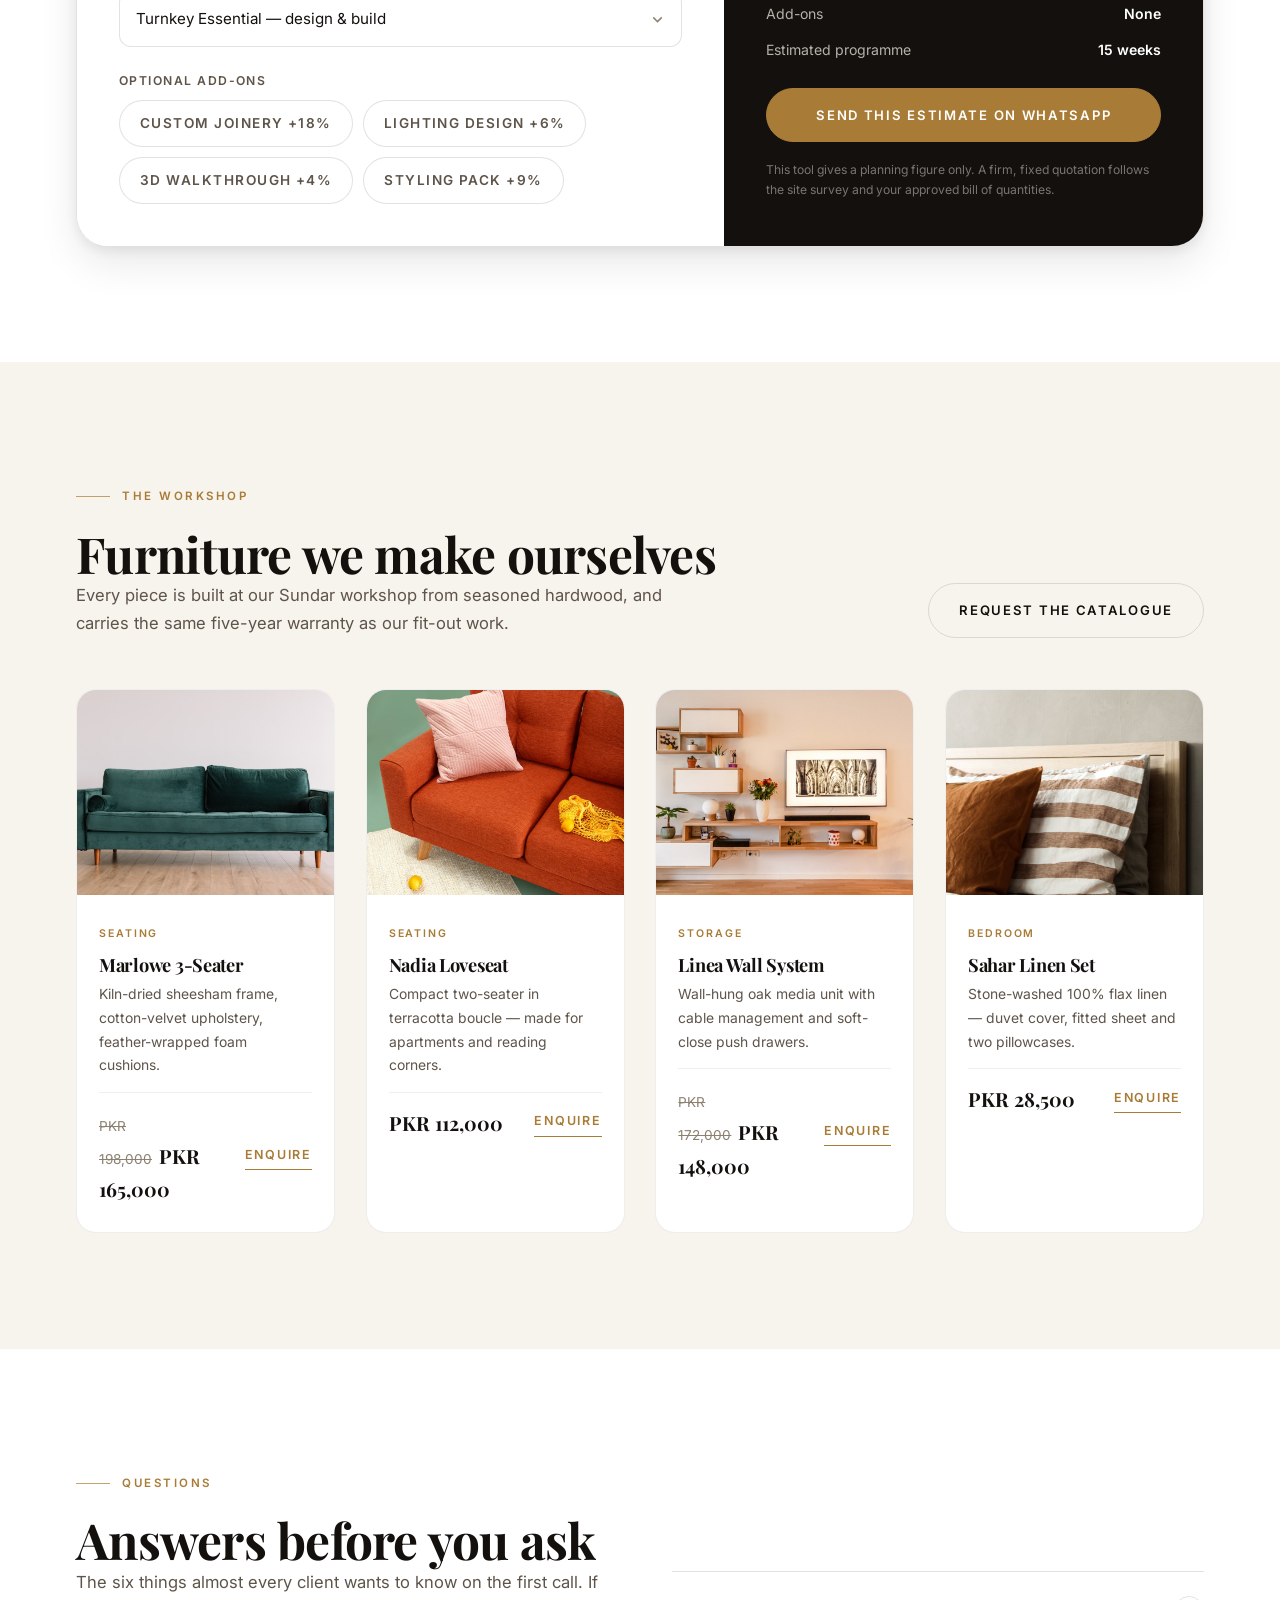
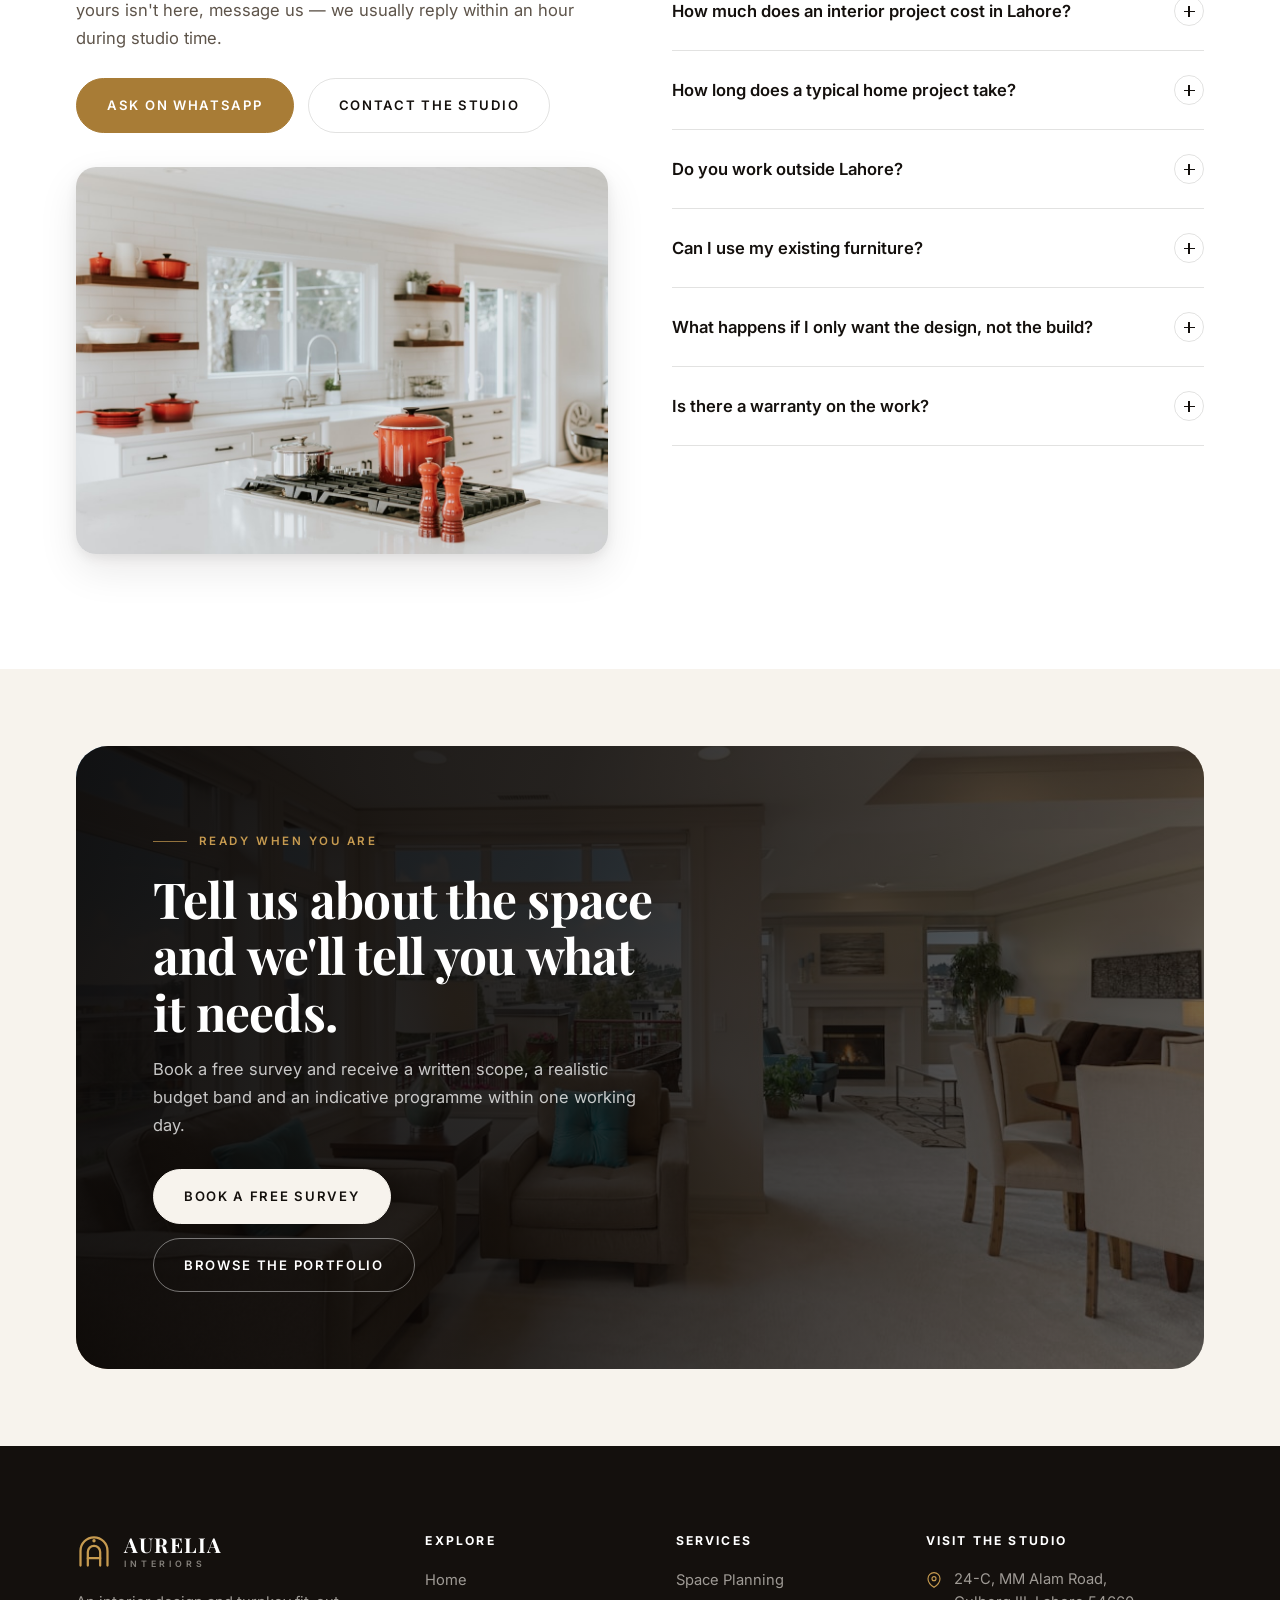
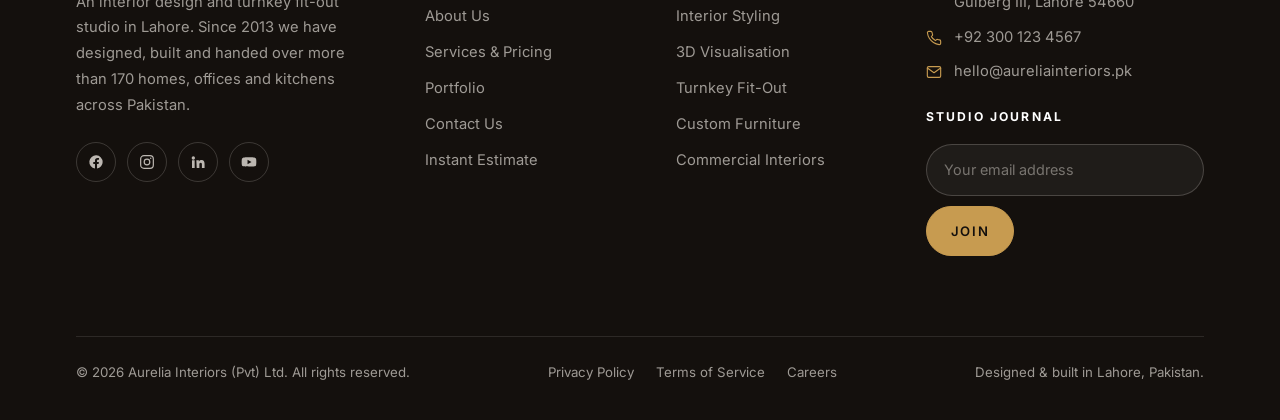
<file: services.html>
<!DOCTYPE html>
<html lang="en" data-theme="light">
<head>
<meta charset="UTF-8">
<meta name="viewport" content="width=device-width, initial-scale=1.0">
<title>Services &amp; Pricing | Aurelia Interiors — Lahore</title>
<meta name="description" content="Interior design services in Lahore — space planning, 3D visualisation, turnkey fit-out, custom furniture and lighting design. Transparent per-square-foot pricing and an instant online estimate.">
<meta name="author" content="Aurelia Interiors">
<meta name="theme-color" content="#14100D">
<meta property="og:title" content="Services &amp; Pricing | Aurelia Interiors">
<meta property="og:description" content="Interior design services in Lahore — space planning, 3D visualisation, turnkey fit-out, custom furniture and lighting design. Transparent per-square-foot pricing and an instant online estimate.">
<meta property="og:type" content="website">
<link rel="icon" type="image/svg+xml" href="assets/favicon.svg">
<link rel="preconnect" href="https://fonts.googleapis.com">
<link rel="preconnect" href="https://fonts.gstatic.com" crossorigin>
<link href="https://fonts.googleapis.com/css2?family=Playfair+Display:ital,wght@0,500;0,600;0,700;1,500;1,600&family=Inter:wght@400;500;600;700&display=swap" rel="stylesheet">
<link rel="stylesheet" href="css/style.css">
</head>
<body class="page-services" data-page="services">
<!-- ===== Preloader ===== -->
<div class="preloader" id="preloader">
  <div class="pl-inner">
    <svg viewBox="0 0 64 64" fill="none" stroke-width="4" stroke-linecap="round" aria-hidden="true">
      <path d="M8 56V30a24 24 0 0 1 48 0v26"/><path d="M21 56V32a11 11 0 0 1 22 0v24"/><path d="M21 43h22"/>
    </svg>
    <b>AURELIA</b>
    <div class="pl-bar"><i></i></div>
  </div>
</div>
<a class="skip-link" href="#main">Skip to main content</a>
<div class="progress-bar" id="progress" aria-hidden="true"></div>

<!-- ===== Site header ===== -->
<header class="header" id="header">
  <div class="wrap header__inner">
    <a class="logo" href="index.html" aria-label="Aurelia Interiors — home">
      <svg class="logo__mark" viewBox="0 0 64 64" fill="none" stroke-width="4" stroke-linecap="round" aria-hidden="true">
          <path d="M8 56V30a24 24 0 0 1 48 0v26"/><path d="M21 56V32a11 11 0 0 1 22 0v24"/><path d="M21 43h22"/>
          <circle cx="32" cy="12" r="3" stroke="none"/></svg>
      <span class="logo__txt">
        <span class="logo__name">AURELIA</span>
        <span class="logo__sub">INTERIORS</span>
      </span>
    </a>

    <nav class="nav" aria-label="Primary">
      <a class="nav__link" href="index.html">Home</a>
      <a class="nav__link" href="about.html">About Us</a>
      <a class="nav__link" href="services.html">Services</a>
      <a class="nav__link" href="portfolio.html">Portfolio</a>
      <a class="nav__link" href="contact.html">Contact Us</a>
    </nav>

    <div class="header__actions">
      <a class="icon-btn" href="portfolio.html" aria-label="Your shortlisted projects">
        <svg viewBox="0 0 24 24" fill="none" stroke="currentColor" stroke-width="1.7" stroke-linecap="round" stroke-linejoin="round"><path d="M20.8 4.6a5.5 5.5 0 0 0-7.8 0L12 5.7l-1-1.1a5.5 5.5 0 0 0-7.8 7.8l1.1 1L12 21l7.7-7.6 1.1-1a5.5 5.5 0 0 0 0-7.8z"/></svg>
        <span class="icon-btn__badge" data-fav-count>0</span>
      </a>
      <button class="icon-btn theme-toggle" type="button" aria-label="Switch between light and dark theme">
        <svg class="moon" viewBox="0 0 24 24" fill="none" stroke="currentColor" stroke-width="1.7" stroke-linecap="round" stroke-linejoin="round"><path d="M21 12.8A9 9 0 1 1 11.2 3a7 7 0 0 0 9.8 9.8z"/></svg>
        <svg class="sun" viewBox="0 0 24 24" fill="none" stroke="currentColor" stroke-width="1.7" stroke-linecap="round" stroke-linejoin="round"><circle cx="12" cy="12" r="4"/><path d="M12 2v2M12 20v2M4.9 4.9l1.4 1.4M17.7 17.7l1.4 1.4M2 12h2M20 12h2M6.3 17.7l-1.4 1.4M19.1 4.9l-1.4 1.4"/></svg>
      </button>
      <a class="btn btn--sm" href="contact.html"><span>Get a quote</span></a>
      <button class="burger" id="burger" type="button" aria-label="Open navigation menu" aria-expanded="false" aria-controls="drawer">
        <span></span><span></span><span></span>
      </button>
    </div>
  </div>
</header>

<!-- ===== Mobile drawer ===== -->
<nav class="drawer" id="drawer" aria-label="Mobile">
  <a class="drawer__link" href="index.html">Home</a>
  <a class="drawer__link" href="about.html">About Us</a>
  <a class="drawer__link" href="services.html">Services</a>
  <a class="drawer__link" href="portfolio.html">Portfolio</a>
  <a class="drawer__link" href="contact.html">Contact Us</a>
  <div class="drawer__foot">
    <a class="btn btn--accent" href="contact.html"><span>Book a consultation</span></a>
    <a class="btn btn--ghost" data-wa href="#"><span>WhatsApp us</span></a>
  </div>
</nav>

<main id="main">

  <!-- ============ PAGE HERO ============ -->
  <section class="hero hero--page" aria-label="Services">
    <div class="hero__media">
      <div class="hero__slide on"><img src="assets/img/proj-12.jpg" alt="A deep sage kitchen with brass hardware designed by Aurelia Interiors" fetchpriority="high"></div>
    </div>
    <div class="hero__inner">
      <div class="wrap">
        <div class="hero__content">
          <span class="eyebrow">Services &amp; pricing</span>
          <h1>Everything from an hour of advice to a finished home.</h1>
          <p class="hero__text">Eight services, four packages and a live estimate tool &mdash; so you know roughly what your project costs before you ever speak to us.</p>
          <nav class="crumbs" aria-label="Breadcrumb"><a href="index.html">Home</a><span>/</span>Services</nav>
        </div>
      </div>
    </div>
  </section>

  <!-- ============ ALL SERVICES ============ -->
  <section class="section">
    <div class="wrap">
      <div class="sec-head sec-head--center">
        <span class="eyebrow eyebrow--center">Capabilities</span>
        <h2>What the studio does</h2>
        <p class="lede">Take one service or take all eight. Most clients begin with a consultation and grow the scope from there.</p>
      </div>
      <div class="grid g-4" id="servicesGrid"></div>
    </div>
  </section>

  <!-- ============ PROCESS ============ -->
  <section class="section section--alt">
    <div class="wrap">
      <div class="sec-head">
        <span class="eyebrow">Our method</span>
        <h2>How a project actually runs</h2>
        <p class="lede">Five stages, each with a defined deliverable and a payment milestone attached to it. Nothing moves forward until you sign off the stage before.</p>
      </div>
    </div>
    <div class="steps" style="display:grid;grid-template-columns:repeat(5,1fr)">
      <article class="step" data-reveal><span class="step__n"></span><h3>Discovery</h3><p>A free 90-minute site visit. We measure, photograph and agree the brief, the budget band and the programme.</p></article>
      <article class="step" data-reveal data-delay="1"><span class="step__n"></span><h3>Concept</h3><p>Space plans, mood boards and a material palette. Two directions, then one is refined with you.</p></article>
      <article class="step" data-reveal data-delay="2"><span class="step__n"></span><h3>Detailing</h3><p>Working drawings, joinery sections, lighting layouts, and an itemised bill of quantities you approve line by line.</p></article>
      <article class="step" data-reveal data-delay="3"><span class="step__n"></span><h3>Execution</h3><p>Demolition, civil work, MEP, joinery and finishing under our own supervision, with weekly photo reports.</p></article>
      <article class="step" data-reveal data-delay="4"><span class="step__n"></span><h3>Handover</h3><p>Styling, deep clean, joint snag walk, warranty documents and a printed care guide for every finish.</p></article>
    </div>
  </section>

  <!-- ============ PRICING TABLE ============ -->
  <section class="section" id="pricing">
    <div class="wrap">
      <div class="sec-head sec-head--center">
        <span class="eyebrow eyebrow--center">Transparent pricing</span>
        <h2>Four packages, no hidden lines</h2>
        <p class="lede">Prices below are the studio's published 2026 rates. Your final quotation is fixed against an itemised bill of quantities before any work begins.</p>
      </div>
      <div class="table-wrap" data-reveal>
        <table>
          <caption>Aurelia Interiors package comparison &mdash; 2026 rates (PKR)</caption>
          <thead id="pkgHead"></thead>
          <tbody id="pkgBody"></tbody>
        </table>
      </div>
      <p class="result-note" style="margin-top:16px">All rates exclude government taxes. Sites more than 150&nbsp;km from Lahore carry a travel and supervision surcharge, quoted upfront.</p>
    </div>
  </section>

  <!-- ============ INSTANT ESTIMATE ============ -->
  <section class="section section--alt" id="estimate">
    <div class="wrap">
      <div class="sec-head sec-head--center">
        <span class="eyebrow eyebrow--center">Instant estimate</span>
        <h2>Get a number in ten seconds</h2>
        <p class="lede">Drag the slider and pick your options. The figure updates live &mdash; then send it straight to us on WhatsApp if it looks right.</p>
      </div>

      <div class="estimator" id="estimator" data-reveal>
        <div class="estimator__form">
          <div class="field">
            <div class="range-row">
              <label for="estArea">Approximate area</label>
              <span class="range-val" id="estAreaOut">2,000 sq ft</span>
            </div>
            <input type="range" id="estArea" min="300" max="12000" step="50" value="2000" aria-describedby="estAreaOut">
            <span class="field__hint">Tip: click the slider, then use your <kbd>&larr;</kbd> and <kbd>&rarr;</kbd> arrow keys for fine control.</span>
          </div>

          <div class="field">
            <label for="estType">Property type</label>
            <select id="estType">
              <option value="apartment">Apartment / Flat</option>
              <option value="house">House / Villa</option>
              <option value="office">Office</option>
              <option value="retail">Retail / Caf&eacute;</option>
            </select>
          </div>

          <div class="field">
            <label for="estPkg">Package</label>
            <select id="estPkg">
              <option value="design">Design only &mdash; drawings &amp; specification</option>
              <option value="essential" selected>Turnkey Essential &mdash; design &amp; build</option>
              <option value="signature">Turnkey Signature &mdash; premium finishes</option>
            </select>
          </div>

          <div class="field">
            <label>Optional add-ons</label>
            <div class="pill-set">
              <label class="pill"><input type="checkbox" data-extra="18" data-label="Custom joinery"><span>Custom joinery&nbsp;+18%</span></label>
              <label class="pill"><input type="checkbox" data-extra="6" data-label="Lighting design"><span>Lighting design&nbsp;+6%</span></label>
              <label class="pill"><input type="checkbox" data-extra="4" data-label="3D walkthrough"><span>3D walkthrough&nbsp;+4%</span></label>
              <label class="pill"><input type="checkbox" data-extra="9" data-label="Styling &amp; accessories"><span>Styling pack&nbsp;+9%</span></label>
            </div>
          </div>
        </div>

        <div class="estimator__out">
          <span class="eyebrow">Your indicative budget</span>
          <p class="est-total" id="estTotal">PKR 0</p>
          <p class="est-sub" id="estRange">Indicative range</p>
          <ul class="est-lines" id="estLines"></ul>
          <a class="btn btn--accent btn--block" id="estWa" href="#" target="_blank" rel="noopener">
            <span>Send this estimate on WhatsApp</span>
          </a>
          <p class="est-note">This tool gives a planning figure only. A firm, fixed quotation follows the site survey and your approved bill of quantities.</p>
        </div>
      </div>
    </div>
  </section>

  <!-- ============ PRODUCTS ============ -->
  <section class="section">
    <div class="wrap">
      <div class="sec-head-row">
        <div class="sec-head">
          <span class="eyebrow">The workshop</span>
          <h2>Furniture we make ourselves</h2>
          <p class="lede">Every piece is built at our Sundar workshop from seasoned hardwood, and carries the same five-year warranty as our fit-out work.</p>
        </div>
        <a class="btn btn--ghost" data-wa href="#"><span>Request the catalogue</span></a>
      </div>
      <div class="grid g-4" id="productsGrid"></div>
    </div>
  </section>

  <!-- ============ FAQ ============ -->
  <section class="section section--alt">
    <div class="wrap split">
      <div data-reveal>
        <span class="eyebrow">Questions</span>
        <h2>Answers before you ask</h2>
        <p class="lede">The six things almost every client wants to know on the first call. If yours isn't here, message us &mdash; we usually reply within an hour during studio time.</p>
        <div class="btn-row" style="margin-top:26px">
          <a class="btn btn--accent" data-wa href="#"><span>Ask on WhatsApp</span></a>
          <a class="btn btn--ghost" href="contact.html"><span>Contact the studio</span></a>
        </div>
        <div class="img-frame" style="margin-top:34px"><img src="assets/img/proj-11.jpg" alt="A modern-classic white kitchen with walnut shelving" loading="lazy"></div>
      </div>
      <div class="acc" id="faq" data-reveal data-delay="1"></div>
    </div>
  </section>

  <!-- ============ CTA ============ -->
  <section class="section section--tight">
    <div class="wrap">
      <div class="cta" data-reveal>
        <img src="assets/img/proj-13.jpg" alt="">
        <div class="cta__body">
          <span class="eyebrow" style="color:var(--brass-2)">Ready when you are</span>
          <h2>Tell us about the space and we'll tell you what it needs.</h2>
          <p>Book a free survey and receive a written scope, a realistic budget band and an indicative programme within one working day.</p>
          <div class="btn-row">
            <a class="btn btn--light" href="contact.html"><span>Book a free survey</span></a>
            <a class="btn btn--outline-light" href="portfolio.html"><span>Browse the portfolio</span></a>
          </div>
        </div>
      </div>
    </div>
  </section>

</main>
<!-- ===== Footer ===== -->
<footer class="footer">
  <div class="wrap">
    <div class="footer__top">
      <div>
        <a class="logo" href="index.html" aria-label="Aurelia Interiors — home">
          <svg class="logo__mark" viewBox="0 0 64 64" fill="none" stroke-width="4" stroke-linecap="round" aria-hidden="true">
          <path d="M8 56V30a24 24 0 0 1 48 0v26"/><path d="M21 56V32a11 11 0 0 1 22 0v24"/><path d="M21 43h22"/>
          <circle cx="32" cy="12" r="3" stroke="none"/></svg>
          <span class="logo__txt"><span class="logo__name">AURELIA</span><span class="logo__sub">INTERIORS</span></span>
        </a>
        <p class="footer__about">An interior design and turnkey fit-out studio in Lahore. Since 2013 we have designed, built and handed over more than 170 homes, offices and kitchens across Pakistan.</p>
        <div class="socials">
          <a href="https://www.facebook.com/" target="_blank" rel="noopener" aria-label="Aurelia Interiors on Facebook"><svg viewBox="0 0 24 24"><path fill="currentColor" d="M22 12a10 10 0 1 0-11.56 9.88v-6.99H7.9V12h2.54V9.8c0-2.5 1.49-3.89 3.77-3.89 1.09 0 2.24.2 2.24.2v2.46h-1.26c-1.24 0-1.63.77-1.63 1.56V12h2.78l-.45 2.89h-2.33v6.99A10 10 0 0 0 22 12z"/></svg></a>
          <a href="https://www.instagram.com/" target="_blank" rel="noopener" aria-label="Aurelia Interiors on Instagram"><svg viewBox="0 0 24 24" fill="none" stroke="currentColor" stroke-width="1.8"><rect x="2.5" y="2.5" width="19" height="19" rx="5"/><circle cx="12" cy="12" r="4.2"/><circle cx="17.6" cy="6.4" r="1.1" fill="currentColor" stroke="none"/></svg></a>
          <a href="https://www.linkedin.com/" target="_blank" rel="noopener" aria-label="Aurelia Interiors on LinkedIn"><svg viewBox="0 0 24 24"><path fill="currentColor" d="M4.98 3.5A2.5 2.5 0 1 0 5 8.5a2.5 2.5 0 0 0 0-5zM3 9.5h4V21H3zM9.5 9.5h3.8v1.6h.05a4.2 4.2 0 0 1 3.75-2c4 0 4.75 2.6 4.75 6V21h-4v-5.2c0-1.24-.02-2.84-1.75-2.84-1.76 0-2.03 1.36-2.03 2.76V21h-4z"/></svg></a>
          <a href="https://www.youtube.com/" target="_blank" rel="noopener" aria-label="Aurelia Interiors on YouTube"><svg viewBox="0 0 24 24"><path fill="currentColor" d="M23 12s0-3.2-.4-4.7a2.5 2.5 0 0 0-1.8-1.8C19.3 5 12 5 12 5s-7.3 0-8.8.5a2.5 2.5 0 0 0-1.8 1.8C1 8.8 1 12 1 12s0 3.2.4 4.7c.2.9.9 1.6 1.8 1.8 1.5.5 8.8.5 8.8.5s7.3 0 8.8-.5a2.5 2.5 0 0 0 1.8-1.8C23 15.2 23 12 23 12zM9.8 15.3V8.7l6 3.3-6 3.3z"/></svg></a>
        </div>
      </div>

      <div>
        <h5>Explore</h5>
        <ul>
          <li><a href="index.html">Home</a></li>
          <li><a href="about.html">About Us</a></li>
          <li><a href="services.html">Services &amp; Pricing</a></li>
          <li><a href="portfolio.html">Portfolio</a></li>
          <li><a href="contact.html">Contact Us</a></li>
          <li><a href="services.html#estimate">Instant Estimate</a></li>
        </ul>
      </div>

      <div>
        <h5>Services</h5>
        <ul>
          <li><a href="services.html">Space Planning</a></li>
          <li><a href="services.html">Interior Styling</a></li>
          <li><a href="services.html">3D Visualisation</a></li>
          <li><a href="services.html">Turnkey Fit-Out</a></li>
          <li><a href="services.html">Custom Furniture</a></li>
          <li><a href="services.html">Commercial Interiors</a></li>
        </ul>
      </div>

      <div>
        <h5>Visit the studio</h5>
        <ul class="f-contact">
          <li><svg viewBox="0 0 24 24" fill="none" stroke="currentColor" stroke-width="1.7" stroke-linecap="round" stroke-linejoin="round"><path d="M21 10c0 7-9 13-9 13s-9-6-9-13a9 9 0 0 1 18 0z"/><circle cx="12" cy="10" r="3"/></svg><span>24-C, MM Alam Road,<br>Gulberg III, Lahore 54660</span></li>
          <li><svg viewBox="0 0 24 24" fill="none" stroke="currentColor" stroke-width="1.7" stroke-linecap="round" stroke-linejoin="round"><path d="M22 16.9v3a2 2 0 0 1-2.2 2 19.8 19.8 0 0 1-8.6-3.1 19.5 19.5 0 0 1-6-6A19.8 19.8 0 0 1 2.1 4.2 2 2 0 0 1 4.1 2h3a2 2 0 0 1 2 1.7c.1 1 .4 1.9.7 2.8a2 2 0 0 1-.5 2.1L8.1 9.9a16 16 0 0 0 6 6l1.3-1.2a2 2 0 0 1 2.1-.5c.9.3 1.8.6 2.8.7a2 2 0 0 1 1.7 2z"/></svg><a href="tel:+923001234567">+92 300 123 4567</a></li>
          <li><svg viewBox="0 0 24 24" fill="none" stroke="currentColor" stroke-width="1.7" stroke-linecap="round" stroke-linejoin="round"><rect x="2" y="4" width="20" height="16" rx="2"/><path d="M22 6l-10 7L2 6"/></svg><a href="mailto:hello@aureliainteriors.pk">hello@aureliainteriors.pk</a></li>
        </ul>
        <h5 style="margin-top:26px">Studio journal</h5>
        <form class="newsletter" novalidate>
          <input type="email" name="newsletter" placeholder="Your email address" aria-label="Email address for newsletter">
          <button class="btn" type="submit"><span>Join</span></button>
        </form>
        <p class="news-msg" role="status"></p>
      </div>
    </div>

    <div class="footer__bar">
      <p>&copy; <span data-year>2026</span> Aurelia Interiors (Pvt) Ltd. All rights reserved.</p>
      <nav aria-label="Legal">
        <a href="#">Privacy Policy</a>
        <a href="#">Terms of Service</a>
        <a href="contact.html">Careers</a>
      </nav>
      <p>Designed &amp; built in Lahore, Pakistan.</p>
    </div>
  </div>
</footer>

<!-- ===== Floating actions: WhatsApp + back to top ===== -->
<div class="floaters">
  <a class="fab fab--wa" data-wa href="#" aria-label="Chat with us on WhatsApp">
    <span class="fab__tip">Chat on WhatsApp</span>
    <svg viewBox="0 0 24 24" aria-hidden="true"><path fill="currentColor" d="M12.04 2C6.58 2 2.13 6.45 2.13 11.91c0 1.75.46 3.45 1.32 4.95L2 22l5.25-1.38a9.9 9.9 0 0 0 4.79 1.22h.01c5.46 0 9.91-4.45 9.91-9.91 0-2.65-1.03-5.14-2.9-7.01A9.82 9.82 0 0 0 12.04 2zm0 18.15h-.01a8.2 8.2 0 0 1-4.19-1.15l-.3-.18-3.12.82.83-3.04-.2-.31a8.17 8.17 0 0 1-1.26-4.38c0-4.54 3.7-8.23 8.25-8.23 2.2 0 4.27.86 5.83 2.42a8.18 8.18 0 0 1 2.41 5.82c0 4.54-3.7 8.23-8.24 8.23zm4.52-6.16c-.25-.12-1.47-.72-1.69-.81-.23-.08-.39-.12-.56.13-.16.24-.64.8-.78.97-.14.16-.29.18-.54.06-.25-.13-1.05-.39-1.99-1.23-.74-.66-1.23-1.47-1.38-1.72-.14-.25-.01-.38.11-.5.11-.11.25-.29.37-.43.13-.15.17-.25.25-.41.08-.17.04-.31-.02-.43-.06-.12-.56-1.34-.76-1.84-.2-.48-.4-.42-.56-.43h-.48c-.16 0-.43.06-.65.31-.22.25-.85.83-.85 2.03s.87 2.35.99 2.51c.12.16 1.71 2.61 4.15 3.66.58.25 1.03.4 1.38.51.58.19 1.11.16 1.53.1.47-.07 1.47-.6 1.67-1.18.21-.58.21-1.07.15-1.18-.06-.11-.22-.17-.47-.29z"/></svg>
  </a>
  <button class="fab fab--top" id="toTop" type="button" aria-label="Back to top">
    <svg viewBox="0 0 24 24" fill="none" stroke="currentColor" stroke-width="2" stroke-linecap="round" stroke-linejoin="round"><path d="M12 19V5M5 12l7-7 7 7"/></svg>
  </button>
</div>
<script src="js/data.js"></script>
<script src="js/main.js"></script>
</body>
</html>
</file>
<file: css/style.css>
/* ============================================================
   AURELIA INTERIORS — Global Stylesheet
   Author : Web Development Project
   Theme  : Espresso + Bone + Brass  (light / dark capable)
   ============================================================ */

/* ---------- 1. DESIGN TOKENS ---------- */
:root{
  /* brand */
  --ink:#14100D;
  --ink-soft:#2B231C;
  --bone:#F7F3ED;
  --bone-2:#EFE8DD;
  --brass:#A87C36;
  --brass-2:#C79B50;
  --sage:#6E7A64;
  --terra:#B4633C;

  /* semantic (light) */
  --bg:#F7F3ED;
  --bg-alt:#FFFFFF;
  --bg-deep:#14100D;
  --surface:#FFFFFF;
  --surface-2:#F1EAE0;
  --text:#14100D;
  --text-2:#5E544A;
  --text-3:#8C8071;
  --accent:#A87C36;
  --accent-soft:rgba(168,124,54,.12);
  --line:rgba(20,16,13,.12);
  --line-2:rgba(20,16,13,.07);
  --shadow-sm:0 1px 2px rgba(20,16,13,.06),0 2px 8px rgba(20,16,13,.05);
  --shadow-md:0 4px 12px rgba(20,16,13,.07),0 16px 40px rgba(20,16,13,.09);
  --shadow-lg:0 12px 28px rgba(20,16,13,.10),0 40px 80px rgba(20,16,13,.14);
  --ok:#3F7D58; --err:#B3402F; --warn:#B4863C;

  /* type */
  --f-display:"Playfair Display",Georgia,"Times New Roman",serif;
  --f-body:"Inter",-apple-system,BlinkMacSystemFont,"Segoe UI",Roboto,Helvetica,Arial,sans-serif;

  /* metrics */
  --wrap:1240px;
  --gutter:clamp(20px,5vw,56px);
  --r-sm:6px; --r-md:12px; --r-lg:20px; --r-xl:32px; --r-pill:999px;
  --header-h:76px;
  --ease:cubic-bezier(.22,.61,.36,1);
  --ease-out:cubic-bezier(.16,1,.3,1);
}

html[data-theme="dark"]{
  --bg:#121010;
  --bg-alt:#1A1715;
  --bg-deep:#0C0A09;
  --surface:#1C1917;
  --surface-2:#241F1C;
  --text:#F4EFE8;
  --text-2:#B6AA9C;
  --text-3:#8A7E71;
  --accent:#C79B50;
  --accent-soft:rgba(199,155,80,.15);
  --line:rgba(244,239,232,.14);
  --line-2:rgba(244,239,232,.08);
  --shadow-sm:0 1px 2px rgba(0,0,0,.4);
  --shadow-md:0 4px 12px rgba(0,0,0,.45),0 16px 40px rgba(0,0,0,.4);
  --shadow-lg:0 12px 28px rgba(0,0,0,.5),0 40px 80px rgba(0,0,0,.5);
  --ok:#5DA97D; --err:#E0705C;
}

/* ---------- 2. RESET & BASE ---------- */
*,*::before,*::after{box-sizing:border-box;}
html{-webkit-text-size-adjust:100%;scroll-behavior:smooth;}
body{
  margin:0;
  font-family:var(--f-body);
  font-size:16.5px;
  line-height:1.7;
  color:var(--text);
  background:var(--bg);
  -webkit-font-smoothing:antialiased;
  overflow-x:hidden;
  transition:background .4s var(--ease),color .4s var(--ease);
}
body.no-scroll{overflow:hidden;}
img{max-width:100%;display:block;height:auto;}
a{color:inherit;text-decoration:none;}
button,input,select,textarea{font:inherit;color:inherit;}
button{cursor:pointer;background:none;border:0;}
ul,ol{margin:0;padding:0;}
h1,h2,h3,h4,h5{margin:0;font-family:var(--f-display);font-weight:700;line-height:1.14;letter-spacing:-.015em;}
p{margin:0 0 1em;}
p:last-child{margin-bottom:0;}
:focus-visible{outline:2px solid var(--accent);outline-offset:3px;border-radius:4px;}
::selection{background:var(--accent);color:#fff;}

h1{font-size:clamp(2.6rem,6vw,4.4rem);}
h2{font-size:clamp(2rem,4vw,3.1rem);}
h3{font-size:clamp(1.3rem,2vw,1.65rem);}
h4{font-size:1.1rem;}

/* ---------- 3. LAYOUT HELPERS ---------- */
.wrap{width:100%;max-width:var(--wrap);margin-inline:auto;padding-inline:var(--gutter);}
.section{padding-block:clamp(64px,9vw,124px);position:relative;}
.section--tight{padding-block:clamp(48px,6vw,80px);}
.section--alt{background:var(--bg-alt);}
.section--deep{background:var(--bg-deep);color:#F4EFE8;}
.section--deep .lede,.section--deep .sec-head p{color:rgba(244,239,232,.72);}
.grid{display:grid;gap:clamp(20px,2.4vw,34px);}
.g-2{grid-template-columns:repeat(2,1fr);}
.g-3{grid-template-columns:repeat(3,1fr);}
.g-4{grid-template-columns:repeat(4,1fr);}
.center{text-align:center;}
.mt-0{margin-top:0;}

/* eyebrow + section heads */
.eyebrow{
  display:inline-flex;align-items:center;gap:12px;
  font-size:.72rem;font-weight:600;letter-spacing:.22em;text-transform:uppercase;
  color:var(--accent);margin-bottom:18px;
}
.eyebrow::before{content:"";width:34px;height:1px;background:currentColor;opacity:.7;}
.eyebrow--center{justify-content:center;}
.eyebrow--center::after{content:"";width:34px;height:1px;background:currentColor;opacity:.7;}
.sec-head{max-width:720px;margin-bottom:clamp(34px,4vw,60px);}
.sec-head--center{margin-inline:auto;text-align:center;}
.lede{font-size:clamp(1rem,1.3vw,1.12rem);color:var(--text-2);max-width:62ch;}
.sec-head--center .lede{margin-inline:auto;}
.sec-head-row{display:flex;align-items:flex-end;justify-content:space-between;gap:32px;flex-wrap:wrap;margin-bottom:clamp(34px,4vw,56px);}
.sec-head-row .sec-head{margin-bottom:0;}

/* ---------- 4. BUTTONS ---------- */
.btn{
  --btn-bg:var(--ink); --btn-fg:#F7F3ED; --btn-bd:var(--ink);
  position:relative;display:inline-flex;align-items:center;justify-content:center;gap:10px;
  padding:15px 30px;border:1px solid var(--btn-bd);background:var(--btn-bg);color:var(--btn-fg);
  font-size:.82rem;font-weight:600;letter-spacing:.13em;text-transform:uppercase;
  border-radius:var(--r-pill);cursor:pointer;overflow:hidden;
  transition:transform .35s var(--ease-out),box-shadow .35s var(--ease),background .3s,color .3s,border-color .3s;
}
.btn span{position:relative;z-index:1;}
.btn svg{position:relative;z-index:1;width:16px;height:16px;flex:none;transition:transform .35s var(--ease-out);}
.btn::after{
  content:"";position:absolute;inset:0;background:var(--accent);
  transform:translateY(101%);transition:transform .45s var(--ease-out);z-index:0;
}
.btn:hover{transform:translateY(-3px);box-shadow:var(--shadow-md);color:#fff;border-color:var(--accent);}
.btn:hover::after{transform:translateY(0);}
.btn:hover svg{transform:translateX(4px);}
.btn:active{transform:translateY(-1px);}
.btn--accent{--btn-bg:var(--accent);--btn-bd:var(--accent);--btn-fg:#fff;}
.btn--accent::after{background:var(--ink);}
.btn--accent:hover{border-color:var(--ink);}
.btn--ghost{--btn-bg:transparent;--btn-fg:var(--text);--btn-bd:var(--line);}
.btn--ghost:hover{--btn-fg:#fff;}
.btn--light{--btn-bg:#F7F3ED;--btn-bd:#F7F3ED;--btn-fg:#14100D;}
.btn--outline-light{--btn-bg:transparent;--btn-bd:rgba(255,255,255,.42);--btn-fg:#fff;}
.btn--sm{padding:11px 22px;font-size:.72rem;}
.btn--block{width:100%;}
.btn-row{display:flex;flex-wrap:wrap;gap:14px;align-items:center;}

/* text link with arrow */
.tlink{
  display:inline-flex;align-items:center;gap:9px;font-size:.78rem;font-weight:600;
  letter-spacing:.14em;text-transform:uppercase;color:var(--accent);
  padding-bottom:4px;border-bottom:1px solid var(--accent);transition:gap .3s var(--ease-out),opacity .3s;
}
.tlink:hover{gap:16px;opacity:.75;}

/* ---------- 5. HEADER / NAV ---------- */
.progress-bar{position:fixed;top:0;left:0;height:3px;width:0;background:linear-gradient(90deg,var(--accent),var(--brass-2));z-index:1200;transition:width .1s linear;}
.header{
  position:fixed;top:0;left:0;right:0;z-index:1000;
  transition:background .4s var(--ease),box-shadow .4s var(--ease),border-color .4s,padding .4s var(--ease);
  border-bottom:1px solid transparent;
}
.header__inner{display:flex;align-items:center;justify-content:space-between;gap:24px;height:var(--header-h);transition:height .4s var(--ease);}
.header.is-stuck{background:color-mix(in srgb,var(--bg) 88%,transparent);backdrop-filter:blur(16px) saturate(1.4);-webkit-backdrop-filter:blur(16px) saturate(1.4);border-bottom-color:var(--line-2);box-shadow:0 6px 30px rgba(20,16,13,.06);}
.header.is-stuck .header__inner{height:66px;}

/* logo */
.logo{display:flex;align-items:center;gap:12px;flex:none;}
.logo__mark{width:36px;height:36px;flex:none;transition:transform .5s var(--ease-out);}
.logo:hover .logo__mark{transform:rotate(-6deg) scale(1.06);}
.logo__mark path,.logo__mark circle{stroke:var(--accent);}
.logo__mark circle{fill:var(--accent);stroke:none;}
.logo__txt{display:flex;flex-direction:column;line-height:1;}
.logo__name{font-family:var(--f-display);font-size:1.28rem;font-weight:700;letter-spacing:.06em;color:var(--nav-fg,var(--text));}
.logo__sub{font-size:.55rem;font-weight:600;letter-spacing:.44em;color:var(--nav-fg2,var(--text-3));margin-top:5px;}

/* nav */
.nav{display:flex;align-items:center;gap:6px;}
.nav__link{
  position:relative;padding:9px 15px;font-size:.83rem;font-weight:500;letter-spacing:.03em;
  color:var(--nav-fg,var(--text));border-radius:var(--r-pill);transition:color .3s,opacity .3s;opacity:.86;
}
.nav__link::after{content:"";position:absolute;left:15px;right:15px;bottom:2px;height:1.5px;background:var(--accent);transform:scaleX(0);transform-origin:left;transition:transform .38s var(--ease-out);}
.nav__link:hover{opacity:1;}
.nav__link:hover::after,.nav__link.is-active::after{transform:scaleX(1);}
.nav__link.is-active{color:var(--accent);opacity:1;font-weight:600;}
.header__actions{display:flex;align-items:center;gap:10px;flex:none;}

/* icon buttons */
.icon-btn{
  width:41px;height:41px;display:grid;place-items:center;border-radius:50%;
  border:1px solid var(--nav-bd,var(--line));color:var(--nav-fg,var(--text));
  transition:background .3s,color .3s,border-color .3s,transform .3s var(--ease-out);position:relative;
}
.icon-btn:hover{background:var(--accent);border-color:var(--accent);color:#fff;transform:translateY(-2px);}
.icon-btn svg{width:17px;height:17px;}
.icon-btn__badge{
  position:absolute;top:-4px;right:-4px;min-width:19px;height:19px;padding:0 5px;border-radius:var(--r-pill);
  background:var(--accent);color:#fff;font-size:.62rem;font-weight:700;display:grid;place-items:center;
  transform:scale(0);transition:transform .35s var(--ease-out);font-family:var(--f-body);
}
.icon-btn__badge.on{transform:scale(1);}
.theme-toggle .sun{display:none;}
html[data-theme="dark"] .theme-toggle .sun{display:block;}
html[data-theme="dark"] .theme-toggle .moon{display:none;}

/* transparent header over hero */
.header:not(.is-stuck){--nav-fg:#fff;--nav-fg2:rgba(255,255,255,.66);--nav-bd:rgba(255,255,255,.32);}
.header:not(.is-stuck) .logo__mark path{stroke:#fff;}
.header:not(.is-stuck) .logo__mark circle{fill:#fff;}
.header:not(.is-stuck) .nav__link.is-active{color:#fff;}

/* burger */
.burger{display:none;width:44px;height:44px;border-radius:50%;border:1px solid var(--nav-bd,var(--line));place-items:center;}
.burger span{display:block;width:18px;height:1.6px;background:var(--nav-fg,var(--text));margin:3.4px 0;transition:transform .4s var(--ease-out),opacity .3s;}
.burger.on span:nth-child(1){transform:translateY(5px) rotate(45deg);}
.burger.on span:nth-child(2){opacity:0;}
.burger.on span:nth-child(3){transform:translateY(-5px) rotate(-45deg);}

/* mobile drawer */
.drawer{
  position:fixed;inset:0;z-index:999;background:var(--bg);
  display:flex;flex-direction:column;justify-content:center;padding:90px var(--gutter) 40px;
  transform:translateX(100%);transition:transform .55s var(--ease-out);visibility:hidden;
}
.drawer.on{transform:translateX(0);visibility:visible;}
.drawer__link{
  font-family:var(--f-display);font-size:2rem;padding:14px 0;border-bottom:1px solid var(--line-2);
  opacity:0;transform:translateX(30px);transition:opacity .5s var(--ease),transform .5s var(--ease-out),color .3s;
}
.drawer.on .drawer__link{opacity:1;transform:none;}
.drawer__link.is-active{color:var(--accent);}
.drawer__foot{margin-top:34px;display:flex;gap:12px;flex-wrap:wrap;}

/* ---------- 6. HERO ---------- */
.hero{position:relative;min-height:min(94vh,900px);display:flex;align-items:center;overflow:hidden;background:var(--bg-deep);}
.hero--page{min-height:min(62vh,560px);}
.hero__media{position:absolute;inset:0;}
.hero__slide{position:absolute;inset:0;opacity:0;transition:opacity 1.1s var(--ease);}
.hero__slide.on{opacity:1;}
.hero__slide img{width:100%;height:100%;object-fit:cover;transform:scale(1.1);transition:transform 7s linear;}
.hero__slide.on img{transform:scale(1);}
.hero__media::after{
  content:"";position:absolute;inset:0;z-index:2;
  background:
    linear-gradient(102deg,rgba(10,8,7,.93) 0%,rgba(10,8,7,.80) 38%,rgba(10,8,7,.46) 72%,rgba(10,8,7,.34) 100%),
    linear-gradient(to top,rgba(10,8,7,.55) 0%,rgba(10,8,7,0) 34%);
}
.hero__inner{position:relative;z-index:3;color:#fff;padding-top:var(--header-h);width:100%;}
.hero__content{max-width:660px;}
.hero .eyebrow{color:var(--brass-2);}
.hero h1{color:#fff;margin-bottom:22px;}
.hero h1 em{font-style:italic;color:var(--brass-2);}
.hero__text{font-size:clamp(1rem,1.4vw,1.14rem);color:rgba(255,255,255,.8);max-width:52ch;margin-bottom:34px;}
.hero__panel{opacity:0;transform:translateY(28px);animation:heroIn .9s var(--ease-out) forwards;}
.hero__panel[data-d="1"]{animation-delay:.15s;}
.hero__panel[data-d="2"]{animation-delay:.3s;}
.hero__panel[data-d="3"]{animation-delay:.45s;}
@keyframes heroIn{to{opacity:1;transform:none;}}

/* hero controls */
.hero__ctrl{position:absolute;bottom:44px;right:var(--gutter);z-index:5;display:flex;gap:10px;}
.hero__dots{position:absolute;bottom:52px;left:var(--gutter);z-index:5;display:flex;gap:10px;align-items:center;}
.hero__dot{width:34px;height:3px;background:rgba(255,255,255,.32);border-radius:2px;transition:background .4s,width .4s var(--ease-out);}
.hero__dot.on{background:var(--brass-2);width:56px;}
.hero__ctrl .icon-btn{--nav-fg:#fff;--nav-bd:rgba(255,255,255,.35);}
.scroll-cue{position:absolute;bottom:46px;left:50%;transform:translateX(-50%);z-index:5;color:rgba(255,255,255,.6);font-size:.64rem;letter-spacing:.24em;text-transform:uppercase;display:flex;flex-direction:column;align-items:center;gap:10px;}
.scroll-cue i{display:block;width:1px;height:44px;background:linear-gradient(rgba(255,255,255,.6),transparent);animation:cue 2.2s infinite;}
@keyframes cue{0%,100%{transform:scaleY(.35);transform-origin:top;opacity:.4;}50%{transform:scaleY(1);opacity:1;}}

/* page hero */
.hero--page .hero__inner{padding-top:calc(var(--header-h) + 30px);}
.crumbs{display:flex;gap:10px;align-items:center;font-size:.78rem;color:rgba(255,255,255,.6);margin-top:18px;}
.crumbs a:hover{color:var(--brass-2);}
.crumbs span{opacity:.45;}

/* ---------- 7. STATS STRIP ---------- */
.stats{display:grid;grid-template-columns:repeat(4,1fr);gap:1px;background:var(--line);border:1px solid var(--line);border-radius:var(--r-lg);overflow:hidden;}
.stat{background:var(--surface);padding:34px 26px;text-align:center;transition:background .35s;}
.stat:hover{background:var(--surface-2);}
.stat__num{font-family:var(--f-display);font-size:clamp(2.1rem,3.4vw,2.9rem);font-weight:700;color:var(--accent);line-height:1;display:flex;align-items:baseline;justify-content:center;gap:2px;}
.stat__label{margin-top:12px;font-size:.74rem;letter-spacing:.16em;text-transform:uppercase;color:var(--text-3);font-weight:500;}
.stats--onhero{margin-top:-70px;position:relative;z-index:6;box-shadow:var(--shadow-lg);background:var(--surface);}

/* ---------- 8. CARDS ---------- */
.card{background:var(--surface);border:1px solid var(--line-2);border-radius:var(--r-lg);padding:34px 30px;transition:transform .5s var(--ease-out),box-shadow .5s var(--ease),border-color .4s;position:relative;overflow:hidden;height:100%;}
.card::before{content:"";position:absolute;top:0;left:0;right:0;height:2px;background:var(--accent);transform:scaleX(0);transform-origin:left;transition:transform .5s var(--ease-out);}
.card:hover{transform:translateY(-8px);box-shadow:var(--shadow-md);border-color:var(--line);}
.card:hover::before{transform:scaleX(1);}
.card__ico{width:54px;height:54px;border-radius:14px;background:var(--accent-soft);color:var(--accent);display:grid;place-items:center;margin-bottom:22px;transition:background .4s,color .4s,transform .5s var(--ease-out);}
.card__ico svg{width:25px;height:25px;}
.card:hover .card__ico{background:var(--accent);color:#fff;transform:rotate(-6deg);}
.card__num{position:absolute;top:20px;right:26px;font-family:var(--f-display);font-size:2.6rem;color:var(--text);opacity:.07;font-weight:700;}
.card h3{margin-bottom:12px;}
.card p{color:var(--text-2);font-size:.95rem;}
.card__list{margin-top:18px;display:flex;flex-direction:column;gap:9px;list-style:none;}
.card__list li{display:flex;gap:10px;align-items:flex-start;font-size:.89rem;color:var(--text-2);}
.card__list li::before{content:"";width:6px;height:6px;border-radius:50%;background:var(--accent);flex:none;margin-top:8px;}
.card__foot{margin-top:24px;}

/* feature row (icon + text) */
.feature{display:flex;gap:18px;align-items:flex-start;}
.feature__ico{width:46px;height:46px;flex:none;border-radius:12px;background:var(--accent-soft);color:var(--accent);display:grid;place-items:center;}
.feature__ico svg{width:21px;height:21px;}
.feature h4{margin-bottom:6px;font-family:var(--f-body);font-weight:600;font-size:1rem;}
.feature p{font-size:.9rem;color:var(--text-2);}
.section--deep .feature p{color:rgba(244,239,232,.66);}
.section--deep .feature__ico{background:rgba(199,155,80,.16);color:var(--brass-2);}
.section--deep .card{background:rgba(255,255,255,.04);border-color:rgba(255,255,255,.09);}
.section--deep .stat{background:rgba(255,255,255,.04);}
.section--deep .stats{background:rgba(255,255,255,.1);border-color:rgba(255,255,255,.1);}

/* ---------- 9. SPLIT / IMAGE COLLAGE ---------- */
.split{display:grid;grid-template-columns:1fr 1fr;gap:clamp(34px,5vw,74px);align-items:center;}
.split--wide{grid-template-columns:1.05fr .95fr;}
.split--rev .split__media{order:2;}
.collage{position:relative;padding-bottom:64px;padding-right:56px;}
.collage__a{border-radius:var(--r-lg);overflow:hidden;box-shadow:var(--shadow-md);}
.collage__a img{aspect-ratio:4/5;object-fit:cover;width:100%;}
.collage__b{position:absolute;right:0;bottom:0;width:56%;border-radius:var(--r-md);overflow:hidden;border:8px solid var(--bg);box-shadow:var(--shadow-md);}
.collage__b img{aspect-ratio:4/3;object-fit:cover;width:100%;}
.collage__badge{
  position:absolute;left:-14px;top:34px;background:var(--ink);color:#F7F3ED;padding:18px 22px;border-radius:var(--r-md);
  box-shadow:var(--shadow-md);text-align:center;
}
.collage__badge b{display:block;font-family:var(--f-display);font-size:2rem;color:var(--brass-2);line-height:1;}
.collage__badge span{font-size:.64rem;letter-spacing:.16em;text-transform:uppercase;opacity:.7;}
.img-frame{border-radius:var(--r-lg);overflow:hidden;box-shadow:var(--shadow-md);}
.img-frame img{width:100%;object-fit:cover;transition:transform 1s var(--ease-out);}
.img-frame:hover img{transform:scale(1.05);}

.checklist{list-style:none;display:grid;gap:12px;margin:22px 0 28px;}
.checklist li{display:flex;gap:12px;align-items:flex-start;font-size:.95rem;color:var(--text-2);}
.checklist li svg{width:19px;height:19px;flex:none;color:var(--accent);margin-top:4px;}
.signature{font-family:var(--f-display);font-style:italic;font-size:1.5rem;color:var(--accent);margin-top:6px;}

/* ---------- 10. PROJECT CARDS / PORTFOLIO ---------- */
.filters{display:flex;flex-wrap:wrap;gap:10px;align-items:center;}
.chip{
  padding:10px 20px;border:1px solid var(--line);border-radius:var(--r-pill);font-size:.78rem;font-weight:600;
  letter-spacing:.09em;text-transform:uppercase;color:var(--text-2);background:var(--surface);
  transition:all .32s var(--ease);
}
.chip:hover{border-color:var(--accent);color:var(--accent);transform:translateY(-2px);}
.chip.on{background:var(--ink);border-color:var(--ink);color:#F7F3ED;}
html[data-theme="dark"] .chip.on{background:var(--accent);border-color:var(--accent);color:#14100D;}

.toolbar{display:flex;justify-content:space-between;gap:22px;flex-wrap:wrap;align-items:center;margin-bottom:34px;}
.search{position:relative;min-width:270px;flex:1;max-width:340px;}
.search input{width:100%;padding:13px 44px 13px 44px;border:1px solid var(--line);border-radius:var(--r-pill);background:var(--surface);font-size:.9rem;transition:border-color .3s,box-shadow .3s;}
.search input:focus{outline:none;border-color:var(--accent);box-shadow:0 0 0 4px var(--accent-soft);}
.search__ico{position:absolute;left:16px;top:50%;transform:translateY(-50%);width:17px;height:17px;color:var(--text-3);pointer-events:none;}
.search kbd{position:absolute;right:12px;top:50%;transform:translateY(-50%);font-family:var(--f-body);font-size:.66rem;padding:3px 7px;border:1px solid var(--line);border-radius:5px;color:var(--text-3);background:var(--surface-2);}
.result-note{font-size:.85rem;color:var(--text-3);}
.result-note b{color:var(--accent);}

.pcard{position:relative;border-radius:var(--r-lg);overflow:hidden;background:var(--ink);cursor:pointer;transition:transform .55s var(--ease-out),box-shadow .55s var(--ease),opacity .4s;}
.pcard img{width:100%;aspect-ratio:4/3;object-fit:cover;transition:transform 1.1s var(--ease-out),filter .6s;}
.pcard:hover{transform:translateY(-8px);box-shadow:var(--shadow-lg);}
.pcard:hover img{transform:scale(1.08);}
.pcard__veil{position:absolute;inset:0;background:linear-gradient(to top,rgba(9,7,6,.96) 0%,rgba(9,7,6,.82) 26%,rgba(9,7,6,.42) 55%,rgba(9,7,6,.05) 82%);opacity:.94;transition:opacity .5s;}
.pcard:hover .pcard__veil{opacity:1;}
.pcard__body{position:absolute;left:0;right:0;bottom:0;padding:26px 26px 24px;color:#fff;text-shadow:0 1px 12px rgba(9,7,6,.5);}
.pcard__cat{font-size:.66rem;letter-spacing:.2em;text-transform:uppercase;color:var(--brass-2);font-weight:600;}
.pcard__body h3{font-size:1.28rem;margin:8px 0 0;color:#fff;}
.pcard__meta{font-size:.8rem;color:rgba(255,255,255,.62);margin-top:6px;display:flex;gap:8px;align-items:center;}
.pcard__meta span{opacity:.5;}
.pcard__more{
  margin-top:0;max-height:0;overflow:hidden;opacity:0;
  transition:max-height .5s var(--ease-out),opacity .4s,margin-top .5s var(--ease-out);
}
.pcard:hover .pcard__more{max-height:70px;opacity:1;margin-top:14px;}
.pcard__more .tlink{color:var(--brass-2);border-color:var(--brass-2);}
.pcard__fav{
  position:absolute;top:16px;right:16px;width:40px;height:40px;border-radius:50%;
  background:rgba(255,255,255,.14);backdrop-filter:blur(8px);border:1px solid rgba(255,255,255,.28);
  display:grid;place-items:center;color:#fff;z-index:3;transition:all .35s var(--ease-out);
}
.pcard__fav:hover{background:#fff;color:var(--ink);transform:scale(1.1);}
.pcard__fav svg{width:17px;height:17px;fill:none;stroke:currentColor;stroke-width:1.8;transition:fill .3s;}
.pcard__fav.on{background:var(--accent);border-color:var(--accent);}
.pcard__fav.on svg{fill:#fff;stroke:#fff;}
.pcard__tag{position:absolute;top:16px;left:16px;z-index:3;background:var(--brass-2);color:#14100D;font-size:.62rem;font-weight:700;letter-spacing:.13em;text-transform:uppercase;padding:6px 12px;border-radius:var(--r-pill);}
.pcard.hide{display:none;}
.pcard--tall img{aspect-ratio:3/4;}

.empty-state{text-align:center;padding:70px 20px;border:1px dashed var(--line);border-radius:var(--r-lg);color:var(--text-3);}
.empty-state svg{width:44px;height:44px;margin-bottom:16px;color:var(--accent);opacity:.6;}

/* ---------- 11. PROCESS / TIMELINE ---------- */
.steps{counter-reset:s;display:grid;gap:1px;background:var(--line);border-block:1px solid var(--line);}
.step{background:var(--bg);padding:38px 30px;counter-increment:s;transition:background .4s;position:relative;}
.section--alt .step{background:var(--bg-alt);}
.step:hover{background:var(--surface-2);}
.step__n{font-family:var(--f-display);font-size:.9rem;color:var(--accent);letter-spacing:.14em;font-weight:700;}
.step__n::before{content:"0" counter(s);}
.step h3{font-size:1.22rem;margin:14px 0 10px;}
.step p{font-size:.92rem;color:var(--text-2);}

.timeline{list-style:none;position:relative;padding-left:36px;}
.timeline::before{content:"";position:absolute;left:7px;top:8px;bottom:8px;width:1px;background:var(--line);}
.timeline li{position:relative;padding-bottom:34px;}
.timeline li:last-child{padding-bottom:0;}
.timeline li::before{content:"";position:absolute;left:-36px;top:7px;width:15px;height:15px;border-radius:50%;background:var(--bg);border:2px solid var(--accent);transition:transform .4s var(--ease-out),background .3s;}
.timeline li:hover::before{background:var(--accent);transform:scale(1.25);}
.timeline b{display:block;font-family:var(--f-display);font-size:1.35rem;color:var(--accent);}
.timeline h4{margin:4px 0 6px;font-family:var(--f-body);font-size:1.02rem;font-weight:600;}
.timeline p{font-size:.9rem;color:var(--text-2);}

/* ---------- 12. TEAM ---------- */
.tcard{text-align:center;}
.tcard__img{position:relative;border-radius:var(--r-lg);overflow:hidden;margin-bottom:20px;background:var(--surface-2);}
.tcard__img img{width:100%;aspect-ratio:13/14;object-fit:cover;transition:transform .9s var(--ease-out),filter .6s;}
.tcard:hover .tcard__img img{transform:scale(1.06);}
.tcard__social{
  position:absolute;left:0;right:0;bottom:0;padding:16px;display:flex;justify-content:center;gap:10px;
  background:linear-gradient(to top,rgba(12,10,9,.88),transparent);
  transform:translateY(100%);opacity:0;transition:all .45s var(--ease-out);
}
.tcard:hover .tcard__social{transform:none;opacity:1;}
.tcard__social a{width:36px;height:36px;border-radius:50%;display:grid;place-items:center;background:rgba(255,255,255,.16);color:#fff;transition:background .3s,transform .3s;}
.tcard__social a:hover{background:var(--accent);transform:translateY(-3px);}
.tcard__social svg{width:15px;height:15px;}
.tcard h3{font-size:1.16rem;}
.tcard span{display:block;font-size:.74rem;letter-spacing:.16em;text-transform:uppercase;color:var(--accent);margin-top:7px;font-weight:600;}
.tcard p{font-size:.88rem;color:var(--text-2);margin-top:12px;}

/* ---------- 13. TESTIMONIALS ---------- */
.quotes{position:relative;max-width:880px;margin-inline:auto;text-align:center;}
.quote{display:none;}
.quote.on{display:block;animation:fadeUp .7s var(--ease-out);}
@keyframes fadeUp{from{opacity:0;transform:translateY(20px);}to{opacity:1;transform:none;}}
.quote__stars{display:flex;justify-content:center;gap:5px;color:var(--brass-2);margin-bottom:24px;}
.quote__stars svg{width:19px;height:19px;fill:currentColor;}
.quote__text{font-family:var(--f-display);font-size:clamp(1.2rem,2.2vw,1.72rem);line-height:1.55;font-style:italic;margin-bottom:30px;}
.quote__who{display:flex;align-items:center;justify-content:center;gap:15px;}
.quote__who img{width:56px;height:56px;border-radius:50%;object-fit:cover;border:2px solid var(--accent);}
.quote__who b{display:block;font-family:var(--f-body);font-size:.98rem;}
.quote__who span{font-size:.78rem;color:var(--text-3);}
.section--deep .quote__who span{color:rgba(244,239,232,.55);}
.quotes__nav{display:flex;justify-content:center;gap:12px;margin-top:36px;align-items:center;}
.qdot{width:9px;height:9px;border-radius:50%;background:var(--line);transition:all .35s var(--ease-out);}
.qdot.on{background:var(--accent);width:28px;border-radius:var(--r-pill);}
.section--deep .qdot{background:rgba(255,255,255,.22);}
.section--deep .qdot.on{background:var(--brass-2);}
.quote-mark{font-family:var(--f-display);font-size:8rem;line-height:.6;color:var(--accent);opacity:.16;display:block;margin-bottom:-10px;}

/* ---------- 14. ACCORDION ---------- */
.acc{border-top:1px solid var(--line);}
.acc__item{border-bottom:1px solid var(--line);}
.acc__btn{
  width:100%;display:flex;justify-content:space-between;align-items:center;gap:20px;text-align:left;
  padding:24px 0;font-size:1.04rem;font-weight:600;font-family:var(--f-body);transition:color .3s;
}
.acc__btn:hover{color:var(--accent);}
.acc__item.on .acc__btn{color:var(--accent);}
.acc__ico{width:30px;height:30px;flex:none;border-radius:50%;border:1px solid var(--line);display:grid;place-items:center;position:relative;transition:all .4s var(--ease-out);}
.acc__item.on .acc__ico{background:var(--accent);border-color:var(--accent);transform:rotate(135deg);}
.acc__ico::before,.acc__ico::after{content:"";position:absolute;background:currentColor;transition:background .3s;}
.acc__ico::before{width:11px;height:1.5px;}
.acc__ico::after{width:1.5px;height:11px;}
.acc__item.on .acc__ico::before,.acc__item.on .acc__ico::after{background:#fff;}
.acc__panel{max-height:0;overflow:hidden;transition:max-height .5s var(--ease-out);}
.acc__panel p{padding-bottom:24px;color:var(--text-2);font-size:.95rem;max-width:68ch;}

/* ---------- 15. TABLES ---------- */
.table-wrap{overflow-x:auto;border:1px solid var(--line);border-radius:var(--r-lg);background:var(--surface);-webkit-overflow-scrolling:touch;}
table{width:100%;border-collapse:collapse;min-width:640px;}
caption{caption-side:top;text-align:left;padding:22px 26px 6px;font-size:.78rem;letter-spacing:.16em;text-transform:uppercase;color:var(--text-3);font-weight:600;}
th,td{padding:17px 22px;text-align:left;border-bottom:1px solid var(--line-2);font-size:.93rem;}
thead th{background:var(--surface-2);font-size:.72rem;letter-spacing:.15em;text-transform:uppercase;color:var(--text-2);font-weight:700;white-space:nowrap;}
tbody tr{transition:background .3s;}
tbody tr:hover{background:var(--accent-soft);}
tbody tr:last-child td{border-bottom:0;}
td b,th b{color:var(--text);}
.t-yes{color:var(--ok);font-weight:700;}
.t-no{color:var(--text-3);opacity:.6;}
.t-price{font-family:var(--f-display);font-size:1.2rem;color:var(--accent);font-weight:700;white-space:nowrap;}
.t-best{position:relative;}
.badge{display:inline-block;background:var(--accent-soft);color:var(--accent);font-size:.64rem;font-weight:700;letter-spacing:.12em;text-transform:uppercase;padding:4px 10px;border-radius:var(--r-pill);}

/* ---------- 16. FORMS ---------- */
.form-card{background:var(--surface);border:1px solid var(--line-2);border-radius:var(--r-xl);padding:clamp(26px,4vw,46px);box-shadow:var(--shadow-md);}
.form-grid{display:grid;grid-template-columns:1fr 1fr;gap:20px 22px;}
.field{display:flex;flex-direction:column;gap:8px;position:relative;}
.field--full{grid-column:1/-1;}
.field label{font-size:.76rem;font-weight:600;letter-spacing:.12em;text-transform:uppercase;color:var(--text-2);}
.field label .req{color:var(--err);margin-left:2px;}
.field input,.field select,.field textarea{
  width:100%;padding:14px 16px;border:1px solid var(--line);border-radius:var(--r-md);
  background:var(--bg-alt);font-size:.95rem;transition:border-color .3s,box-shadow .3s,background .3s;
}
html[data-theme="dark"] .field input,html[data-theme="dark"] .field select,html[data-theme="dark"] .field textarea{background:var(--surface-2);}
.field textarea{min-height:130px;resize:vertical;line-height:1.6;}
.field select{appearance:none;background-image:url("data:image/svg+xml;utf8,<svg xmlns='http://www.w3.org/2000/svg' viewBox='0 0 24 24' fill='none' stroke='%238C8071' stroke-width='2'><path d='M6 9l6 6 6-6'/></svg>");background-repeat:no-repeat;background-position:right 15px center;background-size:17px;padding-right:44px;}
.field input:focus,.field select:focus,.field textarea:focus{outline:none;border-color:var(--accent);box-shadow:0 0 0 4px var(--accent-soft);}
.field input::placeholder,.field textarea::placeholder{color:var(--text-3);opacity:.7;}

.field.invalid input,.field.invalid select,.field.invalid textarea{border-color:var(--err);box-shadow:0 0 0 4px rgba(179,64,47,.1);}
.field.valid input,.field.valid select,.field.valid textarea{border-color:var(--ok);}
.field__msg{font-size:.78rem;color:var(--err);display:none;align-items:center;gap:6px;font-weight:500;}
.field__msg svg{width:13px;height:13px;flex:none;}
.field.invalid .field__msg{display:flex;animation:shakeIn .4s;}
@keyframes shakeIn{0%,100%{transform:translateX(0);}25%{transform:translateX(-4px);}75%{transform:translateX(4px);}}
.field__hint{font-size:.75rem;color:var(--text-3);}
.counter-hint{display:flex;justify-content:space-between;align-items:center;}
.counter-hint b{font-weight:600;color:var(--text-2);font-variant-numeric:tabular-nums;}
.counter-hint b.warn{color:var(--err);}

/* radio / checkbox pills */
.pill-set{display:flex;flex-wrap:wrap;gap:10px;}
.pill{position:relative;}
.pill input{position:absolute;opacity:0;width:0;height:0;}
.pill span{
  display:inline-block;padding:11px 20px;border:1px solid var(--line);border-radius:var(--r-pill);
  font-size:.85rem;cursor:pointer;transition:all .3s var(--ease);background:var(--bg-alt);
}
.pill span:hover{border-color:var(--accent);color:var(--accent);}
.pill input:checked + span{background:var(--accent);border-color:var(--accent);color:#fff;}
.pill input:focus-visible + span{outline:2px solid var(--accent);outline-offset:3px;}

.field label.check,.check{display:flex;gap:12px;align-items:flex-start;font-size:.87rem;color:var(--text-2);
  cursor:pointer;text-transform:none;letter-spacing:normal;font-weight:400;line-height:1.6;}
.check input{width:19px;height:19px;flex:none;margin-top:2px;accent-color:var(--accent);cursor:pointer;}
.check a{color:var(--accent);text-decoration:underline;}

/* range */
.range-row{display:flex;justify-content:space-between;align-items:center;margin-bottom:2px;}
.range-val{font-family:var(--f-display);font-size:1.2rem;color:var(--accent);font-weight:700;}
input[type=range]{-webkit-appearance:none;appearance:none;width:100%;height:5px;border-radius:3px;background:var(--line);outline:none;padding:0;border:0;}
input[type=range]::-webkit-slider-thumb{-webkit-appearance:none;width:22px;height:22px;border-radius:50%;background:var(--accent);border:3px solid var(--surface);box-shadow:0 2px 8px rgba(20,16,13,.28);cursor:grab;transition:transform .25s var(--ease-out);}
input[type=range]::-webkit-slider-thumb:hover{transform:scale(1.18);}
input[type=range]::-webkit-slider-thumb:active{cursor:grabbing;}
input[type=range]::-moz-range-thumb{width:18px;height:18px;border-radius:50%;background:var(--accent);border:3px solid var(--surface);cursor:grab;}

/* estimator */
.estimator{display:grid;grid-template-columns:1.15fr .85fr;gap:0;border:1px solid var(--line);border-radius:var(--r-xl);overflow:hidden;box-shadow:var(--shadow-md);}
.estimator__form{padding:clamp(26px,3.4vw,42px);background:var(--surface);display:flex;flex-direction:column;gap:24px;}
.estimator__out{padding:clamp(26px,3.4vw,42px);background:var(--ink);color:#F4EFE8;display:flex;flex-direction:column;justify-content:center;}
.estimator__out .eyebrow{color:var(--brass-2);}
.est-total{font-family:var(--f-display);font-size:clamp(2.2rem,4.4vw,3.2rem);font-weight:700;color:var(--brass-2);line-height:1.1;margin:6px 0 4px;}
.est-sub{font-size:.85rem;color:rgba(244,239,232,.6);margin-bottom:26px;}
.est-lines{list-style:none;display:grid;gap:12px;border-top:1px solid rgba(255,255,255,.13);padding-top:22px;margin-bottom:26px;}
.est-lines li{display:flex;justify-content:space-between;gap:16px;font-size:.88rem;color:rgba(244,239,232,.72);}
.est-lines li b{color:#fff;font-weight:600;}
.est-note{font-size:.76rem;color:rgba(244,239,232,.45);margin-top:18px;line-height:1.6;}

/* product cards */
.prod{background:var(--surface);border:1px solid var(--line-2);border-radius:var(--r-lg);overflow:hidden;transition:transform .5s var(--ease-out),box-shadow .5s;}
.prod:hover{transform:translateY(-8px);box-shadow:var(--shadow-md);}
.prod__img{position:relative;overflow:hidden;background:var(--surface-2);}
.prod__img img{width:100%;aspect-ratio:5/4;object-fit:cover;transition:transform .9s var(--ease-out);}
.prod:hover .prod__img img{transform:scale(1.07);}
.prod__body{padding:22px 22px 26px;}
.prod__cat{font-size:.66rem;letter-spacing:.18em;text-transform:uppercase;color:var(--accent);font-weight:600;}
.prod h3{font-size:1.14rem;margin:9px 0 8px;}
.prod p{font-size:.87rem;color:var(--text-2);margin-bottom:14px;}
.prod__foot{display:flex;justify-content:space-between;align-items:center;gap:14px;padding-top:14px;border-top:1px solid var(--line-2);}
.prod__price{font-family:var(--f-display);font-size:1.22rem;font-weight:700;color:var(--text);}
.prod__price s{font-size:.85rem;color:var(--text-3);font-family:var(--f-body);margin-right:7px;font-weight:400;}

/* ---------- 17. CONTACT ---------- */
.info-card{display:flex;flex-direction:column;gap:16px;padding:28px 26px;background:var(--surface);border:1px solid var(--line-2);border-radius:var(--r-lg);transition:transform .45s var(--ease-out),box-shadow .45s;height:100%;}
.info-card:hover{transform:translateY(-5px);box-shadow:var(--shadow-md);}
.info-card__ico{width:48px;height:48px;flex:none;border-radius:14px;background:var(--accent-soft);color:var(--accent);display:grid;place-items:center;}
.info-card__ico svg{width:21px;height:21px;}
.info-card h4{font-family:var(--f-body);font-size:.75rem;letter-spacing:.16em;text-transform:uppercase;color:var(--text-3);margin-bottom:8px;font-weight:700;}
.info-card p,.info-card a{font-size:.96rem;color:var(--text);line-height:1.55;}
.info-card a:hover{color:var(--accent);}
.copy-btn{margin-top:12px;white-space:nowrap;font-size:.7rem;letter-spacing:.12em;text-transform:uppercase;color:var(--accent);font-weight:600;display:inline-flex;gap:6px;align-items:center;}
.copy-btn svg{width:13px;height:13px;}
.copy-btn:hover{opacity:.7;}

.map-frame{border-radius:var(--r-xl);overflow:hidden;border:1px solid var(--line);box-shadow:var(--shadow-md);line-height:0;background:var(--surface-2);}
.map-frame iframe{width:100%;height:440px;border:0;display:block;filter:grayscale(.3) contrast(1.02);transition:filter .5s;}
.map-frame:hover iframe{filter:none;}
html[data-theme="dark"] .map-frame iframe{filter:grayscale(.4) invert(.9) hue-rotate(180deg) contrast(.9);}
html[data-theme="dark"] .map-frame:hover iframe{filter:grayscale(.2) invert(.9) hue-rotate(180deg);}

.side-card{background:var(--ink);color:#F4EFE8;border-radius:var(--r-xl);padding:34px 30px;}
.side-card h3{color:#fff;margin-bottom:12px;}
.side-card p{color:rgba(244,239,232,.7);font-size:.93rem;}
.hours{list-style:none;margin-top:8px;}
.hours li{display:flex;justify-content:space-between;gap:10px;padding:9px 0;border-bottom:1px solid var(--line-2);font-size:.88rem;white-space:nowrap;}
.hours li:last-child{border-bottom:0;}
.hours li span{color:var(--text-3);}
.hours li.today{color:var(--accent);font-weight:600;}
.hours li.today span{color:var(--accent);}

/* contact page: form + sidebar */
.contact-layout{grid-template-columns:1.55fr .95fr;gap:clamp(28px,3.4vw,48px);align-items:start;}
@media(max-width:900px){ .contact-layout{grid-template-columns:1fr;} }

/* ---------- 18. CTA BANNER ---------- */
.cta{position:relative;overflow:hidden;border-radius:var(--r-xl);isolation:isolate;}
.cta img{position:absolute;inset:0;width:100%;height:100%;object-fit:cover;z-index:-2;}
.cta::after{content:"";position:absolute;inset:0;z-index:-1;background:linear-gradient(100deg,rgba(9,7,6,.95) 0%,rgba(9,7,6,.86) 40%,rgba(9,7,6,.55) 100%);}
.cta__body{padding:clamp(44px,6vw,84px);color:#fff;max-width:660px;}
.cta__body h2{color:#fff;margin-bottom:16px;}
.cta__body p{color:rgba(255,255,255,.76);margin-bottom:30px;}

/* ---------- 19. FOOTER ---------- */
.footer{background:var(--bg-deep);color:rgba(244,239,232,.62);padding-top:clamp(56px,7vw,88px);font-size:.92rem;}
.footer a{transition:color .3s,padding-left .3s;}
.footer a:hover{color:var(--brass-2);}
.footer__top{display:grid;grid-template-columns:1.5fr 1fr 1fr 1.4fr;gap:clamp(28px,4vw,54px);padding-bottom:52px;}
.footer .logo__name{color:#fff;}
.footer .logo__sub{color:rgba(244,239,232,.5);}
.footer .logo__mark path{stroke:var(--brass-2);}
.footer .logo__mark circle{fill:var(--brass-2);}
.footer__about{margin-top:20px;max-width:34ch;line-height:1.75;}
.footer h5{color:#fff;font-family:var(--f-body);font-size:.76rem;letter-spacing:.18em;text-transform:uppercase;margin:0 0 20px;font-weight:700;}
.footer ul{list-style:none;display:grid;gap:11px;}
.footer ul a{display:inline-block;}
.footer ul a:hover{padding-left:6px;}
.f-contact li{display:flex;gap:12px;align-items:flex-start;line-height:1.6;}
.f-contact svg{width:16px;height:16px;color:var(--brass-2);flex:none;margin-top:4px;}
.socials{display:flex;gap:11px;margin-top:24px;}
.socials a{width:40px;height:40px;border-radius:50%;border:1px solid rgba(244,239,232,.18);display:grid;place-items:center;color:rgba(244,239,232,.75);transition:all .35s var(--ease-out);}
.socials a:hover{background:var(--accent);border-color:var(--accent);color:#fff;transform:translateY(-4px);}
.socials svg{width:16px;height:16px;}
.newsletter{display:flex;gap:10px;margin-top:18px;flex-wrap:wrap;}
.newsletter input{flex:1;min-width:180px;padding:13px 17px;border-radius:var(--r-pill);border:1px solid rgba(244,239,232,.2);background:rgba(255,255,255,.05);color:#fff;font-size:.9rem;transition:border-color .3s;}
.newsletter input::placeholder{color:rgba(244,239,232,.42);}
.newsletter input:focus{outline:none;border-color:var(--brass-2);}
.newsletter .btn{--btn-bg:var(--brass-2);--btn-bd:var(--brass-2);--btn-fg:#14100D;padding:13px 24px;}
.newsletter .btn::after{background:#fff;}
.newsletter .btn:hover{color:#14100D;border-color:#fff;}
.news-msg{font-size:.78rem;margin-top:10px;min-height:18px;}
.news-msg.ok{color:#8FD3A8;}
.news-msg.bad{color:#E8907E;}
.footer__bar{border-top:1px solid rgba(244,239,232,.11);padding:24px 0;display:flex;justify-content:space-between;gap:18px;flex-wrap:wrap;font-size:.83rem;}
.footer__bar nav{display:flex;gap:22px;flex-wrap:wrap;}

/* ---------- 20. FLOATING ACTIONS ---------- */
.floaters{position:fixed;right:22px;bottom:22px;z-index:900;display:flex;flex-direction:column;gap:12px;align-items:flex-end;}
.fab{
  width:54px;height:54px;border-radius:50%;display:grid;place-items:center;color:#fff;
  box-shadow:0 8px 26px rgba(20,16,13,.28);transition:transform .38s var(--ease-out),box-shadow .38s;position:relative;
}
.fab:hover{transform:translateY(-4px) scale(1.06);box-shadow:0 12px 32px rgba(20,16,13,.34);}
.fab svg{width:25px;height:25px;}
.fab--wa{background:#25D366;}
.fab--wa::after{content:"";position:absolute;inset:0;border-radius:50%;border:2px solid #25D366;animation:ping 2.4s var(--ease-out) infinite;}
@keyframes ping{0%{transform:scale(1);opacity:.7;}70%,100%{transform:scale(1.55);opacity:0;}}
.fab--top{background:var(--ink);opacity:0;visibility:hidden;transform:translateY(14px);}
.fab--top.on{opacity:1;visibility:visible;transform:none;}
.fab--top svg{width:19px;height:19px;}
.fab__tip{
  position:absolute;right:calc(100% + 12px);top:50%;transform:translateY(-50%) translateX(8px);
  background:var(--ink);color:#F7F3ED;font-size:.76rem;white-space:nowrap;padding:8px 14px;border-radius:var(--r-pill);
  opacity:0;pointer-events:none;transition:all .34s var(--ease-out);box-shadow:var(--shadow-sm);
}
.fab:hover .fab__tip{opacity:1;transform:translateY(-50%);}

/* ---------- 21. MODAL / LIGHTBOX / TOAST ---------- */
.modal{position:fixed;inset:0;z-index:1100;display:grid;place-items:center;padding:24px;opacity:0;visibility:hidden;transition:opacity .4s var(--ease),visibility .4s;}
.modal.on{opacity:1;visibility:visible;}
.modal__bd{position:absolute;inset:0;background:rgba(12,10,9,.82);backdrop-filter:blur(6px);}
.modal__box{
  position:relative;background:var(--surface);border-radius:var(--r-xl);max-width:600px;width:100%;
  max-height:88vh;overflow-y:auto;padding:clamp(28px,4vw,48px);text-align:center;
  transform:translateY(26px) scale(.97);transition:transform .5s var(--ease-out);box-shadow:var(--shadow-lg);
}
.modal.on .modal__box{transform:none;}
.modal__box--wide{max-width:960px;text-align:left;padding:0;overflow:hidden;}
.modal__x{position:absolute;top:14px;right:14px;width:40px;height:40px;border-radius:50%;display:grid;place-items:center;background:var(--surface-2);color:var(--text);z-index:4;transition:all .3s;}
.modal__x:hover{background:var(--accent);color:#fff;transform:rotate(90deg);}
.modal__x svg{width:17px;height:17px;}
.modal__tick{width:76px;height:76px;border-radius:50%;background:rgba(63,125,88,.13);color:var(--ok);display:grid;place-items:center;margin:0 auto 22px;animation:pop .55s var(--ease-out);}
.modal__tick svg{width:36px;height:36px;}
@keyframes pop{0%{transform:scale(.4);opacity:0;}60%{transform:scale(1.12);}100%{transform:scale(1);opacity:1;}}
.modal__box h2{margin-bottom:12px;}
.modal__box p{color:var(--text-2);}
.recap{text-align:left;background:var(--surface-2);border-radius:var(--r-md);padding:20px 22px;margin:24px 0;display:grid;gap:9px;}
.recap div{display:flex;justify-content:space-between;gap:16px;font-size:.88rem;}
.recap div span{color:var(--text-3);}
.recap div b{text-align:right;}

/* project detail modal */
.pdetail{display:grid;grid-template-columns:1.1fr .9fr;}
.pdetail__img img{width:100%;height:100%;min-height:340px;object-fit:cover;}
.pdetail__body{padding:clamp(26px,3vw,40px);overflow-y:auto;max-height:88vh;}
.pdetail__body h2{font-size:1.9rem;margin:10px 0 14px;}
.pdetail__body table{min-width:0;}
.pdetail__body th,.pdetail__body td{padding:11px 0;font-size:.87rem;}
.pdetail__body th{background:none;text-transform:none;letter-spacing:0;font-size:.87rem;color:var(--text-3);font-weight:500;width:44%;}

/* lightbox */
.lb{position:fixed;inset:0;z-index:1150;background:rgba(8,7,6,.95);display:grid;place-items:center;opacity:0;visibility:hidden;transition:opacity .4s;padding:60px 70px;}
.lb.on{opacity:1;visibility:visible;}
.lb img{max-width:100%;max-height:80vh;border-radius:var(--r-md);box-shadow:0 30px 80px rgba(0,0,0,.6);animation:fadeUp .5s var(--ease-out);}
.lb__cap{position:absolute;bottom:26px;left:0;right:0;text-align:center;color:rgba(255,255,255,.8);font-size:.9rem;}
.lb__cap b{color:#fff;font-family:var(--f-display);font-size:1.15rem;display:block;margin-bottom:4px;}
.lb__nav{position:absolute;top:50%;transform:translateY(-50%);width:52px;height:52px;border-radius:50%;border:1px solid rgba(255,255,255,.3);color:#fff;display:grid;place-items:center;transition:all .32s;}
.lb__nav:hover{background:#fff;color:#14100D;}
.lb__nav svg{width:20px;height:20px;}
.lb__prev{left:20px;}.lb__next{right:20px;}
.lb__x{position:absolute;top:20px;right:20px;width:48px;height:48px;border-radius:50%;border:1px solid rgba(255,255,255,.3);color:#fff;display:grid;place-items:center;transition:all .3s;}
.lb__x:hover{background:#fff;color:#14100D;transform:rotate(90deg);}
.lb__count{position:absolute;top:30px;left:26px;color:rgba(255,255,255,.6);font-size:.82rem;letter-spacing:.1em;}
.lb__hint{position:absolute;bottom:26px;right:26px;color:rgba(255,255,255,.42);font-size:.72rem;letter-spacing:.08em;}
.lb__hint kbd{border:1px solid rgba(255,255,255,.25);border-radius:4px;padding:2px 6px;margin:0 2px;font-family:var(--f-body);}

/* toast */
.toasts{position:fixed;top:88px;right:22px;z-index:1300;display:flex;flex-direction:column;gap:11px;pointer-events:none;}
.toast{
  display:flex;gap:12px;align-items:center;background:var(--surface);border:1px solid var(--line);
  border-left:3px solid var(--accent);border-radius:var(--r-md);padding:14px 20px;box-shadow:var(--shadow-md);
  font-size:.89rem;max-width:340px;transform:translateX(120%);transition:transform .5s var(--ease-out),opacity .4s;
}
.toast.on{transform:none;}
.toast.out{opacity:0;transform:translateX(60%);}
.toast svg{width:19px;height:19px;flex:none;color:var(--accent);}
.toast--ok{border-left-color:var(--ok);} .toast--ok svg{color:var(--ok);}
.toast--err{border-left-color:var(--err);} .toast--err svg{color:var(--err);}

/* ---------- 22. PRELOADER / REVEAL / MARQUEE ---------- */
.preloader{position:fixed;inset:0;z-index:2000;background:var(--bg-deep);display:grid;place-items:center;transition:opacity .7s var(--ease),visibility .7s;}
.preloader.off{opacity:0;visibility:hidden;}
.pl-inner{text-align:center;color:#F7F3ED;}
.pl-inner svg{width:56px;height:56px;margin-inline:auto;}
.pl-inner svg path{stroke:var(--brass-2);stroke-dasharray:120;stroke-dashoffset:120;animation:draw 1.6s var(--ease-out) infinite alternate;}
@keyframes draw{to{stroke-dashoffset:0;}}
.pl-inner b{display:block;margin-top:20px;font-family:var(--f-display);letter-spacing:.34em;font-size:.92rem;color:var(--brass-2);}
.pl-bar{width:150px;height:2px;background:rgba(255,255,255,.15);margin:18px auto 0;overflow:hidden;border-radius:2px;}
.pl-bar i{display:block;height:100%;width:40%;background:var(--brass-2);animation:slide 1.2s var(--ease) infinite;}
@keyframes slide{0%{transform:translateX(-100%);}100%{transform:translateX(280%);}}

[data-reveal]{opacity:0;transform:translateY(34px);transition:opacity .85s var(--ease-out),transform .85s var(--ease-out);}
[data-reveal].in{opacity:1;transform:none;}
[data-reveal][data-delay="1"]{transition-delay:.09s;}
[data-reveal][data-delay="2"]{transition-delay:.18s;}
[data-reveal][data-delay="3"]{transition-delay:.27s;}
[data-reveal][data-delay="4"]{transition-delay:.36s;}
[data-reveal][data-delay="5"]{transition-delay:.45s;}

.marquee{overflow:hidden;border-block:1px solid var(--line);padding:26px 0;-webkit-mask-image:linear-gradient(90deg,transparent,#000 12%,#000 88%,transparent);mask-image:linear-gradient(90deg,transparent,#000 12%,#000 88%,transparent);}
.marquee__track{display:flex;gap:70px;width:max-content;animation:mv 32s linear infinite;}
.marquee:hover .marquee__track{animation-play-state:paused;}
.marquee span{font-family:var(--f-display);font-size:1.42rem;color:var(--text-3);white-space:nowrap;letter-spacing:.05em;opacity:.75;transition:color .3s,opacity .3s;}
.marquee span:hover{color:var(--accent);opacity:1;}
@keyframes mv{to{transform:translateX(-50%);}}

.skip-link{position:absolute;top:-60px;left:16px;z-index:2100;background:var(--accent);color:#fff;padding:11px 20px;border-radius:0 0 8px 8px;transition:top .3s;}
.skip-link:focus{top:0;}
.sr-only{position:absolute;width:1px;height:1px;padding:0;margin:-1px;overflow:hidden;clip:rect(0 0 0 0);white-space:nowrap;border:0;}

/* ---------- 23. RESPONSIVE ---------- */
@media(max-width:1080px){
  .footer__top{grid-template-columns:1fr 1fr;}
  .estimator{grid-template-columns:1fr;}
  .pdetail{grid-template-columns:1fr;}
  .pdetail__img img{min-height:240px;max-height:300px;}
}
@media(max-width:900px){
  :root{--header-h:68px;}
  .nav{display:none;}
  .burger{display:grid;}
  .header__actions .btn{display:none;}
  .g-3,.g-4{grid-template-columns:repeat(2,1fr);}
  .split,.split--wide{grid-template-columns:1fr;gap:38px;}
  .split--rev .split__media{order:0;}
  .stats{grid-template-columns:repeat(2,1fr);}
  .stats--onhero{margin-top:0;}
  .steps{grid-template-columns:repeat(2,1fr)!important;}
  .hero__ctrl{bottom:34px;}
  .scroll-cue{display:none;}
  .collage{padding-right:34px;padding-bottom:44px;}
}
@media(max-width:640px){
  body{font-size:15.8px;}
  .header__actions{gap:6px;}
  .header__actions .icon-btn:not(.theme-toggle){display:none;}
  .logo__sub{letter-spacing:.32em;}
  .g-2,.g-3,.g-4{grid-template-columns:1fr;}
  .steps{grid-template-columns:1fr!important;}
  .stats{grid-template-columns:1fr 1fr;}
  .form-grid{grid-template-columns:1fr;}
  .footer__top{grid-template-columns:1fr;}
  .footer__bar{justify-content:center;text-align:center;}
  .hero{min-height:88vh;}
  .hero__dots{bottom:26px;}
  .hero__ctrl{bottom:22px;}
  .toolbar{flex-direction:column;align-items:stretch;}
  .search{max-width:none;}
  .lb{padding:60px 14px;}
  .lb__nav{width:42px;height:42px;}
  .lb__prev{left:8px;}.lb__next{right:8px;}
  .lb__hint{display:none;}
  .toasts{left:14px;right:14px;top:78px;}
  .toast{max-width:none;}
  .map-frame iframe{height:320px;}
  .quote-mark{font-size:5rem;}
  .collage__badge{left:0;top:14px;padding:14px 16px;}
}
@media(prefers-reduced-motion:reduce){
  *,*::before,*::after{animation-duration:.01ms!important;animation-iteration-count:1!important;transition-duration:.01ms!important;scroll-behavior:auto!important;}
  [data-reveal]{opacity:1;transform:none;}
}
@media print{
  .header,.floaters,.preloader,.footer,.hero__ctrl,.hero__dots,.progress-bar{display:none!important;}
  body{background:#fff;color:#000;}
}
</file>
